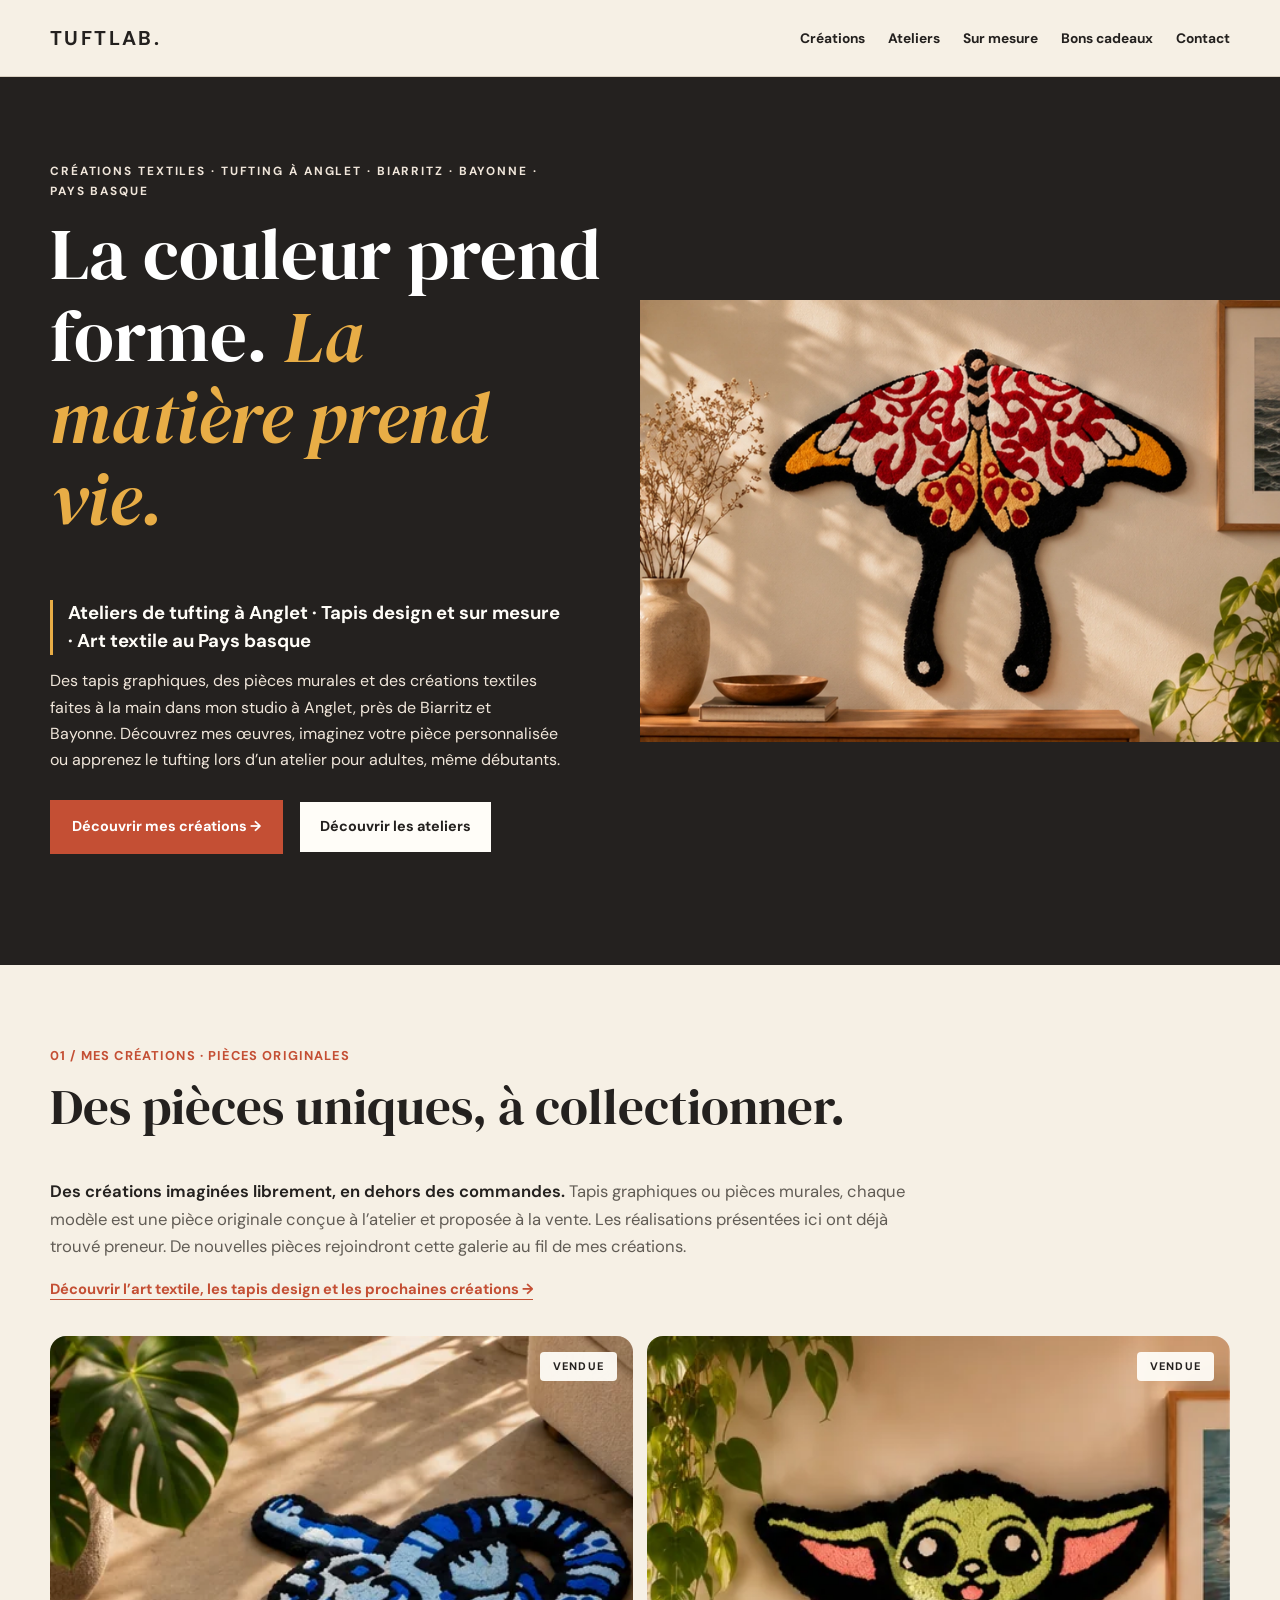
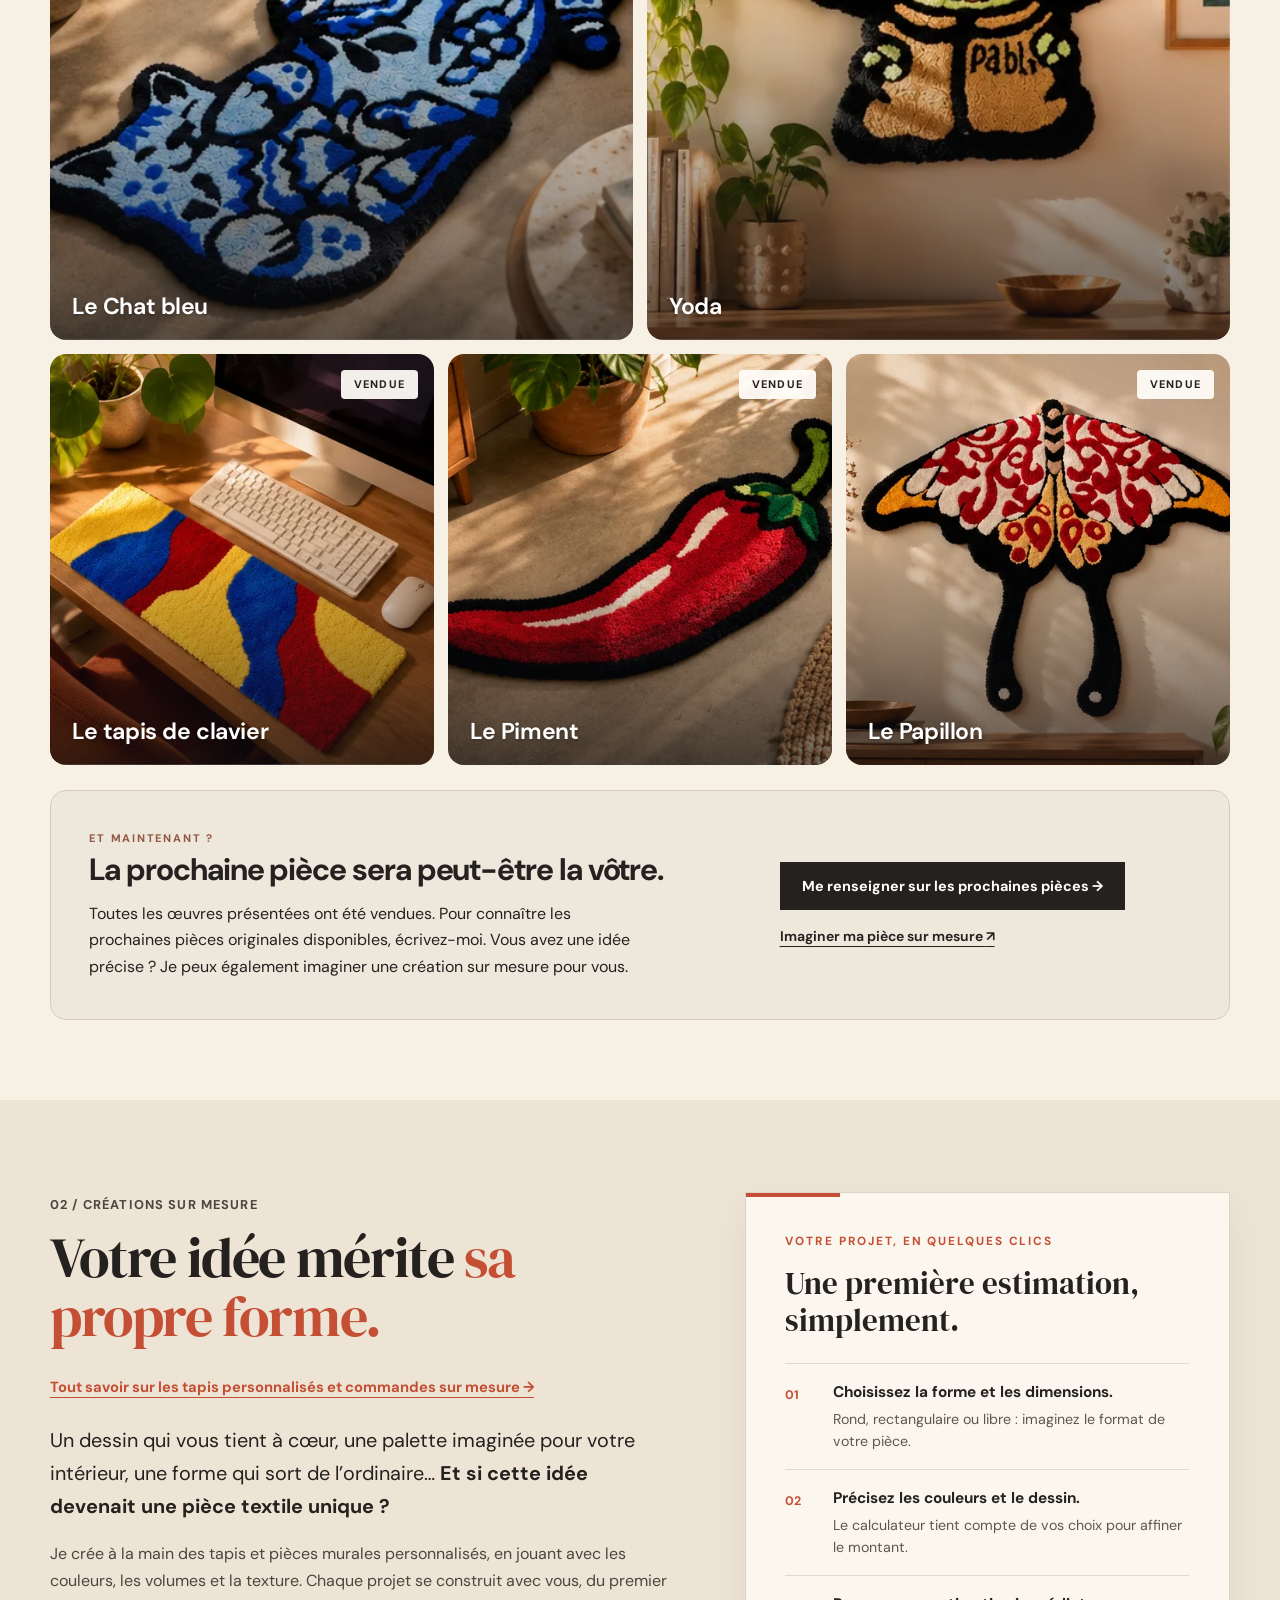
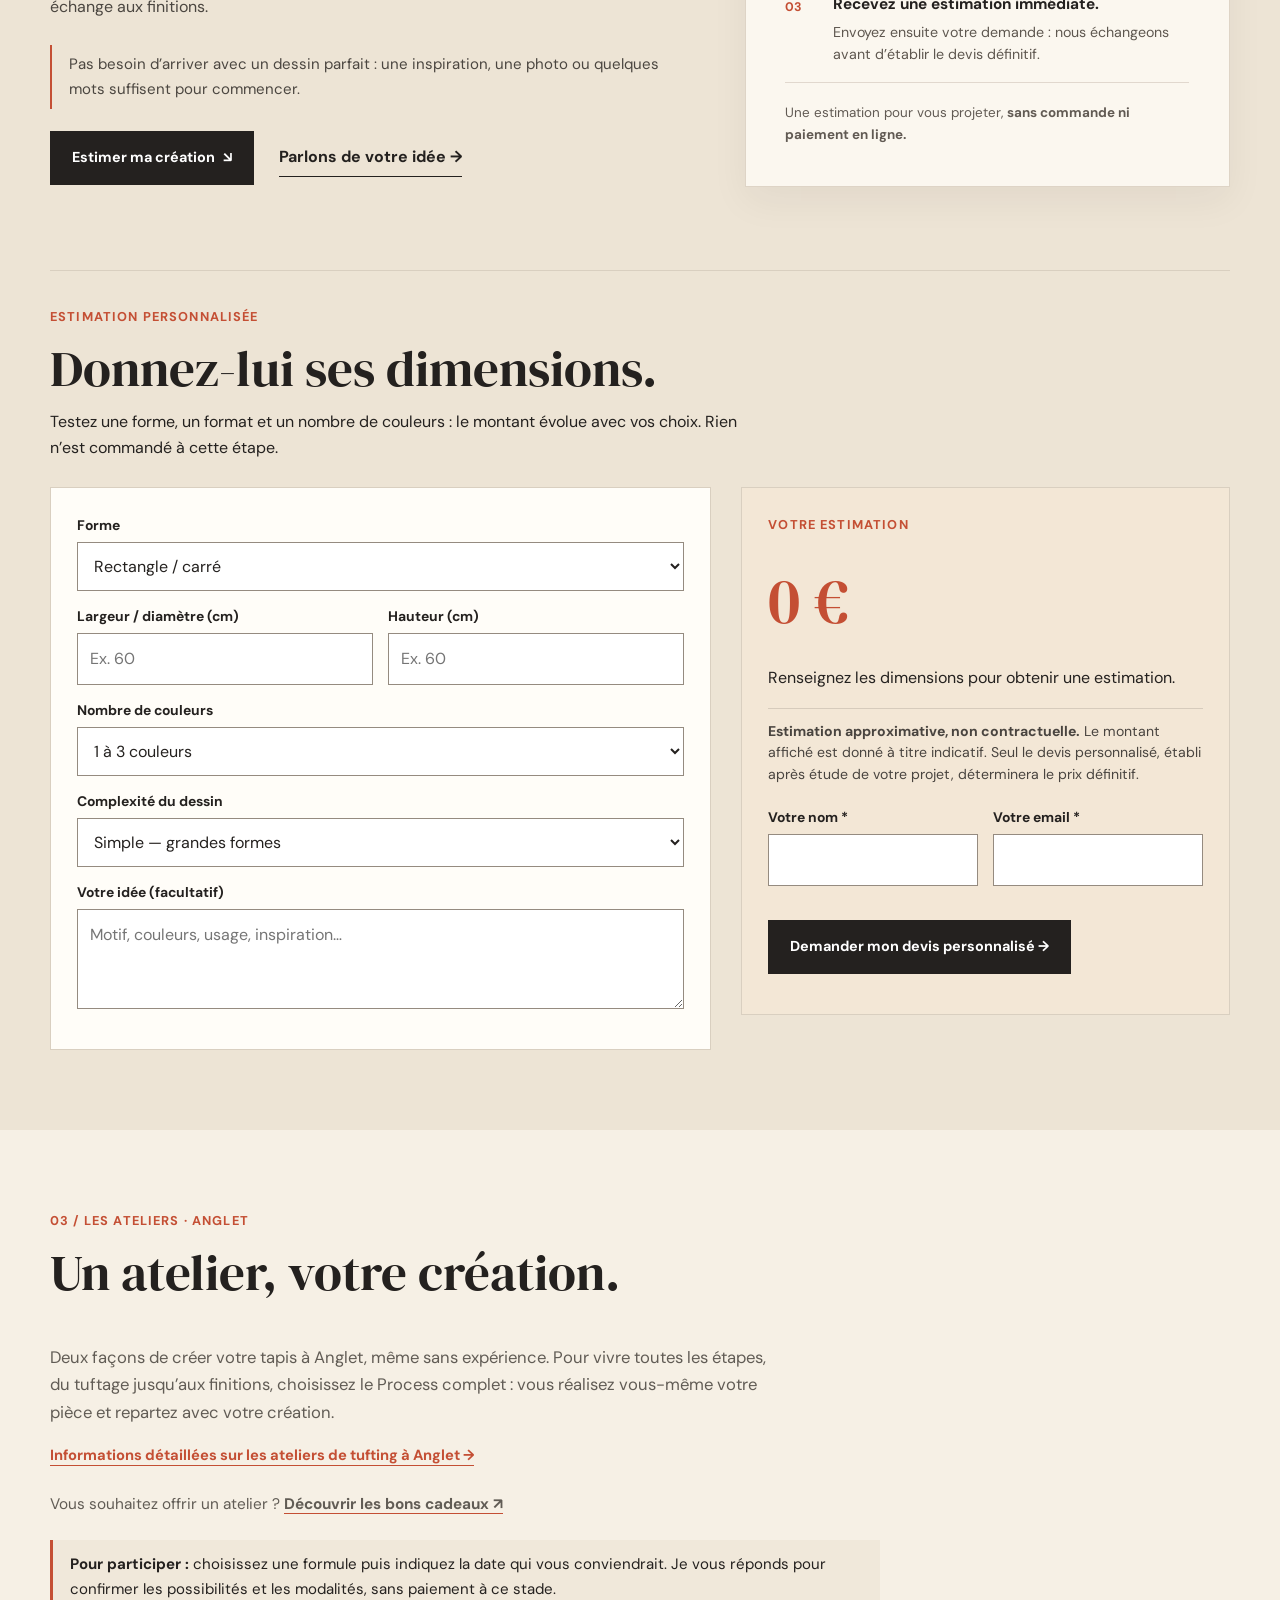
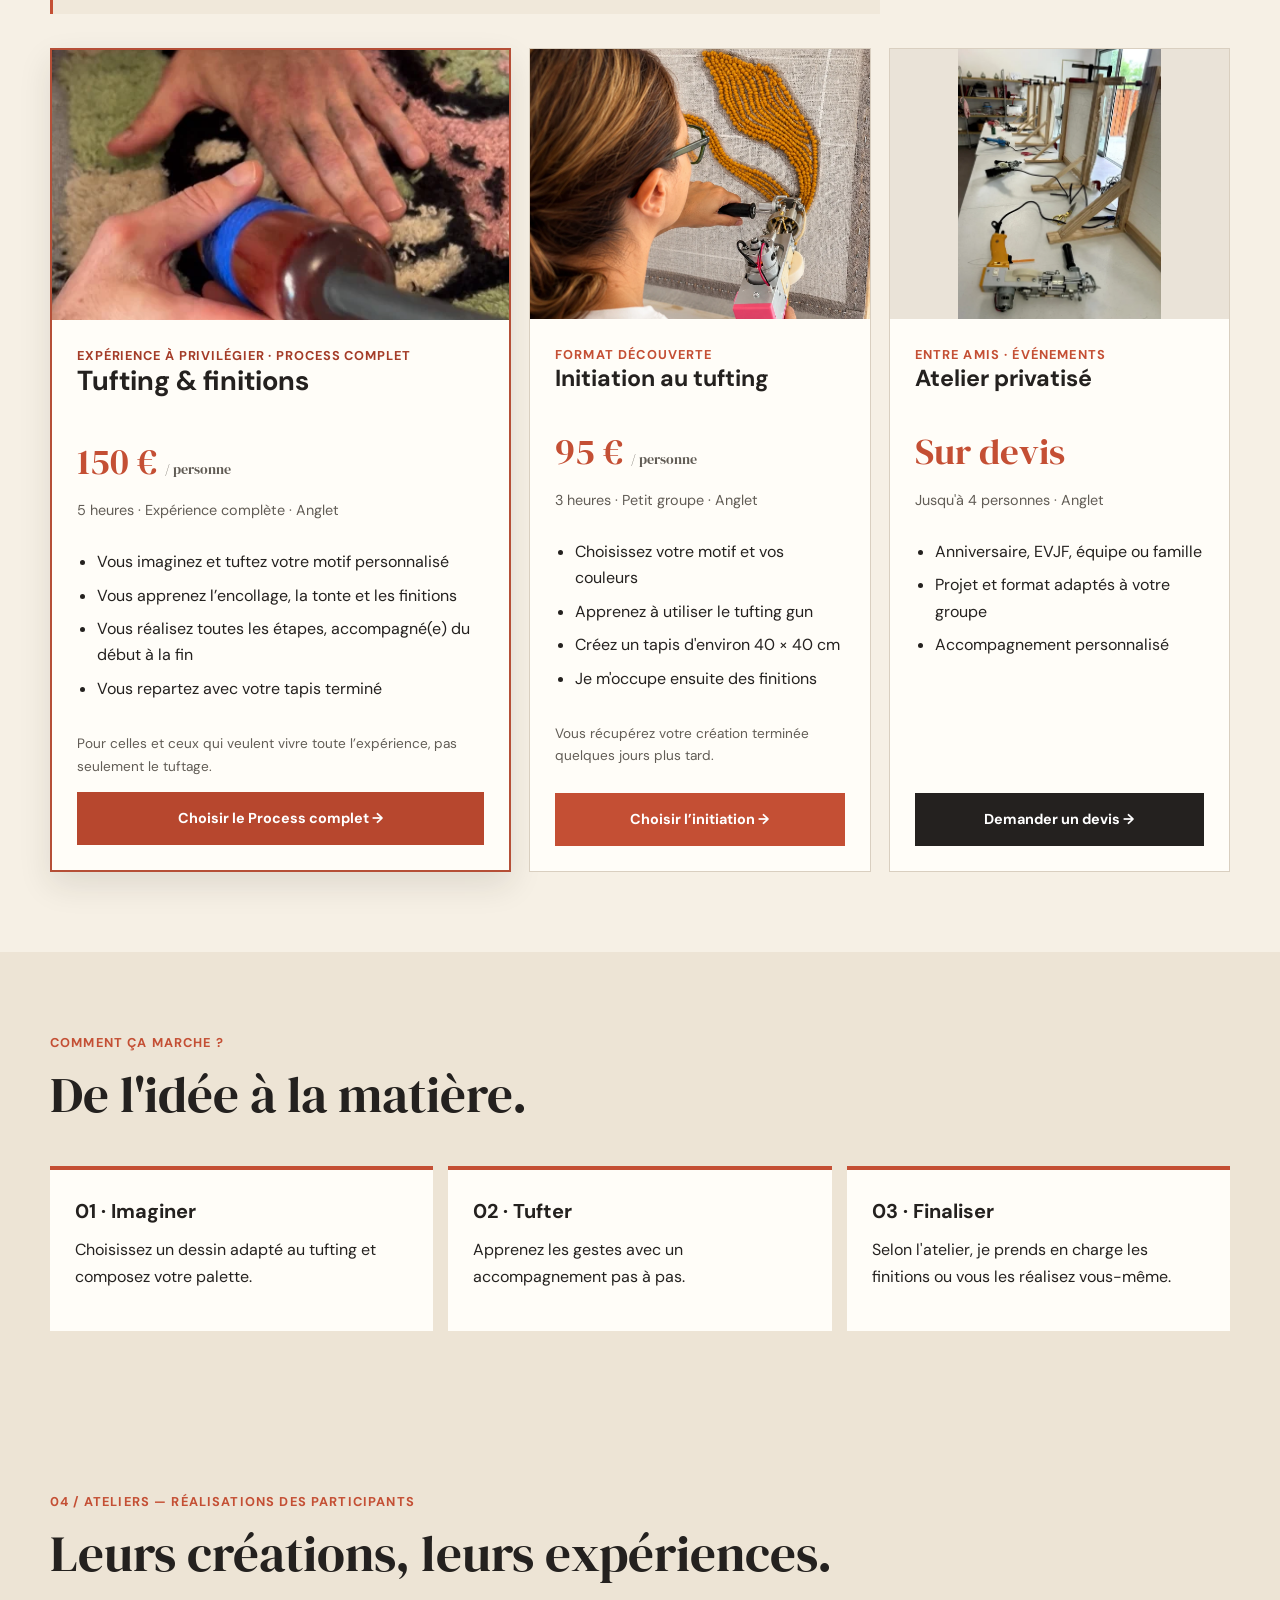
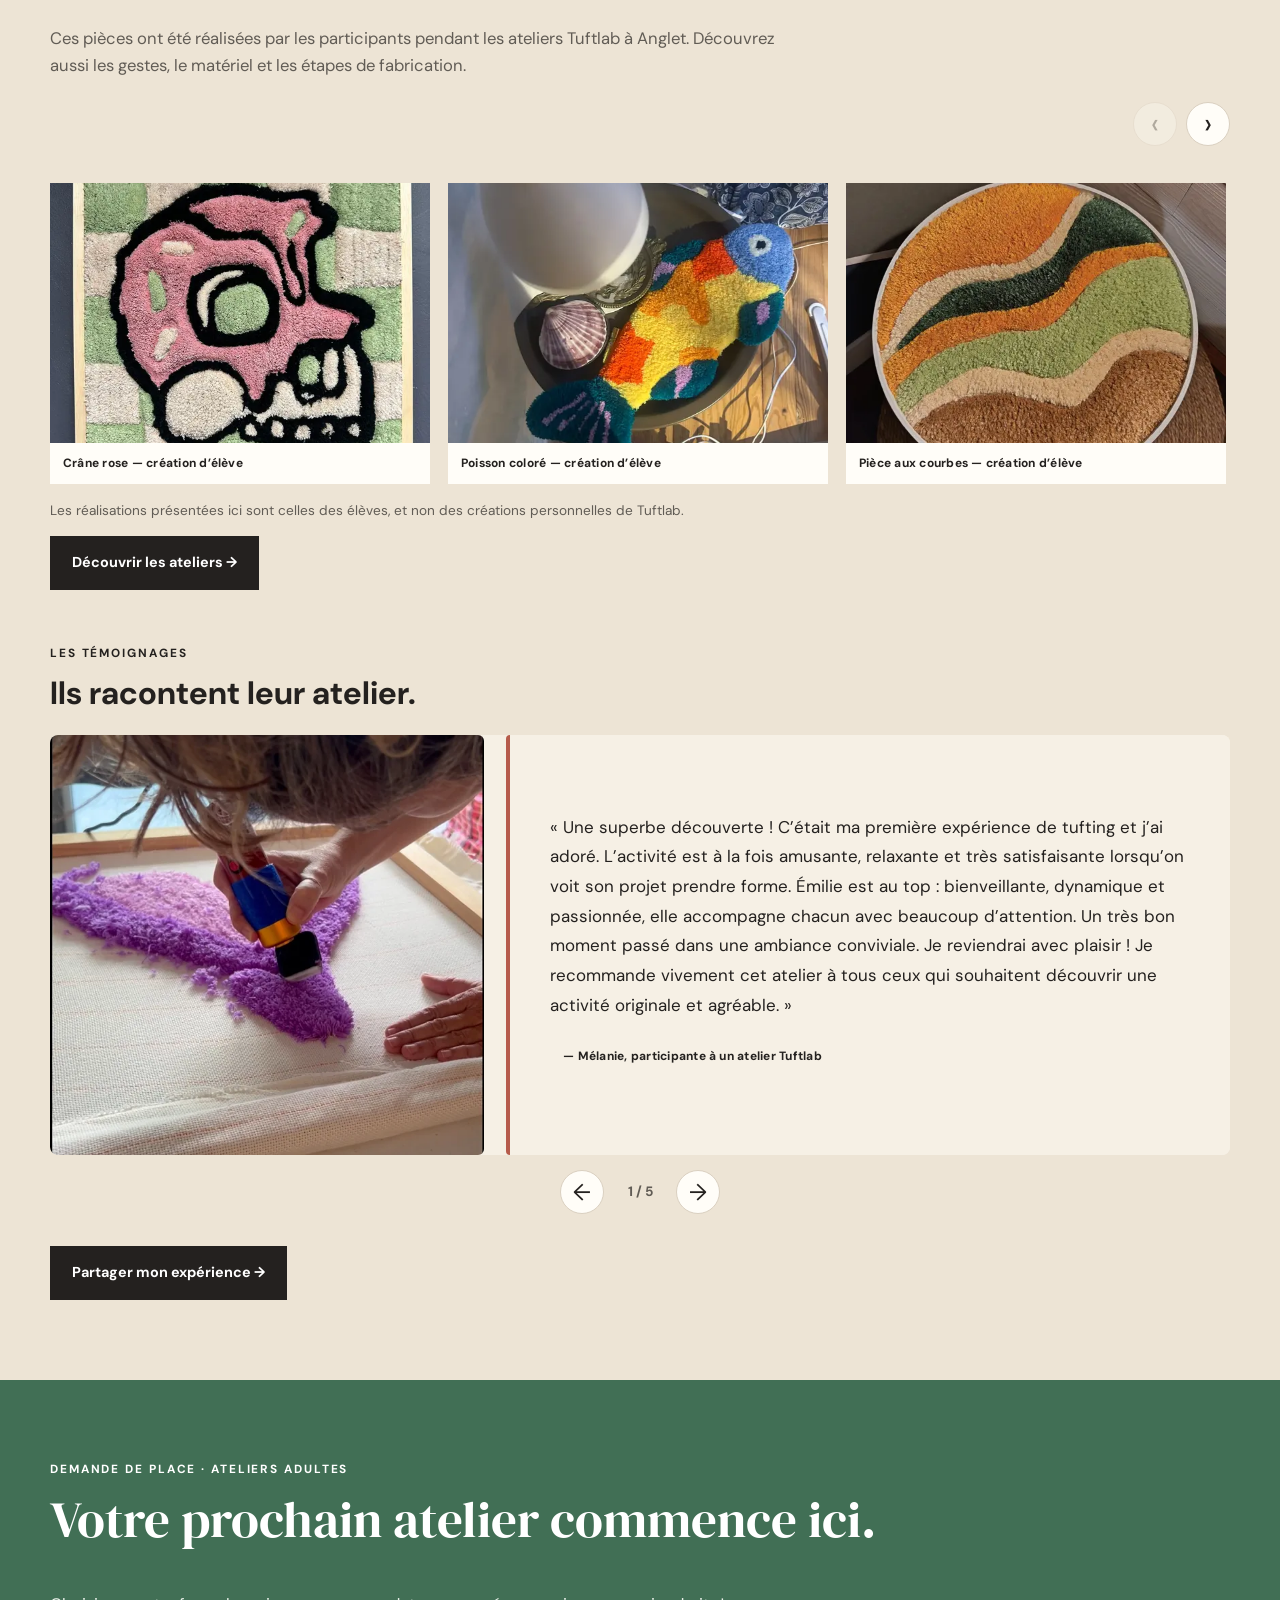
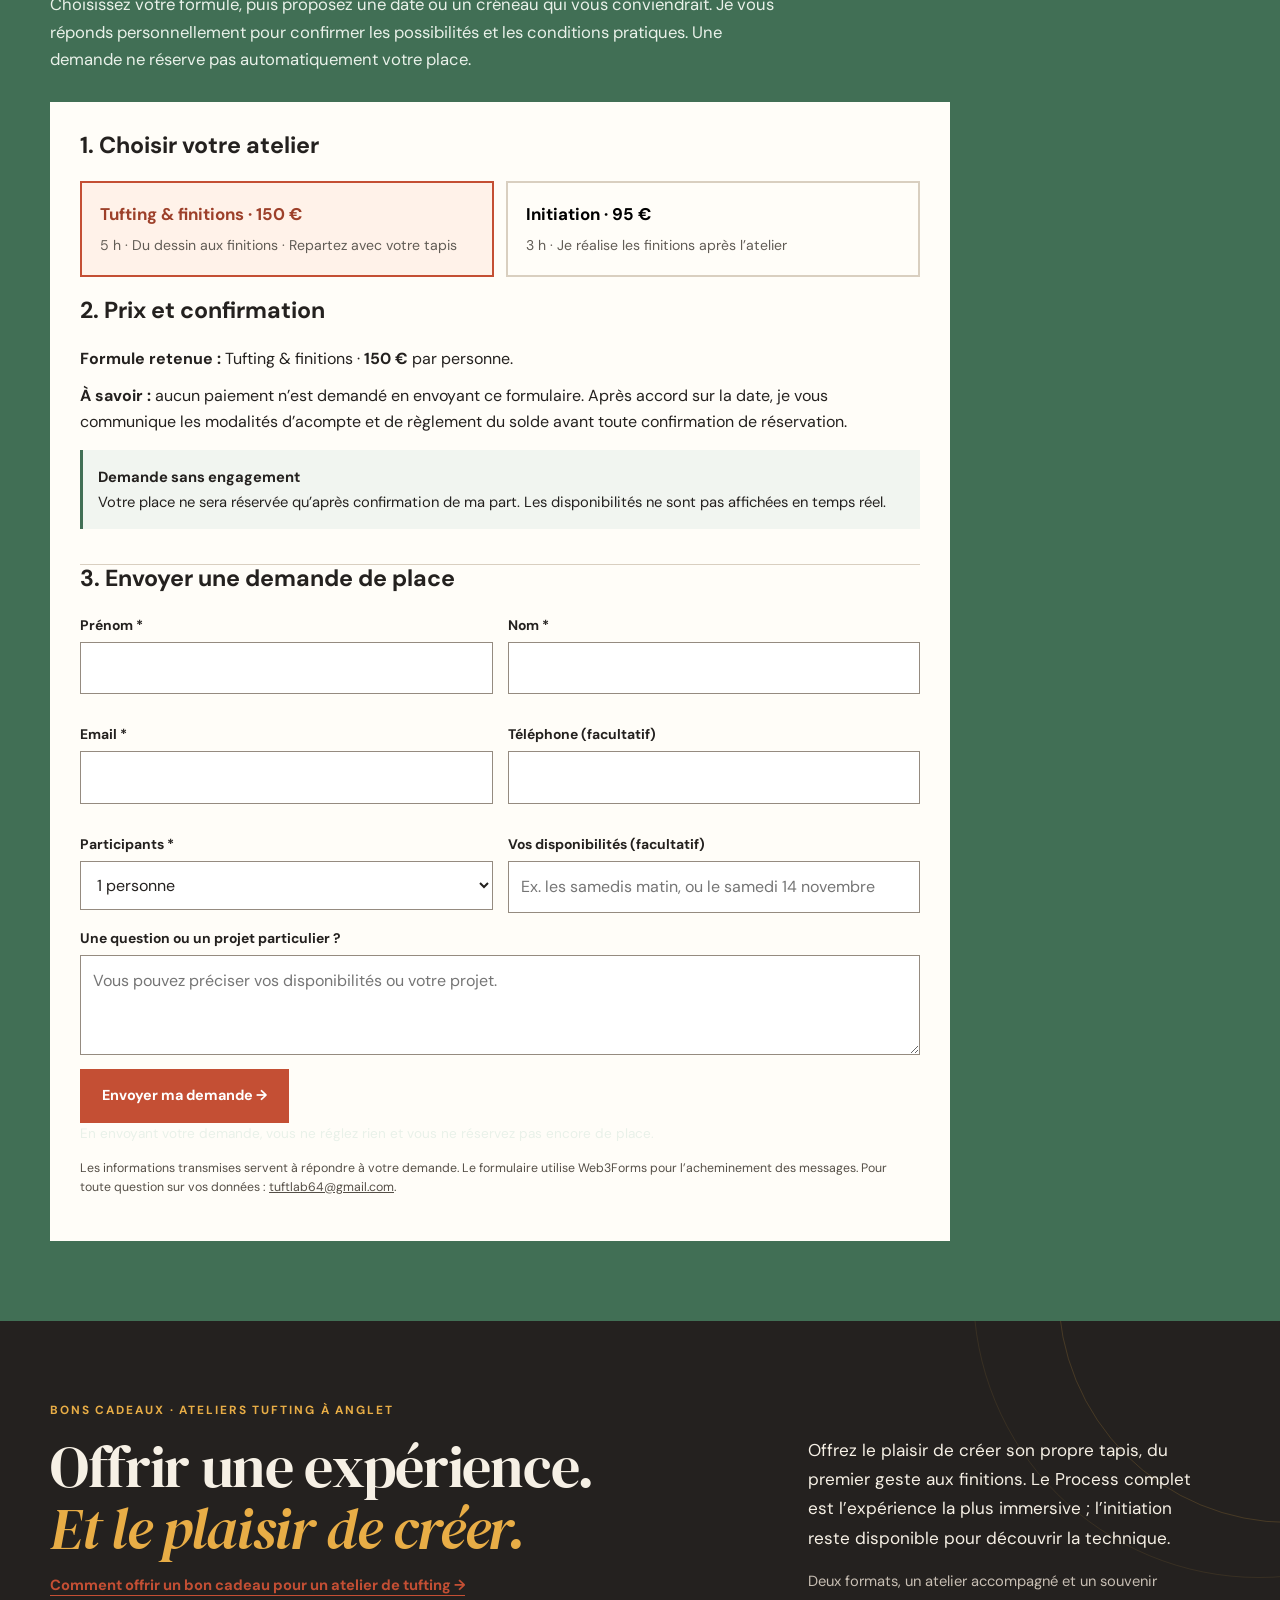
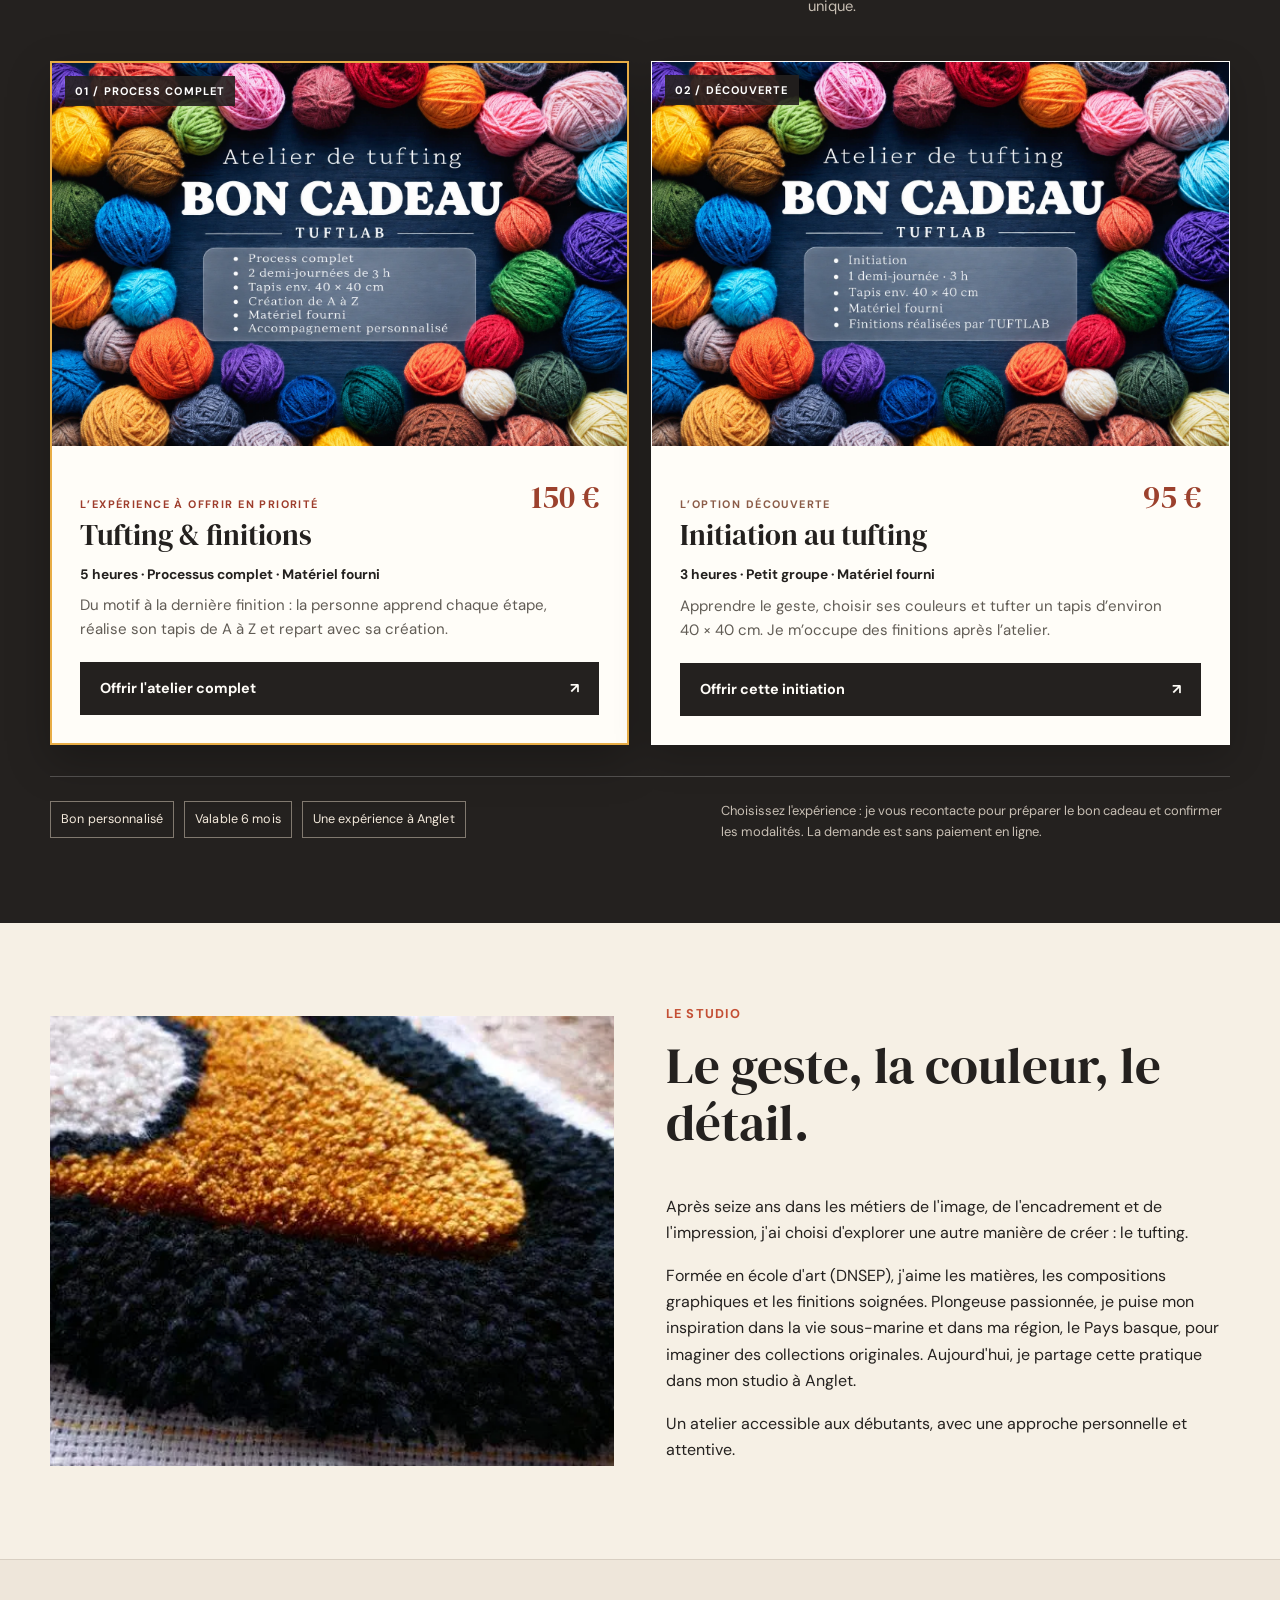
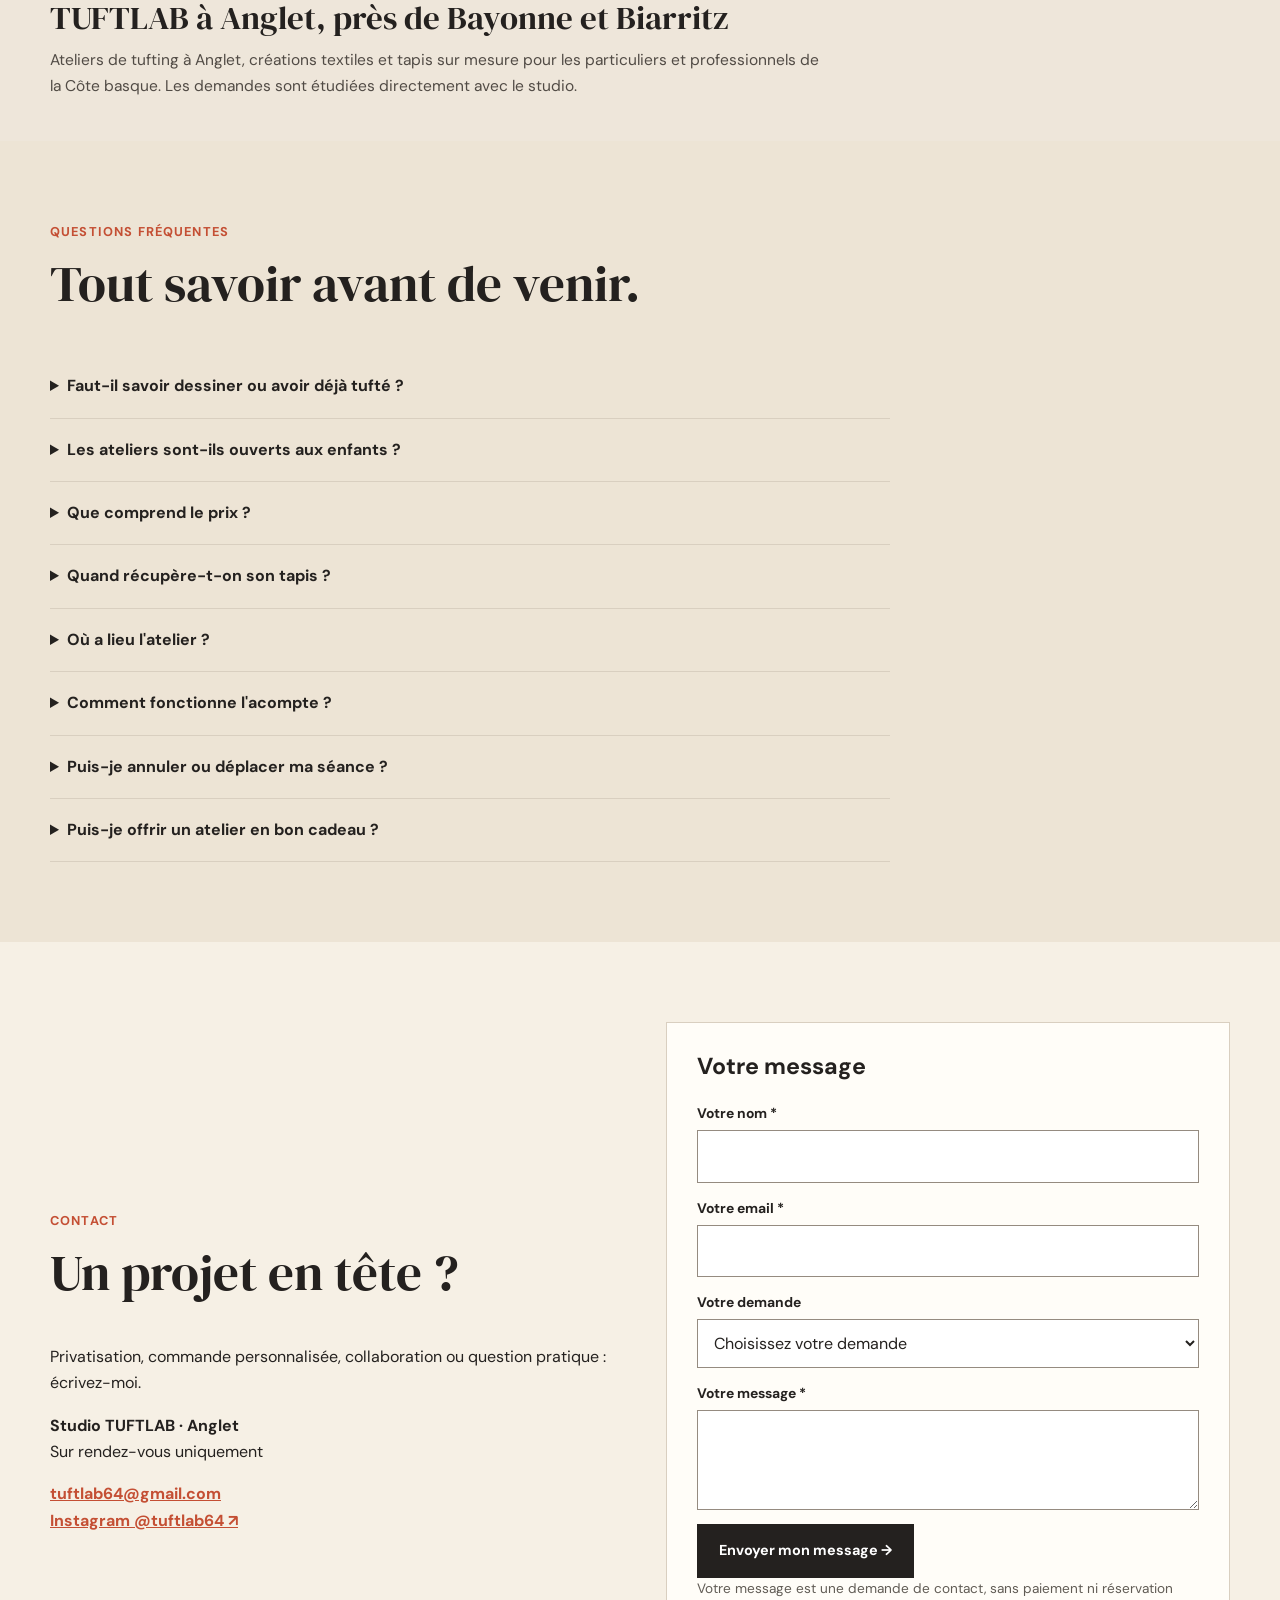
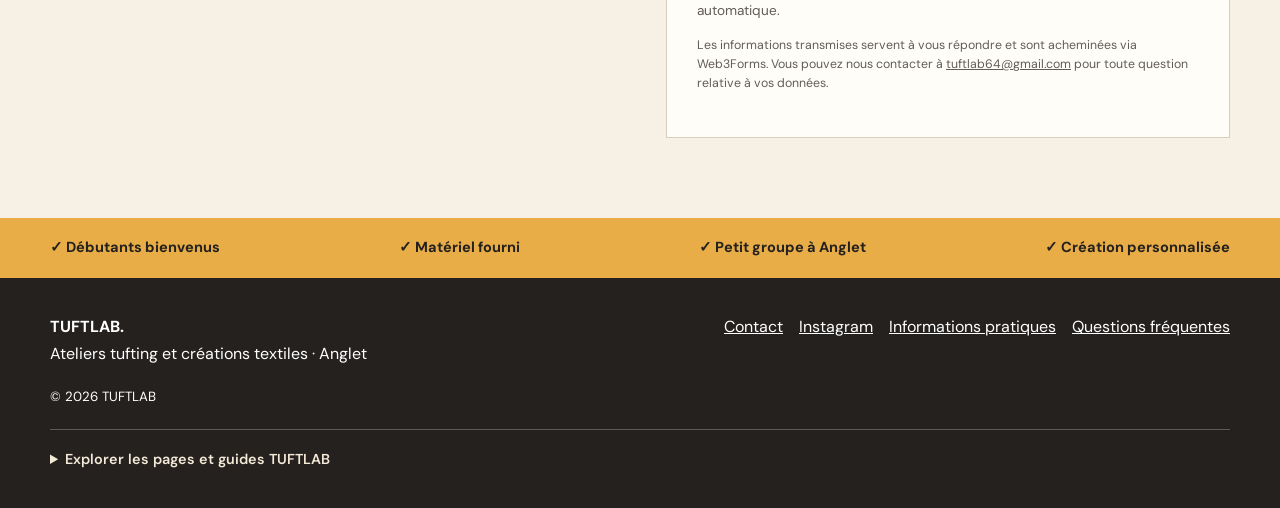
<file: index.html>
<!DOCTYPE html>

<html lang="fr"><head><meta charset="utf-8"/><meta content="width=device-width,initial-scale=1" name="viewport"/>
<title>TUFTLAB | Ateliers tufting, tapis sur mesure – Anglet, Biarritz, Bayonne</title>
<meta content="TUFTLAB à Anglet, près de Biarritz et Bayonne : ateliers de tufting pour adultes, tapis design et personnalisés, créations textiles originales et bons cadeaux." name="description"/>
<meta content="#24211f" name="theme-color"/><meta content="TUFTLAB — Ateliers tufting et tapis design au Pays basque" property="og:title"/><meta content="Ateliers tufting à Anglet, près de Biarritz et Bayonne, tapis sur mesure, pièces originales et bons cadeaux." property="og:description"/><meta content="website" property="og:type"/><meta content="fr_FR" property="og:locale"/>
<link href="https://fonts.googleapis.com" rel="preconnect"/><link crossorigin="" href="https://fonts.gstatic.com" rel="preconnect"/><link href="https://fonts.googleapis.com/css2?family=DM+Sans:wght@400;500;600;700&amp;family=DM+Serif+Display:ital@0;1&amp;display=swap" rel="stylesheet"/>
<style>
:root{--ink:#24211f;--cream:#f6f0e5;--paper:#fffdf8;--terra:#c44f34;--sage:#416f55;--gold:#e8ad46;--muted:#615c55;--line:#d9cfc0}*{box-sizing:border-box}html{scroll-behavior:smooth;scroll-padding-top:85px}body{margin:0;background:var(--cream);color:var(--ink);font:16px/1.65 'DM Sans',Arial,sans-serif}h1,h2,h3,p{margin-top:0}h1,h2,h3{line-height:1.12}h1,h2{font-family:'DM Serif Display',Georgia,serif;font-weight:400}h1{font-size:clamp(2.8rem,5.7vw,5.9rem)}h2{font-size:clamp(2.15rem,4vw,3.7rem)}h3{font-size:1.45rem}a{color:inherit}img{max-width:100%;display:block}button,input,select,textarea{font:inherit}button,a{touch-action:manipulation}a:focus-visible,button:focus-visible,input:focus-visible,select:focus-visible,textarea:focus-visible,summary:focus-visible{outline:3px solid var(--gold);outline-offset:3px}.wrap{width:min(1180px,calc(100% - 42px));margin:auto}.top{position:sticky;top:0;z-index:20;background:rgba(246,240,229,.97);border-bottom:1px solid var(--line)}.top .wrap{display:flex;align-items:center;justify-content:space-between;min-height:76px;gap:20px}.logo{font-weight:700;letter-spacing:.12em;font-size:1.25rem;text-decoration:none}.nav{display:flex;align-items:center;gap:23px}.nav a{font-size:.86rem;text-decoration:none;font-weight:700}.btn{display:inline-flex;align-items:center;justify-content:center;text-align:center;gap:8px;border:2px solid transparent;background:var(--terra);color:white;text-decoration:none;font-size:.9rem;font-weight:700;padding:13px 20px;min-height:48px;cursor:pointer}.btn:hover{filter:brightness(.92)}.btn.dark{background:var(--ink)}.btn.light{background:var(--paper);color:var(--ink);border-color:var(--ink)}.btn.disabled{background:#dad2c8;color:#5b554f;cursor:not-allowed}.menu-toggle{display:none;background:none;border:1px solid var(--ink);padding:7px 12px}.eyebrow{font-size:.74rem;font-weight:700;letter-spacing:.16em;text-transform:uppercase}.hero{background:var(--ink);color:white}.hero-grid{display:grid;grid-template-columns:1fr 1fr;min-height:610px}.hero-copy{padding:75px 6% 65px max(24px,calc((100vw - 1180px)/2));align-self:center}.hero-copy h1 em{color:var(--gold);font-weight:400}.hero-copy p{max-width:510px;color:#f0e6da}.hero-photo{width:100%;height:100%;max-height:700px;object-fit:cover}.hero-actions{display:flex;align-items:center;flex-wrap:wrap;gap:15px;margin:26px 0}.hero-price{font-weight:700}.facts{background:var(--gold);padding:18px 0}.facts .wrap{display:flex;justify-content:space-between;flex-wrap:wrap;gap:12px;font-weight:700;font-size:.91rem}.section{padding:80px 0}.section.alt{background:#ede4d5}.lead{max-width:730px;color:var(--muted);font-size:1.04rem}.cards{display:grid;grid-template-columns:repeat(3,minmax(0,1fr));gap:18px;margin-top:34px}.card{background:var(--paper);border:1px solid var(--line);display:flex;flex-direction:column}.card img{height:225px;width:100%;object-fit:cover}.card-content{padding:25px;display:flex;flex-direction:column;flex:1}.card .btn{margin-top:auto}.price{font-family:'DM Serif Display',Georgia,serif;font-size:2.3rem;color:var(--terra);margin:7px 0}.detail{color:var(--muted);font-size:.9rem}.check{padding-left:20px;margin:12px 0 24px}.check li{margin-bottom:7px}.note{font-size:.85rem;color:var(--muted)}.split{display:grid;grid-template-columns:1fr 1fr;gap:52px;align-items:center}.split img{width:100%;height:450px;object-fit:cover}.steps{display:grid;grid-template-columns:repeat(3,1fr);gap:15px;margin-top:30px}.step{padding:25px;background:var(--paper);border-top:4px solid var(--terra)}.step strong{display:block;font-size:1.25rem;margin-bottom:9px}.booking{background:var(--sage);color:white}.booking .lead,.booking .note{color:#e9f1e9}.booking-box{background:var(--paper);color:var(--ink);padding:30px;max-width:900px;margin-top:28px}.booking-options{display:grid;grid-template-columns:1fr 1fr;gap:12px}.booking-choice{display:flex;flex-direction:column;gap:5px;border:2px solid var(--line);background:var(--paper);padding:18px;text-align:left;cursor:pointer}.booking-choice[aria-pressed=true]{border-color:var(--terra);background:#fff2e9}.booking-choice strong{font-size:1.06rem}.booking-choice span{font-size:.88rem;color:var(--muted)}.booking-details{padding:20px 0;border-bottom:1px solid var(--line)}.booking-details p{margin:0 0 10px}.form-grid{display:grid;grid-template-columns:1fr 1fr;gap:15px}.field{display:flex;flex-direction:column;gap:5px;margin-bottom:14px}.field label{font-weight:700;font-size:.87rem}.field input,.field textarea,.field select{width:100%;padding:12px;border:1px solid #958b80;background:#fff;color:var(--ink);border-radius:0}.field textarea{min-height:100px}.small{font-size:.84rem}.status{background:#fff2e9;padding:15px;border-left:4px solid var(--terra);margin:15px 0}.status strong{display:block}.inline-link{color:var(--terra);font-weight:700}.gallery{display:grid;grid-template-columns:repeat(5,1fr);gap:12px;margin-top:30px}.gallery figure{margin:0;background:var(--paper)}.gallery img{height:200px;width:100%;object-fit:cover}.gallery figcaption{font-size:.85rem;padding:10px 12px;font-weight:700}.faq{max-width:840px;margin-top:28px}.faq details{border-bottom:1px solid var(--line);padding:18px 0}.faq summary{cursor:pointer;font-weight:700}.faq p{margin:12px 0 0;color:var(--muted)}.callout{padding:26px;background:var(--gold);margin-top:28px}.footer{background:var(--ink);color:white;padding:36px 0}.footer .wrap{display:flex;flex-wrap:wrap;justify-content:space-between;gap:20px}.footer a{color:#fff}.subnav{display:flex;gap:16px;flex-wrap:wrap}.tag{color:var(--terra);font-weight:700;font-size:.8rem;text-transform:uppercase;letter-spacing:.09em}.contact-box{background:var(--paper);padding:30px;border:1px solid var(--line)}.devis-form{display:grid;grid-template-columns:1fr 1fr;gap:15px}.devis-form .full{grid-column:1/-1}.skip{position:absolute;left:-9999px;top:0;background:white;color:black;padding:10px}.skip:focus{left:10px;z-index:100}.mobile-sticky{display:none}#booking-feedback{display:none}#booking-feedback.visible{display:block}@media(max-width:980px){.nav{gap:12px}.nav a{font-size:.78rem}.cards{grid-template-columns:1fr 1fr}.cards .card:last-child{grid-column:1/-1}.gallery{grid-template-columns:repeat(3,1fr)}}@media(max-width:720px){.top .wrap{min-height:66px}.menu-toggle{display:block}.nav{display:none;position:absolute;top:65px;left:0;right:0;background:var(--cream);padding:20px;box-shadow:0 10px 25px #0002;flex-direction:column;align-items:stretch}.nav.open{display:flex}.hero-grid,.split{grid-template-columns:1fr}.hero-copy{padding:52px 22px}.hero-photo{height:300px;grid-row:1}.facts .wrap{justify-content:center}.section{padding:56px 0}.cards,.steps,.booking-options,.form-grid,.devis-form{grid-template-columns:1fr}.cards .card:last-child{grid-column:auto}.gallery{grid-template-columns:1fr 1fr}.gallery img{height:160px}.split img{height:300px}.booking-box,.contact-box{padding:20px}.mobile-sticky{display:block;position:fixed;bottom:0;left:0;right:0;z-index:19;background:var(--paper);padding:9px 14px;border-top:1px solid var(--line)}.mobile-sticky .btn{width:100%}body{padding-bottom:68px}}
@media(prefers-reduced-motion:reduce){html{scroll-behavior:auto}}



/* Précision sur la portée du prix calculé */
.calc-disclaimer{font-size:.88rem;line-height:1.55;color:var(--ink);opacity:.82;margin:14px 0 20px;padding:12px 0 0;border-top:1px solid rgba(36,33,31,.17)}
.calc-disclaimer strong{font-weight:700;opacity:1}
</style><style>#galerie-ateliers .gallery{margin-top:32px}#galerie-ateliers figure{position:relative;overflow:hidden}#galerie-ateliers figcaption{padding:11px 13px;font-size:12px;letter-spacing:.02em}#galerie-ateliers img{object-fit:cover;width:100%;aspect-ratio:1/1}#galerie .eyebrow,#galerie-ateliers .eyebrow{font-weight:700}</style><style>#galerie .gallery img[alt="Le Piment — création Tuftlab terminée, vue de face"]{object-fit:contain;background:#eee8df;padding:5px}</style><style>
/* Direction artistique : image d’accueil réelle, cadrage intentionnel */
.hero-grid{grid-template-columns:minmax(0,0.93fr) minmax(0,1.07fr);min-height:610px}
.hero-grid>div:last-child{position:relative;min-height:0;overflow:hidden;background:#e6dfd4}
.hero-photo{display:block;width:100%;height:100%;max-height:none;object-fit:cover;object-position:50% 48%;filter:saturate(.92) contrast(1.03)}
.hero-copy{padding-top:85px;padding-bottom:85px}
@media(max-width:760px){.hero-grid{display:flex;flex-direction:column}.hero-grid>div:last-child{min-height:0;height:390px;order:-1}.hero-photo{height:100%;object-position:center 40%}.hero-copy{padding:42px 24px 48px}}
</style><style>
/* TUFTLAB — restored motion and editorial imagery */
html{scroll-behavior:smooth;scroll-padding-top:86px}
#ateliers .card img{display:block;width:100%;height:245px;transition:transform .55s cubic-bezier(.2,.7,.2,1);}
#ateliers .card{overflow:hidden;transition:transform .3s ease,box-shadow .3s ease}
#ateliers .card:hover{transform:translateY(-5px);box-shadow:0 15px 36px rgba(20,20,20,.12)}
#ateliers .card:hover img{transform:scale(1.025)}
@keyframes tuftReveal{from{opacity:0;transform:translateY(24px)}to{opacity:1;transform:translateY(0)}}
.reveal-ready{opacity:0;transform:translateY(24px)}
.reveal-ready.is-visible{animation:tuftReveal .7s ease both}
a,button{transition:background-color .22s,color .22s,transform .22s}
a:focus-visible,button:focus-visible,input:focus-visible,textarea:focus-visible{outline:3px solid #c15c43;outline-offset:3px}
@media(prefers-reduced-motion:reduce){html{scroll-behavior:auto}.reveal-ready{opacity:1;transform:none}.reveal-ready.is-visible{animation:none}#ateliers .card:hover{transform:none}}
</style><style>/* Cartes expériences : orientation corrigée, photo entière visible */
#ateliers .card img{height:270px;width:100%;object-fit:contain;object-position:center;background:#eeeae3}
@media(max-width:650px){#ateliers .card img{height:235px}}
</style><style>
#calculateur-sur-mesure{margin-top:55px;padding-top:35px;border-top:1px solid var(--line)}
.calc-head{max-width:700px;margin-bottom:25px}.calc-grid{display:grid;grid-template-columns:1.15fr .85fr;gap:30px;align-items:start}
.calc-fields,.calc-result{padding:26px;background:var(--paper);border:1px solid var(--line)}
.calc-result{position:sticky;top:95px;background:#f3e7d6}
.calc-amount{font-family:'DM Serif Display',Georgia,serif;font-size:clamp(2.7rem,5vw,4.2rem);margin:12px 0;color:var(--terra)}
.calc-result .btn{margin-top:20px;max-width:100%;white-space:normal}
@media(max-width:720px){.calc-grid{grid-template-columns:1fr}.calc-result{position:static}.calc-fields,.calc-result{padding:20px}}
</style><style>
#sur-mesure .custom-lookbook{display:grid;grid-template-columns:repeat(6,minmax(0,1fr));gap:9px;align-self:start;min-width:0}
#sur-mesure .lookbook-tile{grid-column:span 2;aspect-ratio:1.08;border:0;padding:0;cursor:zoom-in;overflow:hidden;background:#e8dfd4;border-radius:3px}
#sur-mesure .lookbook-tile:nth-child(n+4){grid-column:span 3;aspect-ratio:1.5}
#sur-mesure .lookbook-tile img{width:100%;height:100%;object-fit:cover;display:block;transition:transform .4s ease}
#sur-mesure .lookbook-tile:hover img{transform:scale(1.045)}
.lookbook-modal[hidden]{display:none!important}.lookbook-modal{position:fixed;inset:0;z-index:99999;background:rgba(13,13,13,.94);display:flex;align-items:center;justify-content:center;padding:60px 65px}
.lookbook-modal img{max-width:100%;max-height:calc(100vh - 130px);object-fit:contain}
.lookbook-modal button{position:absolute;color:white;border:0;background:rgba(255,255,255,.12);cursor:pointer;font-size:38px;width:48px;height:48px;border-radius:50%}
.lookbook-close{top:16px;right:18px}.lookbook-prev{left:12px;top:50%}.lookbook-next{right:12px;top:50%}
.lookbook-counter{position:absolute;bottom:13px;color:white;font-size:13px;letter-spacing:.08em}
@media(max-width:680px){#sur-mesure .custom-lookbook{gap:6px}.lookbook-modal{padding:58px 35px}.lookbook-modal button{width:34px;height:34px;font-size:28px}}
</style><style>
/* Portfolio editorial: original creations in styled interiors */
#galerie .portfolio-lookbook{display:grid;grid-template-columns:repeat(6,minmax(0,1fr));gap:14px;margin-top:34px}
#galerie .portfolio-lookbook .lookbook-tile{grid-column:span 2;position:relative;min-width:0;min-height:270px;overflow:hidden;border-radius:16px;background:#eae4d9;cursor:zoom-in;padding:0;border:0}
#galerie .portfolio-lookbook .lookbook-tile:nth-child(1),#galerie .portfolio-lookbook .lookbook-tile:nth-child(2){grid-column:span 3;min-height:390px}
#galerie .portfolio-lookbook .lookbook-tile img{display:block;width:100%;height:100%;object-fit:cover;transition:transform .4s ease}
#galerie .portfolio-lookbook .lookbook-tile:hover img{transform:scale(1.035)}
#galerie .portfolio-lookbook .lookbook-tile:focus-visible{outline:3px solid #222;outline-offset:3px}
#galerie .portfolio-cta{margin-top:30px;display:flex;align-items:center;justify-content:space-between;gap:24px;flex-wrap:wrap}
#galerie .portfolio-cta p{margin:0;max-width:560px}
#sur-mesure .custom-intro{display:block}
#sur-mesure .custom-intro>div:first-child{max-width:780px}
@media(max-width:760px){#galerie .portfolio-lookbook{grid-template-columns:repeat(2,minmax(0,1fr));gap:10px}#galerie .portfolio-lookbook .lookbook-tile,#galerie .portfolio-lookbook .lookbook-tile:nth-child(1),#galerie .portfolio-lookbook .lookbook-tile:nth-child(2){grid-column:span 1;min-height:230px}#galerie .portfolio-lookbook .lookbook-tile:first-child{grid-column:span 2;min-height:310px}#galerie .portfolio-cta{align-items:flex-start;flex-direction:column}}
@media(max-width:420px){#galerie .portfolio-lookbook .lookbook-tile{min-height:170px!important}#galerie .portfolio-lookbook .lookbook-tile:first-child{min-height:245px!important}}
</style><style id="back-to-top-style">#back-to-top{position:fixed;right:22px;bottom:22px;z-index:9000;width:48px;height:48px;border:1px solid rgba(0,0,0,.12);border-radius:50%;background:#20251f;color:#fff;font-size:26px;line-height:1;display:flex;align-items:center;justify-content:center;cursor:pointer;box-shadow:0 5px 20px rgba(0,0,0,.18);opacity:0;visibility:hidden;transform:translateY(12px);transition:opacity .25s,transform .25s,visibility .25s}#back-to-top.is-visible{opacity:1;visibility:visible;transform:translateY(0)}#back-to-top:focus-visible{outline:3px solid #d5a86b;outline-offset:3px}@media(max-width:600px){#back-to-top{right:14px;bottom:16px;width:44px;height:44px;font-size:24px}}@media(prefers-reduced-motion:reduce){#back-to-top{transition:none}}</style><style>
/* Accueil : photo nette, cadrage adaptatif sans recadrage des créations */
#haut .hero-grid{display:grid;grid-template-columns:minmax(0,1fr) minmax(0,1fr);min-height:0;align-items:stretch}
#haut .hero-photo{display:block;width:100%;height:100%;max-height:none;min-height:0;object-fit:contain;object-position:center center;background:#e8d0b8;filter:none}
#haut .hero-copy{min-width:0;align-self:center}
@media(max-width:820px){
 #haut .hero-grid{display:flex;flex-direction:column}
 #haut .hero-photo{order:-1;width:100%;height:auto;min-height:0;max-height:none;object-fit:contain;background:#e8d0b8}
 #haut .hero-copy{padding:38px 24px 44px}
}
@media(min-width:821px) and (max-width:1100px){#haut .hero-photo{min-height:480px}}
</style><style>.atelier-gallery figure[role="button"]{cursor:zoom-in}.atelier-gallery figure[role="button"]:focus-visible{outline:3px solid #e88956;outline-offset:4px}#atelier-modal img{max-width:calc(100vw - 110px);max-height:calc(100vh - 110px);width:auto;height:auto;object-fit:contain}</style><style>
/* Diaporama discret de l'accueil : photos entières, fondu lent. */
#haut .tuftlab-hero-slideshow{position:relative;min-width:0;width:100%;align-self:center;isolation:isolate;background:#e8d0b8;overflow:hidden}
/* Correction : le beige venait aussi du fond de chaque image (.hero-photo).
   Les zones hors photo doivent laisser voir le fond animé du conteneur. */
#haut .tuftlab-hero-slideshow .hero-slide.hero-photo{background:transparent!important;background-color:transparent!important}
#haut .hero-grid>div.tuftlab-hero-slideshow:last-child{background-color:#e8d0b8;animation:tuftlabFondPhotos 16s ease-in-out infinite}
/* Le hors-format passe du beige au fond sombre de la section accueil (var(--ink)) lorsque le chat apparait. */
#haut .tuftlab-hero-slideshow{animation:tuftlabFondPhotos 16s ease-in-out infinite}
@keyframes tuftlabFondPhotos{0%,37.5%{background-color:#e8d0b8}50%,87.5%{background-color:var(--ink)}100%{background-color:#e8d0b8}}
@media(prefers-reduced-motion:reduce){#haut .tuftlab-hero-slideshow{animation:none!important;background-color:#e8d0b8}}
#haut .tuftlab-hero-slideshow .hero-slide{display:block;width:100%;height:auto!important;max-height:none!important;min-height:0!important;object-fit:contain!important;object-position:center!important;filter:none!important;}
#haut .tuftlab-hero-slideshow .hero-slide-cat{position:absolute;inset:0;width:100%;height:100%!important;object-fit:contain!important;opacity:0;animation:tuftlabCatFade 16s ease-in-out infinite;}
#haut .tuftlab-hero-slideshow .hero-slide-butterfly{animation:tuftlabButterflyFade 16s ease-in-out infinite;}
@keyframes tuftlabButterflyFade{0%,37.5%{opacity:1}50%,87.5%{opacity:0}100%{opacity:1}}
@keyframes tuftlabCatFade{0%,37.5%{opacity:0}50%,87.5%{opacity:1}100%{opacity:0}}
@media(prefers-reduced-motion:reduce){#haut .tuftlab-hero-slideshow .hero-slide{animation:none!important}#haut .tuftlab-hero-slideshow .hero-slide-cat{opacity:0}}
</style><style>
/* Carrousel manuel des créations des participants */
.atelier-carousel{position:relative;margin-top:22px}
.atelier-carousel .atelier-gallery{display:flex!important;flex-wrap:nowrap!important;gap:18px!important;overflow-x:auto;scroll-snap-type:x mandatory;scroll-behavior:smooth;scrollbar-width:none;overscroll-behavior-x:contain;padding:5px 2px 16px}
.atelier-carousel .atelier-gallery::-webkit-scrollbar{display:none}
.atelier-carousel .atelier-gallery figure{flex:0 0 calc((100% - 36px)/3);min-width:0;scroll-snap-align:start;overflow:hidden}
.atelier-carousel .atelier-gallery img{display:block;width:100%;height:260px;object-fit:cover}
.atelier-carousel .atelier-carousel-controls{display:flex;justify-content:flex-end;gap:9px;margin-bottom:12px}
.atelier-carousel .atelier-carousel-controls button{border:1px solid var(--line);background:var(--paper);color:var(--ink);border-radius:50%;width:44px;height:44px;font-size:30px;line-height:1;cursor:pointer}
.atelier-carousel .atelier-carousel-controls button:hover:not(:disabled){background:var(--ink);color:white}
.atelier-carousel .atelier-carousel-controls button:disabled{opacity:.3;cursor:default}
@media(max-width:850px){.atelier-carousel .atelier-gallery figure{flex-basis:calc((100% - 18px)/2)}}
@media(max-width:600px){.atelier-carousel .atelier-gallery figure{flex-basis:100%}.atelier-carousel .atelier-gallery img{height:310px}}
@media(prefers-reduced-motion:reduce){.atelier-carousel .atelier-gallery{scroll-behavior:auto}}
</style><style id="tuftlab-gift-design">
/* Bons cadeaux — présentation éditoriale, à la fois lisible et adaptée au mobile. */
.atelier-gift-pointer{font-size:.96rem;margin:8px 0 0;color:#615c55}
.atelier-gift-pointer a{font-weight:700;text-decoration:underline;text-decoration-color:#c44f34;text-underline-offset:4px}
.gift-section{background:#24211f;color:#f6f0e5;position:relative;overflow:hidden;scroll-margin-top:84px}
.gift-section::before{content:"";position:absolute;width:460px;height:460px;right:-240px;top:-260px;border:1px solid rgba(232,173,70,.18);border-radius:50%;pointer-events:none}
.gift-section::after{content:"";position:absolute;width:570px;height:570px;right:-265px;top:-315px;border:1px solid rgba(232,173,70,.1);border-radius:50%;pointer-events:none}
.gift-wrap{position:relative;z-index:1}
.gift-intro{display:grid;grid-template-columns:minmax(0,1.25fr) minmax(0,.75fr);gap:55px;align-items:end;margin-bottom:38px}
.gift-eyebrow{color:#e8ad46;margin-bottom:16px}
.gift-intro h2{font-size:clamp(2.55rem,4.5vw,4.6rem);letter-spacing:-.023em;line-height:1.07;margin:0}
.gift-intro h2 em{font-weight:400;color:#e8ad46}
.gift-intro-copy{max-width:390px;padding-bottom:4px}
.gift-intro-copy p{color:#f6f0e5;font-size:1.07rem;line-height:1.7;margin:0}
.gift-intro-copy .gift-intro-detail{color:#c8bfb4;font-size:.92rem;margin-top:16px}
.gift-offers{display:grid;grid-template-columns:repeat(2,minmax(0,1fr));gap:22px;align-items:stretch}
.gift-offer{background:#fffdf8;color:#24211f;display:flex;flex-direction:column;min-width:0;border:1px solid rgba(255,255,255,.22);box-shadow:0 12px 35px rgba(0,0,0,.19)}
.gift-offer-photo{position:relative;background:#111320;overflow:hidden;aspect-ratio:1.501/1}
.gift-offer-photo img{display:block;width:100%;height:100%;object-fit:contain;transition:transform .5s ease}
.gift-offer:hover .gift-offer-photo img{transform:scale(1.015)}
.gift-photo-corner{position:absolute;top:13px;left:13px;background:rgba(36,33,31,.9);color:white;padding:6px 10px;font-size:.69rem;letter-spacing:.1em;text-transform:uppercase;font-weight:700}
.gift-offer-content{padding:25px 28px 28px;display:flex;flex-direction:column;flex:1}
.gift-offer-heading{display:flex;justify-content:space-between;align-items:baseline;gap:14px}
.gift-overline{display:block;text-transform:uppercase;color:#8b5c48;font-size:.68rem;font-weight:700;letter-spacing:.13em;margin:0 0 5px}
.gift-offer h3{font-family:'DM Serif Display',Georgia,serif;font-weight:400;font-size:clamp(1.55rem,2.3vw,2rem);margin:0}
.gift-offer-price{font-family:'DM Serif Display',Georgia,serif;font-weight:400;font-size:2rem;white-space:nowrap;color:#9c412d}
.gift-duration{font-weight:700;font-size:.86rem;margin:11px 0 8px}
.gift-desc{color:#615c55;font-size:.94rem;line-height:1.6;margin:0 0 20px;max-width:490px;flex:1}
.gift-offer .gift-offer-button{background:#24211f;color:#fffdf8;width:100%;justify-content:space-between;padding:13px 18px;min-height:50px}
.gift-offer .gift-offer-button:hover{background:#8d412f;filter:none}
.gift-bottom{display:grid;grid-template-columns:minmax(0,1fr) minmax(0,.8fr);align-items:start;gap:35px;border-top:1px solid rgba(255,255,255,.22);margin-top:31px;padding-top:24px}
.gift-benefits{display:flex;flex-wrap:wrap;gap:10px;margin:0}
.gift-benefits span{border:1px solid #81796f;padding:7px 10px;color:#f4eadc;font-size:.79rem;letter-spacing:.01em}
.gift-conditions{font-size:.81rem;line-height:1.6;color:#c8bfb4;margin:0}
@media(max-width:1080px) and (min-width:721px){.top .nav{gap:8px}.top .nav a{font-size:.75rem}.top .wrap{gap:10px}}
@media(max-width:760px){.gift-intro{grid-template-columns:1fr;gap:18px;margin-bottom:26px}.gift-intro-copy{max-width:600px}.gift-offers{grid-template-columns:1fr;gap:18px}.gift-bottom{grid-template-columns:1fr;gap:14px}.gift-offer-content{padding:22px}.gift-offer h3{font-size:1.75rem}}
@media(max-width:420px){.gift-offer-price{font-size:1.75rem}.gift-offer-content{padding:19px}.gift-photo-corner{font-size:.62rem;top:9px;left:9px}.gift-offer h3{font-size:1.5rem}.gift-benefits span{font-size:.73rem}}
@media(prefers-reduced-motion:reduce){.gift-offer-photo img{transition:none}}
</style>
<style id="tuftlab-navigation-survol">
/* Navigation cohérente : aucun lien mis en avant au repos. */
.top .nav a{position:relative;color:var(--ink);background:transparent;border-radius:0;padding:6px 0;transition:color .22s ease;white-space:nowrap}
.top .nav a::after{content:"";position:absolute;left:0;right:100%;bottom:1px;height:2px;background:#c44f34;transition:right .25s ease;pointer-events:none}
.top .nav a:hover,.top .nav a:focus-visible{color:#b74727}
.top .nav a:hover::after,.top .nav a:focus-visible::after{right:0}
@media(max-width:720px){.top .nav a{width:fit-content;max-width:100%;padding:6px 0}}
@media(prefers-reduced-motion:reduce){.top .nav a,.top .nav a::after{transition:none}}
</style>
<style>
/* Direction artistique — intro créations sur mesure */
#sur-mesure .sur-mesure-editorial{display:grid;grid-template-columns:minmax(0,1.12fr) minmax(300px,.88fr);align-items:center;gap:clamp(34px,6vw,92px);padding-top:12px;padding-bottom:28px}
#sur-mesure .sur-mesure-editorial>.sur-mesure-story{max-width:700px;min-width:0}
#sur-mesure .sur-mesure-story h2{font-size:clamp(2.5rem,4.35vw,4.5rem);line-height:1.07;letter-spacing:-.025em;max-width:690px;margin:13px 0 28px}
#sur-mesure .sur-mesure-story h2 em{font-style:normal;color:var(--terra)}
#sur-mesure .sur-mesure-story p{max-width:630px;color:#4b4640}
#sur-mesure .sur-mesure-story .sur-mesure-lead{font-size:clamp(1.08rem,1.55vw,1.27rem);line-height:1.65;color:var(--ink);margin-bottom:19px}
#sur-mesure .sur-mesure-lead strong{font-weight:700}
#sur-mesure .sur-mesure-reassurance{font-size:.94rem;border-left:2px solid var(--terra);padding:7px 0 7px 17px;margin-top:25px}
#sur-mesure .sur-mesure-actions{display:flex;gap:19px 25px;align-items:center;flex-wrap:wrap;margin-top:22px}
#sur-mesure .sur-mesure-actions .btn{margin-top:0}
#sur-mesure .sur-mesure-link{color:var(--ink);text-decoration:none;font-weight:700;border-bottom:1px solid var(--ink);padding:5px 0;transition:color .2s,border-color .2s}
#sur-mesure .sur-mesure-link:hover,#sur-mesure .sur-mesure-link:focus-visible{color:var(--terra);border-color:var(--terra)}
#sur-mesure .sur-mesure-how{position:relative;background:#fbf7ef;border:1px solid #ded4c6;padding:clamp(24px,3.1vw,43px);box-shadow:0 14px 36px rgba(36,33,31,.055);min-width:0}
#sur-mesure .sur-mesure-how-topline{display:block;position:absolute;top:0;left:0;width:94px;height:4px;background:var(--terra)}
#sur-mesure .sur-mesure-how .eyebrow{color:var(--terra);margin:0 0 13px}
#sur-mesure .sur-mesure-how h3{font-family:'DM Serif Display',Georgia,serif;font-weight:400;font-size:clamp(1.7rem,2.4vw,2.25rem);line-height:1.2;margin:0 0 24px}
#sur-mesure .sur-mesure-how ol{list-style:none;padding:0;margin:0}
#sur-mesure .sur-mesure-how li{display:grid;grid-template-columns:32px 1fr;gap:16px;padding:17px 0;border-top:1px solid #e1d8ce}
#sur-mesure .sm-step-num{font-size:.78rem;font-weight:700;color:var(--terra);padding-top:4px;font-variant-numeric:tabular-nums}
#sur-mesure .sur-mesure-how li strong{display:block;font-size:.96rem;line-height:1.45;margin-bottom:5px}
#sur-mesure .sur-mesure-how li div span{display:block;color:#5e574f;font-size:.89rem;line-height:1.55}
#sur-mesure .sur-mesure-how-note{border-top:1px solid #e1d8ce;padding-top:19px;margin:0;font-size:.84rem;color:#615a53}
#sur-mesure .calc-head h2{margin-bottom:12px}
@media(max-width:900px){#sur-mesure .sur-mesure-editorial{grid-template-columns:1fr;gap:29px}#sur-mesure .sur-mesure-editorial>.sur-mesure-story{max-width:780px}#sur-mesure .sur-mesure-how{max-width:780px}}
@media(max-width:520px){#sur-mesure .sur-mesure-editorial{padding-bottom:4px}#sur-mesure .sur-mesure-story h2{font-size:clamp(2.25rem,10vw,3.2rem);margin-bottom:22px}#sur-mesure .sur-mesure-actions{align-items:stretch;flex-direction:column}#sur-mesure .sur-mesure-actions .btn{width:100%;text-align:center}#sur-mesure .sur-mesure-link{align-self:flex-start}#sur-mesure .sur-mesure-how{padding:25px 22px}#sur-mesure .sur-mesure-how li{grid-template-columns:27px 1fr;gap:12px}}

</style>
<style>
/* Collection TUFTLAB : pieces originales et statuts de disponibilite. */
#galerie .lead{max-width:860px;line-height:1.65}
#galerie .lead strong{font-weight:650;color:var(--ink)}
#galerie .portfolio-lookbook .lookbook-tile{isolation:isolate;text-align:left}
#galerie .portfolio-lookbook .lookbook-tile::after{content:"";position:absolute;inset:45% 0 0;background:linear-gradient(to bottom,transparent,rgba(11,13,17,.62));pointer-events:none;z-index:1}
#galerie .portfolio-lookbook .lookbook-tile .piece-status{position:absolute;top:16px;right:16px;z-index:2;background:rgba(255,253,248,.94);color:#24211f;padding:9px 13px;border-radius:4px;font-family:inherit;font-size:11px;letter-spacing:.11em;text-transform:uppercase;font-weight:750;line-height:1;pointer-events:none}
#galerie .portfolio-lookbook .lookbook-tile[data-statut="disponible"] .piece-status{background:#416f55;color:white}
#galerie .portfolio-lookbook .lookbook-tile .piece-name{position:absolute;bottom:20px;left:22px;right:20px;z-index:2;color:#fff;font-size:clamp(16px,1.9vw,23px);line-height:1.17;font-weight:650;letter-spacing:-.018em;text-shadow:0 1px 3px rgba(0,0,0,.24);pointer-events:none}
#galerie .portfolio-vente-cta{background:#eee7dc;border:1px solid #d8cabc;border-radius:16px;padding:clamp(23px,3vw,42px);margin-top:25px;display:grid;grid-template-columns:minmax(0,1.45fr) minmax(240px,.9fr);align-items:center;gap:28px}
#galerie .portfolio-vente-copy h3{font-size:clamp(24px,2.4vw,36px);line-height:1.16;letter-spacing:-.035em;margin:6px 0 12px;font-family:inherit}
#galerie .portfolio-vente-copy p{max-width:560px;line-height:1.65}
#galerie .portfolio-vente-copy .portfolio-vente-eyebrow{font-size:11px;letter-spacing:.16em;text-transform:uppercase;font-weight:750;color:#925844}
#galerie .portfolio-vente-actions{display:flex;flex-direction:column;align-items:flex-start;gap:15px}
#galerie .portfolio-vente-actions .btn{line-height:1.25;text-align:center;max-width:100%;white-space:normal}
#galerie .portfolio-vente-link{font-size:14px;font-weight:650;color:var(--ink);text-underline-offset:5px;text-decoration-thickness:1px}
#galerie .portfolio-vente-link:hover,#galerie .portfolio-vente-link:focus-visible{color:var(--terra)}
@media(max-width:760px){#galerie .portfolio-vente-cta{grid-template-columns:1fr;gap:20px}#galerie .portfolio-lookbook .lookbook-tile .piece-status{top:10px;right:10px;padding:7px 9px;font-size:10px}#galerie .portfolio-lookbook .lookbook-tile .piece-name{left:13px;bottom:13px;right:12px;font-size:15px}#galerie .portfolio-vente-actions .btn{width:100%}}
@media(max-width:420px){#galerie .portfolio-vente-cta{padding:20px}#galerie .portfolio-lookbook .lookbook-tile .piece-name{font-size:14px}}
</style>
<style id="tuftlab-conversion-2026">
/* Précision immédiate de l’offre, sans modifier la direction artistique de l’accueil. */
#haut .hero-offer{color:#fffdf8;font-weight:700;line-height:1.48;font-size:clamp(1.04rem,1.45vw,1.17rem);margin:20px 0 13px;padding-left:15px;border-left:3px solid var(--gold)}
#haut .hero-offer span{color:var(--gold);padding:0 .3em}
.ateliers-resa-note{max-width:830px;background:#f0e8da;border-left:3px solid var(--terra);font-size:.94rem;line-height:1.65;padding:12px 17px;margin:23px 0 0}
.booking-info{background:#f1f5f0;padding:15px;border-left:3px solid var(--sage);margin:15px 0;color:var(--ink);font-size:.92rem;line-height:1.65}
.booking-info strong{display:block}
.data-note{font-size:.77rem;line-height:1.55;color:var(--muted);margin:8px 0 0;max-width:850px}
.booking .data-note{color:#554f47}
@media(max-width:720px){#back-to-top{bottom:84px}#haut .hero-offer{font-size:1.02rem;margin-top:21px}#haut .hero-offer span{padding:0 .12em}}
/* Correction des débordements des images du studio sur mobile et tablette. */
@media(max-width:900px){#studio .split{grid-template-columns:minmax(0,1fr)}#studio .split > *{min-width:0;max-width:100%}#studio .split img{width:100%;height:auto;max-height:450px;object-fit:cover}}
</style>
<link href="https://tuftlab.fr/" rel="canonical"/>
<meta content="https://tuftlab.fr/" property="og:url"/>
<meta content="TUFTLAB" property="og:site_name"/>
<meta content="summary_large_image" name="twitter:card"/>
<meta content="TUFTLAB — Ateliers tufting, tapis design et sur mesure" name="twitter:title"/>
<meta content="Studio à Anglet, proche de Biarritz et Bayonne : ateliers tufting, art textile et créations personnalisées." name="twitter:description"/>
<meta content="https://tuftlab.fr/assets/partage-tuftlab.jpg" property="og:image"/><meta content="1200" property="og:image:width"/><meta content="630" property="og:image:height"/><meta content="https://tuftlab.fr/assets/partage-tuftlab.jpg" name="twitter:image"/><meta content="index,follow,max-image-preview:large" name="robots"/><script type="application/ld+json">{"@context":"https://schema.org","@graph":[{"@type":"Organization","@id":"https://tuftlab.fr/#organization","name":"TUFTLAB","url":"https://tuftlab.fr/","description":"Studio de tufting et de création textile situé à Anglet, Pays basque.","email":"tuftlab64@gmail.com","sameAs":["https://www.instagram.com/tuftlab64/"],"location":{"@type":"Place","address":{"@type":"PostalAddress","addressLocality":"Anglet","addressRegion":"Nouvelle-Aquitaine","postalCode":"64600","addressCountry":"FR"}}},{"@type":"WebSite","@id":"https://tuftlab.fr/#website","name":"TUFTLAB","url":"https://tuftlab.fr/","inLanguage":"fr-FR","publisher":{"@id":"https://tuftlab.fr/#organization"}},{"@type":"WebPage","@id":"https://tuftlab.fr/#webpage","url":"https://tuftlab.fr/","name":"TUFTLAB | Ateliers de tufting et tapis sur mesure au Pays basque","isPartOf":{"@id":"https://tuftlab.fr/#website"},"inLanguage":"fr-FR","about":{"@id":"https://tuftlab.fr/#organization"}},{"@type":"Service","@id":"https://tuftlab.fr/ateliers-tufting/#service","name":"Ateliers de tufting pour adultes","serviceType":"Atelier de tufting","provider":{"@id":"https://tuftlab.fr/#organization"},"areaServed":{"@type":"City","name":"Anglet"},"url":"https://tuftlab.fr/ateliers-tufting/"},{"@type":"Service","@id":"https://tuftlab.fr/tapis-sur-mesure/#service","name":"Création de tapis personnalisés et d'art textile","provider":{"@id":"https://tuftlab.fr/#organization"},"areaServed":[{"@type":"City","name":"Anglet"},{"@type":"City","name":"Biarritz"},{"@type":"City","name":"Bayonne"}],"url":"https://tuftlab.fr/tapis-sur-mesure/"}]}</script><style id="seo-local-styles">.seo-deep-link{margin:14px 0 25px;font-size:.92rem}.seo-deep-link a{font-weight:700;text-underline-offset:5px;color:var(--terra)}.seo-local{background:#f6f0e5}.seo-local .lead{max-width:900px}.seo-local-grid{display:grid;grid-template-columns:repeat(3,minmax(0,1fr));gap:15px;margin-top:28px}.seo-local-grid article{padding:25px;background:var(--paper);border:1px solid var(--line)}.seo-local-grid h3{font-family:'DM Serif Display',Georgia,serif;font-weight:400;font-size:1.6rem}.seo-local-grid p{color:var(--muted);font-size:.92rem}.seo-local-grid a{font-weight:700;color:var(--terra);text-underline-offset:4px;font-size:.89rem}.seo-local-divider{padding:0 6px}.seo-local-foot{font-size:.84rem;color:var(--muted);margin-top:19px}@media(max-width:800px){.seo-local-grid{grid-template-columns:1fr}} </style><style>.seo-footer-nav{display:grid;grid-template-columns:repeat(2,minmax(0,1fr));gap:8px 20px;min-width:min(380px,100%);max-width:100%}.seo-footer-nav a{font-size:.83rem;text-decoration:underline;text-underline-offset:4px}@media(max-width:600px){.seo-footer-nav{grid-template-columns:1fr}}</style><style>
/* Avis participants : carrousel discret, accessible et responsive */
#avis-ateliers .avis-carousel{max-width:100%;position:relative}
#avis-ateliers .avis-viewport{overflow:hidden;border-radius:8px}
#avis-ateliers .avis-track{display:flex;align-items:stretch;transition:transform .35s ease}
#avis-ateliers .avis-slide{flex:0 0 100%;min-width:0;display:grid;grid-template-columns:minmax(0,.75fr) minmax(0,1.25fr);gap:22px;align-items:stretch;background:#f6f0e5}
#avis-ateliers .avis-slide img{width:100%;height:100%;max-height:420px;min-height:300px;object-fit:cover;border-radius:6px}
#avis-ateliers .avis-slide figure{margin:0;padding:clamp(22px,3.6vw,40px);background:#f6f0e5;border-left:4px solid #b65b4b;border-radius:4px;display:flex;flex-direction:column;justify-content:center}
#avis-ateliers .avis-slide blockquote{margin:0;font-size:clamp(.96rem,1.35vw,1.09rem);line-height:1.72;color:#24211f}
#avis-ateliers .avis-slide figcaption{margin-top:20px;font-weight:700;color:#24211f}
#avis-ateliers .avis-slide.avis-sans-photo{grid-template-columns:1fr;max-width:100%}
#avis-ateliers .avis-slide.avis-sans-photo figure{min-height:330px;max-width:850px;width:100%;margin:auto;padding:clamp(26px,5vw,65px)}
#avis-ateliers .avis-slide.avis-sans-photo::before{display:none}
#avis-ateliers .avis-controls{display:flex;align-items:center;justify-content:center;gap:15px;margin-top:15px}
#avis-ateliers .avis-controls button{background:#fffdf8;border:1px solid #d9cfc0;border-radius:50%;width:44px;height:44px;cursor:pointer;color:#24211f;font-size:23px;line-height:1}
#avis-ateliers .avis-controls button:hover,#avis-ateliers .avis-controls button:focus-visible{background:#24211f;color:white}
#avis-ateliers .avis-count{font-size:.85rem;color:#615c55;font-weight:700;font-variant-numeric:tabular-nums;min-width:42px;text-align:center}
@media(max-width:720px){#avis-ateliers .avis-slide{grid-template-columns:1fr;gap:0}#avis-ateliers .avis-slide img{max-height:210px;min-height:0;height:210px}#avis-ateliers .avis-slide figure{padding:25px 22px}#avis-ateliers .avis-slide.avis-sans-photo figure{min-height:0;padding:26px 22px}#avis-ateliers .avis-slide blockquote{font-size:.96rem}}
@media(prefers-reduced-motion:reduce){#avis-ateliers .avis-track{transition:none}}
</style><style>
/* Vitrine simplifiée : navigation courte, sections sans doublons */
.local-presence{background:#eee6da;padding:38px 0 42px;border-top:1px solid #d8cfc2}
.local-presence h2{font:400 clamp(1.45rem,2.6vw,2.1rem)/1.2 "DM Serif Display", Georgia,serif;margin:0 0 10px}
.local-presence p{max-width:780px;margin:0;color:#514b45;font-size:.97rem;line-height:1.65}
.footer-explore{width:100%;border-top:1px solid rgba(255,255,255,.25);padding-top:18px}
.footer-explore summary{cursor:pointer;color:#f5e9d8;font-weight:600;font-size:.9rem}
.footer-explore .seo-footer-nav{display:flex;flex-wrap:wrap;gap:12px 22px;margin-top:16px}
.footer-explore .seo-footer-nav a{font-size:.85rem;opacity:.87}
@media(max-width:720px){.local-presence{padding:30px 0}.footer-explore .seo-footer-nav{display:flex;flex-direction:column;align-items:flex-start}}
</style><style id="tuftlab-avis-sylvain-style">#avis-ateliers .avis-slide.avis-sylvain img{object-fit:contain;object-position:center;background:#e8e1d6}#avis-ateliers .avis-slide.avis-sylvain figure{padding:clamp(19px,2.6vw,32px)}#avis-ateliers .avis-slide.avis-sylvain blockquote{font-size:clamp(.89rem,1.12vw,1.03rem);line-height:1.55}@media(max-width:720px){#avis-ateliers .avis-slide.avis-sylvain img{height:230px;max-height:230px;object-fit:contain}#avis-ateliers .avis-slide.avis-sylvain figure{padding:20px}}</style><style>/* TUFTLAB — priorité commerciale Process complet, sans changer la direction artistique */
#ateliers .cards{grid-template-columns:1.35fr 1fr 1fr;align-items:stretch}
#ateliers .process-featured{border:2px solid #b54f37;box-shadow:0 13px 31px rgba(36,33,31,.11);background:#fffdf8}
#ateliers .process-featured .tag{color:#a43c28;letter-spacing:.07em}
#ateliers .process-featured h3{font-size:1.72rem}
#ateliers .process-featured .btn{background:#b7472e}
#bons-cadeaux .gift-featured{border:2px solid #e8ad46;box-shadow:0 16px 40px rgba(0,0,0,.25)}
#bons-cadeaux .gift-featured .gift-overline{color:#9e3d2c}
#reserver .booking-choice[data-choice="complet"]{position:relative}
#reserver .booking-choice[data-choice="complet"] strong{color:#9d402a}
@media(max-width:980px){#ateliers .cards{grid-template-columns:repeat(2,minmax(0,1fr))}#ateliers .cards .card:last-child{grid-column:1/-1}}
@media(max-width:720px){#ateliers .cards{grid-template-columns:1fr}#ateliers .cards .card:last-child{grid-column:auto}}
</style><style id="tuftlab-avis-lucie">#avis-ateliers .avis-slide.avis-lucie img{object-fit:cover;object-position:center 60%;background:#eee7dc}#avis-ateliers .avis-slide.avis-lucie figure{padding:clamp(18px,2.3vw,30px)}#avis-ateliers .avis-slide.avis-lucie blockquote{font-size:clamp(.88rem,1.1vw,1.02rem);line-height:1.52}#avis-ateliers .avis-slide.avis-lucie figcaption{margin-top:14px}@media(max-width:720px){#avis-ateliers .avis-slide.avis-lucie img{height:240px;max-height:240px;object-position:center 64%}#avis-ateliers .avis-slide.avis-lucie figure{padding:20px 22px}#avis-ateliers .avis-slide.avis-lucie blockquote{font-size:.93rem;line-height:1.57}}</style>
<style id="avis-manou-style">#avis-ateliers .avis-slide.avis-manou img{object-fit:contain;object-position:center center;background:#eae1d4}#avis-ateliers .avis-slide.avis-manou figure{padding:clamp(20px,3vw,34px)}#avis-ateliers .avis-slide.avis-manou blockquote{font-size:clamp(.96rem,1.3vw,1.08rem);line-height:1.7}@media(max-width:720px){#avis-ateliers .avis-slide.avis-manou img{height:255px;max-height:255px;object-fit:contain}#avis-ateliers .avis-slide.avis-manou figure{padding:22px}}</style>
<style>
#avis-ateliers .avis-slide.avis-gwen img{object-fit:contain;object-position:center;background:#e9e1d6}
#avis-ateliers .avis-slide.avis-gwen figure{padding:clamp(20px,3vw,34px)}
@media(max-width:720px){#avis-ateliers .avis-slide.avis-gwen img{height:255px;max-height:255px;object-fit:contain}#avis-ateliers .avis-slide.avis-gwen figure{padding:22px}}
#avis-ateliers .avis-slide.avis-lucie img{object-fit:contain;object-position:center;background:#eee7dc}
@media(max-width:720px){#avis-ateliers .avis-slide.avis-lucie img{object-fit:contain;object-position:center}}
</style>
</head><body>
<a class="skip" href="#main">Aller au contenu</a><header class="top"><div class="wrap"><a aria-label="TUFTLAB, accueil" class="logo" href="#haut">TUFTLAB.</a><button aria-controls="nav" aria-expanded="false" class="menu-toggle" id="menu-toggle">Menu ☰</button><nav aria-label="Navigation principale" class="nav" id="nav"><a href="#galerie">Créations</a><a href="#ateliers">Ateliers</a><a href="#sur-mesure">Sur mesure</a><a href="#bons-cadeaux">Bons cadeaux</a><a href="#contact">Contact</a></nav></div></header>
<main id="main"><section class="hero" id="haut"><div class="hero-grid"><div class="hero-copy"><p class="eyebrow">Créations textiles · Tufting à Anglet · Biarritz · Bayonne · Pays basque</p><h1>La couleur prend forme. <em>La matière prend vie.</em></h1><p class="hero-offer">Ateliers de tufting à Anglet · Tapis design et sur mesure · Art textile au Pays basque</p><p>Des tapis graphiques, des pièces murales et des créations textiles faites à la main dans mon studio à Anglet, près de Biarritz et Bayonne. Découvrez mes œuvres, imaginez votre pièce personnalisée ou apprenez le tufting lors d’un atelier pour adultes, même débutants.</p><div class="hero-actions"><a class="btn" href="#galerie">Découvrir mes créations →</a><a class="btn light" href="#ateliers">Découvrir les ateliers</a></div></div><div aria-label="Photos des créations Tuftlab : papillon et chat bleu" class="tuftlab-hero-slideshow"><img alt="Papillon tufté Tuftlab mis en scène dans un intérieur contemporain" class="hero-photo hero-slide hero-slide-butterfly" decoding="async" fetchpriority="high" height="2048" src="assets/accueil-papillon.webp" width="1534"/><img alt="Chat bleu tufté Tuftlab mis en scène" class="hero-photo hero-slide hero-slide-cat" decoding="async" height="505" loading="eager" src="assets/accueil-chat-bleu.webp" width="557"/></div></div></section>
<section class="section" id="galerie"><div class="wrap"><p class="eyebrow tag">01 / Mes créations · Pièces originales</p><h2>Des pièces uniques, à collectionner.</h2><p class="lead"><strong>Des créations imaginées librement, en dehors des commandes.</strong> Tapis graphiques ou pièces murales, chaque modèle est une pièce originale conçue à l’atelier et proposée à la vente. Les réalisations présentées ici ont déjà trouvé preneur. De nouvelles pièces rejoindront cette galerie au fil de mes créations.</p><p class="seo-deep-link"><a href="/creations-textiles/">Découvrir l’art textile, les tapis design et les prochaines créations →</a></p><div aria-label="Galerie des créations en situation" class="custom-lookbook portfolio-lookbook"><button aria-label="Agrandir : Chat bleu" class="lookbook-tile" data-lookbook="0" data-statut="vendue" type="button"><img alt="Chat bleu — création TUFTLAB mise en situation" decoding="async" height="505" loading="lazy" src="assets/accueil-chat-bleu.webp" width="557"/><span aria-hidden="true" class="piece-status">Vendue</span><span aria-hidden="true" class="piece-name">Le Chat bleu</span></button><button aria-label="Agrandir : Yoda mural" class="lookbook-tile" data-lookbook="1" data-statut="vendue" type="button"><img alt="Yoda mural — création TUFTLAB mise en situation" decoding="async" height="505" loading="lazy" src="assets/galerie-yoda.webp" width="487"/><span aria-hidden="true" class="piece-status">Vendue</span><span aria-hidden="true" class="piece-name">Yoda</span></button><button aria-label="Agrandir : Tapis de clavier" class="lookbook-tile" data-lookbook="2" data-statut="vendue" type="button"><img alt="Tapis de clavier — création TUFTLAB mise en situation" decoding="async" height="505" loading="lazy" src="assets/galerie-clavier.webp" width="472"/><span aria-hidden="true" class="piece-status">Vendue</span><span aria-hidden="true" class="piece-name">Le tapis de clavier</span></button><button aria-label="Agrandir : Piment rouge" class="lookbook-tile" data-lookbook="3" data-statut="vendue" type="button"><img alt="Piment rouge — création TUFTLAB mise en situation" decoding="async" height="509" loading="lazy" src="assets/galerie-piment.webp" width="746"/><span aria-hidden="true" class="piece-status">Vendue</span><span aria-hidden="true" class="piece-name">Le Piment</span></button><button aria-label="Agrandir : Papillon mural" class="lookbook-tile" data-lookbook="4" data-statut="vendue" type="button"><img alt="Papillon mural — création TUFTLAB mise en situation" decoding="async" height="527" loading="lazy" src="assets/galerie-papillon.webp" width="758"/><span aria-hidden="true" class="piece-status">Vendue</span><span aria-hidden="true" class="piece-name">Le Papillon</span></button></div><div class="portfolio-cta portfolio-vente-cta"><div class="portfolio-vente-copy"><p class="portfolio-vente-eyebrow">Et maintenant ?</p><h3>La prochaine pièce sera peut-être la vôtre.</h3><p>Toutes les œuvres présentées ont été vendues. Pour connaître les prochaines pièces originales disponibles, écrivez-moi. Vous avez une idée précise ? Je peux également imaginer une création sur mesure pour vous.</p></div><div class="portfolio-vente-actions"><a aria-label="Me renseigner sur les prochaines créations originales disponibles" class="btn dark" data-contact-original="true" href="#contact">Me renseigner sur les prochaines pièces →</a><a class="portfolio-vente-link" href="#sur-mesure">Imaginer ma pièce sur mesure <span aria-hidden="true">↗</span></a></div></div></div></section>
<section class="section alt" id="sur-mesure"><div class="wrap custom-intro sur-mesure-editorial">
<div class="sur-mesure-story">
<p class="eyebrow tag">02 / Créations sur mesure</p>
<h2>Votre idée mérite <em>sa propre forme.</em></h2><p class="seo-deep-link"><a href="/tapis-sur-mesure/">Tout savoir sur les tapis personnalisés et commandes sur mesure →</a></p>
<p class="sur-mesure-lead">Un dessin qui vous tient à cœur, une palette imaginée pour votre intérieur, une forme qui sort de l’ordinaire… <strong>Et si cette idée devenait une pièce textile unique ?</strong></p>
<p>Je crée à la main des tapis et pièces murales personnalisés, en jouant avec les couleurs, les volumes et la texture. Chaque projet se construit avec vous, du premier échange aux finitions.</p>
<p class="sur-mesure-reassurance">Pas besoin d’arriver avec un dessin parfait : une inspiration, une photo ou quelques mots suffisent pour commencer.</p>
<div class="sur-mesure-actions"><a class="btn dark" href="#calculateur-sur-mesure">Estimer ma création <span aria-hidden="true">↘</span></a><a class="sur-mesure-link" data-contact-commande="true" href="#contact">Parlons de votre idée <span aria-hidden="true">→</span></a></div>
</div>
<aside aria-label="Comment utiliser le calculateur de devis" class="sur-mesure-how">
<span aria-hidden="true" class="sur-mesure-how-topline"></span>
<p class="eyebrow">Votre projet, en quelques clics</p>
<h3>Une première estimation, simplement.</h3>
<ol>
<li><span class="sm-step-num">01</span><div><strong>Choisissez la forme et les dimensions.</strong><span>Rond, rectangulaire ou libre : imaginez le format de votre pièce.</span></div></li>
<li><span class="sm-step-num">02</span><div><strong>Précisez les couleurs et le dessin.</strong><span>Le calculateur tient compte de vos choix pour affiner le montant.</span></div></li>
<li><span class="sm-step-num">03</span><div><strong>Recevez une estimation immédiate.</strong><span>Envoyez ensuite votre demande : nous échangeons avant d’établir le devis définitif.</span></div></li>
</ol>
<p class="sur-mesure-how-note">Une estimation pour vous projeter, <strong>sans commande ni paiement en ligne.</strong></p>
</aside>
</div>
<div class="wrap" id="calculateur-sur-mesure">
<div class="calc-head"><p class="eyebrow tag">Estimation personnalisée</p><h2>Donnez-lui ses dimensions.</h2>
<p>Testez une forme, un format et un nombre de couleurs : le montant évolue avec vos choix. Rien n’est commandé à cette étape.</p></div>
<div class="calc-grid">
<form class="calc-fields" id="custom-calc">
<div class="field"><label for="calc-shape">Forme</label><select id="calc-shape"><option value="rect">Rectangle / carré</option><option value="round">Ronde</option><option value="free">Forme libre</option></select></div>
<div class="form-grid">
<div class="field"><label for="calc-width">Largeur / diamètre (cm)</label><input id="calc-width" max="300" min="20" placeholder="Ex. 60" required="" type="number"/></div>
<div class="field" id="calc-height-field"><label for="calc-height">Hauteur (cm)</label><input id="calc-height" max="300" min="20" placeholder="Ex. 60" required="" type="number"/></div>
</div>
<div class="field"><label for="calc-colors">Nombre de couleurs</label><select id="calc-colors"><option selected="" value="1-3">1 à 3 couleurs</option><option value="4-5">4 à 5 couleurs</option><option value="6+">6 couleurs ou plus</option></select></div>
<div class="field"><label for="calc-detail">Complexité du dessin</label><select id="calc-detail"><option selected="" value="simple">Simple — grandes formes</option><option value="medium">Intermédiaire — plusieurs détails</option><option value="complex">Détaillé — motifs complexes</option></select></div>
<div class="field"><label for="calc-description">Votre idée (facultatif)</label><textarea id="calc-description" placeholder="Motif, couleurs, usage, inspiration…"></textarea></div>
</form>
<div aria-live="polite" class="calc-result">
<p class="eyebrow tag">Votre estimation</p><p class="calc-amount" id="calc-amount">0 €</p>
<p id="calc-summary">Renseignez les dimensions pour obtenir une estimation.</p>
<p class="calc-disclaimer"><strong>Estimation approximative, non contractuelle.</strong> Le montant affiché est donné à titre indicatif. Seul le devis personnalisé, établi après étude de votre projet, déterminera le prix définitif.</p>
<div class="form-grid" style="margin-top:18px"><div class="field"><label for="calc-client-name">Votre nom *</label><input autocomplete="name" id="calc-client-name" required="" type="text"/></div><div class="field"><label for="calc-client-email">Votre email *</label><input autocomplete="email" id="calc-client-email" required="" type="email"/></div></div><button class="btn dark" id="calc-request" type="button">Demander mon devis personnalisé →</button><p aria-live="polite" class="note" id="calc-request-status" role="status" style="margin-top:10px"></p>
</div>
</div>
</div>
</section>
<section class="section" id="ateliers"><div class="wrap"><p class="eyebrow tag">03 / Les ateliers · Anglet</p><h2>Un atelier, votre création.</h2><p class="lead">Deux façons de créer votre tapis à Anglet, même sans expérience. Pour vivre toutes les étapes, du tuftage jusqu’aux finitions, choisissez le Process complet : vous réalisez vous-même votre pièce et repartez avec votre création.</p><p class="seo-deep-link"><a href="/ateliers-tufting/">Informations détaillées sur les ateliers de tufting à Anglet →</a></p><p class="atelier-gift-pointer">Vous souhaitez offrir un atelier ? <a href="#bons-cadeaux">Découvrir les bons cadeaux <span aria-hidden="true">↗</span></a></p><p class="ateliers-resa-note"><strong>Pour participer :</strong> choisissez une formule puis indiquez la date qui vous conviendrait. Je vous réponds pour confirmer les possibilités et les modalités, sans paiement à ce stade.</p><div class="cards">



<article class="card process-featured"><img alt="Tufting et finitions : travail manuel sur un tapis rose, vert et noir" decoding="async" height="706" loading="lazy" src="assets/atelier-tufting-finitions.webp" style="object-fit:cover;object-position:center;" width="515"/><div class="card-content"><span class="tag">EXPÉRIENCE À PRIVILÉGIER · PROCESS COMPLET</span><h3>Tufting &amp; finitions</h3><p class="price">150 € <span class="detail">/ personne</span></p><p class="detail">5 heures · Expérience complète · Anglet</p><ul class="check"><li>Vous imaginez et tuftez votre motif personnalisé</li><li>Vous apprenez l’encollage, la tonte et les finitions</li><li>Vous réalisez toutes les étapes, accompagné(e) du début à la fin</li><li>Vous repartez avec votre tapis terminé</li></ul><p class="note">Pour celles et ceux qui veulent vivre toute l’expérience, pas seulement le tuftage.</p><button class="btn choose" data-choice="complet">Choisir le Process complet →</button></div></article><article class="card"><img alt="Atelier initiation : utilisation du pistolet à tufter sur des motifs dorés" decoding="async" height="1209" loading="lazy" src="assets/atelier-initiation.webp" style="object-fit:cover;object-position:center;" width="1284"/><div class="card-content"><span class="tag">FORMAT DÉCOUVERTE</span><h3>Initiation au tufting</h3><p class="price">95 € <span class="detail">/ personne</span></p><p class="detail">3 heures · Petit groupe · Anglet</p><ul class="check"><li>Choisissez votre motif et vos couleurs</li><li>Apprenez à utiliser le tufting gun</li><li>Créez un tapis d'environ 40 × 40 cm</li><li>Je m'occupe ensuite des finitions</li></ul><p class="note">Vous récupérez votre création terminée quelques jours plus tard.</p><button class="btn choose" data-choice="initiation">Choisir l’initiation →</button></div></article><article class="card"><img alt="Atelier de création textile" decoding="async" height="1100" loading="lazy" src="assets/atelier-privatise.webp" style="object-fit:contain;object-position:center;background:#eae3d8;" width="825"/><div class="card-content"><span class="tag">Entre amis · Événements</span><h3>Atelier privatisé</h3><p class="price">Sur devis</p><p class="detail">Jusqu'à 4 personnes · Anglet</p><ul class="check"><li>Anniversaire, EVJF, équipe ou famille</li><li>Projet et format adaptés à votre groupe</li><li>Accompagnement personnalisé</li></ul><a class="btn dark" data-contact-prive="true" href="#contact">Demander un devis →</a></div></article></div></div></section>
<section class="section alt" id="deroulement"><div class="wrap"><p class="eyebrow tag">Comment ça marche ?</p><h2>De l'idée à la matière.</h2><div class="steps"><div class="step"><strong>01 · Imaginer</strong><p>Choisissez un dessin adapté au tufting et composez votre palette.</p></div><div class="step"><strong>02 · Tufter</strong><p>Apprenez les gestes avec un accompagnement pas à pas.</p></div><div class="step"><strong>03 · Finaliser</strong><p>Selon l'atelier, je prends en charge les finitions ou vous les réalisez vous-même.</p></div></div></div></section>
<section class="section alt" id="galerie-ateliers"><div class="wrap"><p class="eyebrow tag">04 / Ateliers — réalisations des participants</p><h2>Leurs créations, leurs expériences.</h2><p class="lead">Ces pièces ont été réalisées par les participants pendant les ateliers Tuftlab à Anglet. Découvrez aussi les gestes, le matériel et les étapes de fabrication.</p><div aria-label="Galerie des créations des participants" class="atelier-carousel"><div class="atelier-carousel-controls"><button aria-label="Voir les créations précédentes" class="atelier-carousel-prev" type="button">‹</button><button aria-label="Voir les créations suivantes" class="atelier-carousel-next" type="button">›</button></div><div class="gallery atelier-gallery"><figure aria-label="Agrandir : Crâne rose — création d’élève" role="button" tabindex="0"><img alt="Crâne rose — création d’élève" decoding="async" height="760" loading="lazy" src="assets/eleve-crane-rose.webp" width="570"/><figcaption>Crâne rose — création d’élève</figcaption></figure><figure aria-label="Agrandir : Poisson coloré — création d’élève" role="button" tabindex="0"><img alt="Poisson coloré — création d’élève" decoding="async" height="760" loading="lazy" src="assets/eleve-poisson-colore.webp" width="570"/><figcaption>Poisson coloré — création d’élève</figcaption></figure><figure aria-label="Agrandir : Pièce aux courbes — création d’élève" role="button" tabindex="0"><img alt="Pièce aux courbes — création d’élève" decoding="async" height="760" loading="lazy" src="assets/eleve-piece-courbes.webp" width="570"/><figcaption>Pièce aux courbes — création d’élève</figcaption></figure><figure aria-label="Agrandir : Table basse avec plateau tufté — création d’élève" role="button" tabindex="0"><img alt="Table basse ronde avec plateau tufté aux courbes ocre, vertes et crème — création d’élève" decoding="async" height="2000" loading="lazy" src="assets/eleve-table-tuftee.webp" width="1500"/><figcaption>Table basse tuftée — création d’élève</figcaption></figure><figure aria-label="Agrandir : Participants pendant les finitions" role="button" tabindex="0"><img alt="Participants pendant les finitions" decoding="async" height="570" loading="lazy" src="assets/atelier-participants-finitions.webp" width="760"/><figcaption>Participants pendant les finitions</figcaption></figure><figure aria-label="Agrandir : Finitions des réalisations en atelier" role="button" tabindex="0"><img alt="Finitions des réalisations en atelier" decoding="async" height="760" loading="lazy" src="assets/atelier-realisations-finitions.webp" width="570"/><figcaption>Finitions des réalisations en atelier</figcaption></figure><figure aria-label="Agrandir : Cadres et matériel de tufting" role="button" tabindex="0"><img alt="Cadres et matériel de tufting" decoding="async" height="760" loading="lazy" src="assets/atelier-cadres-materiel.webp" width="570"/><figcaption>Cadres et matériel de tufting</figcaption></figure><figure aria-label="Agrandir : Atelier en cours" role="button" tabindex="0"><img alt="Atelier en cours" decoding="async" height="760" loading="lazy" src="assets/atelier-en-cours.webp" width="570"/><figcaption>Atelier en cours</figcaption></figure><figure aria-label="Agrandir : Tufting au pistolet — participante en action" role="button" tabindex="0"><img alt="Tufting au pistolet — participante en action" decoding="async" height="980" loading="lazy" src="assets/atelier-participante-pistolet.webp" width="784"/><figcaption>Tufting au pistolet — participante en action</figcaption></figure><figure aria-label="Agrandir : Encollage — les étapes de fabrication" role="button" tabindex="0"><img alt="Encollage — les étapes de fabrication" decoding="async" height="980" loading="lazy" src="assets/atelier-encollage.webp" width="784"/><figcaption>Encollage — les étapes de fabrication</figcaption></figure><figure aria-label="Agrandir : Motif léopard — participante en atelier" role="button" tabindex="0"><img alt="Motif léopard — participante en atelier" decoding="async" height="1100" loading="lazy" src="assets/atelier-leopard-participante.webp" width="880"/><figcaption>Motif léopard — participante en atelier</figcaption></figure><figure aria-label="Agrandir : Création abstraite — participant et son tapis" role="button" tabindex="0"><img alt="Création abstraite — participant et son tapis" decoding="async" height="1100" loading="lazy" src="assets/atelier-participant-tapis.webp" width="880"/><figcaption>Création abstraite — participant et son tapis</figcaption></figure><figure aria-label="Agrandir : Chat noir aux yeux bleus — tufting en cours" role="button" tabindex="0"><img alt="Chat noir aux yeux bleus — tufting en cours" decoding="async" height="1100" loading="lazy" src="assets/atelier-chat-noir.webp" width="880"/><figcaption>Chat noir aux yeux bleus — tufting en cours</figcaption></figure><figure aria-label="Agrandir : Finitions à la main — création violette" role="button" tabindex="0"><img alt="Finitions à la main — création violette" decoding="async" height="885" loading="lazy" src="assets/atelier-finitions-violettes.webp" width="708"/><figcaption>Finitions à la main — création violette</figcaption></figure><figure aria-label="Agrandir : Champignon rouge — tufting en cours" role="button" tabindex="0"><img alt="Champignon rouge — tufting en cours" decoding="async" height="976" loading="lazy" src="assets/atelier-champignon.webp" width="781"/><figcaption>Champignon rouge — tufting en cours</figcaption></figure><figure aria-label="Agrandir : Motif léopard — en cours de finition" role="button" tabindex="0"><img alt="Motif léopard — en cours de finition" decoding="async" height="991" loading="lazy" src="assets/atelier-leopard-finition.webp" width="793"/><figcaption>Motif léopard — en cours de finition</figcaption></figure></div></div><p class="note">Les réalisations présentées ici sont celles des élèves, et non des créations personnelles de Tuftlab.</p><a class="btn dark" href="#reserver">Découvrir les ateliers →</a><div class="temoignages-ateliers" id="avis-ateliers" style="margin-top:54px">
<p class="eyebrow">Les témoignages</p>
<h3 style="font-size:clamp(1.5rem,3vw,2rem);margin:10px 0 24px">Ils racontent leur atelier.</h3>
<div aria-label="Témoignages des participants" class="avis-carousel"><div class="avis-viewport"><div class="avis-track"><div class="avis-slide"><img alt="Mélanie réalise les finitions de son tapis violet pendant l’atelier Tuftlab" decoding="async" height="800" loading="lazy" src="assets/atelier-temoignage-melanie.webp" width="640"/><figure class="temoignage-melanie"><blockquote style="margin:0;font-size:1.06rem;line-height:1.75;color:#24211f">« Une superbe découverte ! C’était ma première expérience de tufting et j’ai adoré. L’activité est à la fois amusante, relaxante et très satisfaisante lorsqu’on voit son projet prendre forme. Émilie est au top : bienveillante, dynamique et passionnée, elle accompagne chacun avec beaucoup d’attention. Un très bon moment passé dans une ambiance conviviale. Je reviendrai avec plaisir ! Je recommande vivement cet atelier à tous ceux qui souhaitent découvrir une activité originale et agréable. »</blockquote><figcaption style="margin-top:16px;font-weight:700;color:#24211f">— Mélanie, participante à un atelier Tuftlab</figcaption></figure></div><div class="avis-slide avis-gwen"><img src="assets/atelier-temoignage-gwen.webp" width="627" height="985" loading="lazy" decoding="async" alt="Création en tufting de Gwen, portrait orange et beige encore sur son cadre d’atelier"><figure class="temoignage-gwen"><blockquote>« Je ne suis pas spécialement habile de mes mains mais j'ai réellement pu m'éclater et me créer quelque chose dont je suis très satisfaite. C'est vraiment plaisant 😊<span style="display:block;height:.75em"></span>Sans compter sur l'accueil d'Émilie très chaleureux, un très agréable moment de convivialité !!<span style="display:block;height:.75em"></span>Très contente qu'elle nous propose de choisir nous mêmes nos idées de création, on sent la passionnée qui a envie de nous partager son univers »</blockquote><figcaption>— Gwen, participante à un atelier Tuftlab</figcaption></figure></div><div class="avis-slide avis-sylvain"><img alt="Sylvain utilise un pistolet de tufting sur son motif en cours de réalisation pendant l’atelier TUFTLAB" decoding="async" height="1536" loading="lazy" src="assets/atelier-temoignage-sylvain.webp" width="1152"/><figure class="temoignage-sylvain"><blockquote>« Alors, ce fut une grande première pour moi et une révélation sans précédent !<span style="display:block;height:.65em"></span>J’ai adoré cet atelier !!! Émilie a su nous accompagner avec professionnalisme, bienveillance et passion !<span style="display:block;height:.65em"></span>C’est un moment de détente magique où l’on ne voit pas le temps passer, tandis que notre projet se dévoile au fur et à mesure !<span style="display:block;height:.65em"></span>J’ai pu partager ce moment avec mon fils, qui a adoré également.<span style="display:block;height:.65em"></span>Je vous recommande cet atelier les yeux fermés !<span style="display:block;height:.65em"></span>Merci à toi, Émilie, pour cette découverte. Il me tarde déjà le prochain atelier ! »</blockquote><figcaption>— Sylvain, participant à un atelier TUFTLAB</figcaption></figure></div><div class="avis-slide avis-lucie"><img src="assets/atelier-temoignage-lucie.webp" width="900" height="1125" loading="lazy" decoding="async" alt="Mains d’une participante pendant les finitions de son tapis tufté à motif champignon lors d’un atelier TUFTLAB"><figure class="temoignage-lucie"><blockquote>« Un atelier coup de cœur !<span style="display:block;height:.62em"></span>J'ai participé à l'atelier tufting d'Émilie et je ne peux que le recommander !<span style="display:block;height:.62em"></span>Émilie est d'une bienveillance et d'une gentillesse incroyables, avec un dynamisme ultra communicatif. On sent tout de suite sa passion et elle la transmet avec tellement de générosité qu'on a envie de tout tufter en rentrant !<span style="display:block;height:.62em"></span>L'ambiance était top : conviviale, chaleureuse, on aurait dit un atelier entre copines plutôt qu'un cours. On papote, on rit beaucoup, on apprend vraiment, et on repart fière avec sa création.<span style="display:block;height:.62em"></span>Merci encore Émilie pour ce super moment, je reviendrai sans hésiter ! »</blockquote><figcaption>— Lucie, participante à un atelier TUFTLAB</figcaption></figure></div><div class="avis-slide avis-manou"><img alt="Création tuftée abstraite de Manou sur son cadre pendant l’atelier TUFTLAB, avec des formes colorées" decoding="async" height="1509" loading="lazy" src="assets/atelier-temoignage-manou.webp" width="853"/><figure class="temoignage-manou"><blockquote>« Super découverte ! Si j’avais 20 ans de moins, je pourrais dire que c’était très « satisfaisant ».<span style="display:block;height:.7em"></span>Un très bon moment passé entre copines.<span style="display:block;height:.7em"></span>Émilie a su me proposer un motif dans la thématique qui me plaisait. Je recommande vraiment cet atelier, qui est adapté à tous les profils (même ceux qui ont deux mains gauches).<span style="display:block;height:.7em"></span>Merci encore, Émilie 😊 »</blockquote><figcaption>— Manou, participante à un atelier TUFTLAB</figcaption></figure></div></div></div><div class="avis-controls"><button aria-label="Avis précédent" class="avis-prev" type="button">←</button><span aria-live="polite" class="avis-count">1 / 5</span><button aria-label="Avis suivant" class="avis-next" type="button">→</button></div></div>
<details id="partager-avis" style="margin-top:32px"><summary class="btn dark" style="display:inline-flex;cursor:pointer;list-style:none">Partager mon expérience →</summary>
<div style="margin-top:24px;max-width:680px"><p>Vous avez participé à un atelier ? Partagez votre expérience avec Tuftlab.</p><form data-web3forms="true" id="avis-form" style="display:grid;gap:16px;max-width:680px;margin-top:28px">
<label for="avis-prenom">Votre prénom <span aria-hidden="true">*</span></label>
<input autocomplete="given-name" id="avis-prenom" maxlength="70" name="prenom" placeholder="Votre prénom" required="" style="width:100%;padding:13px;border:1px solid #bcb6af;border-radius:8px;background:#fff;color:#222" type="text"/>
<label for="avis-texte">Votre avis sur l’atelier <span aria-hidden="true">*</span></label>
<textarea id="avis-texte" maxlength="1500" name="avis" placeholder="Racontez votre expérience…" required="" rows="5" style="width:100%;padding:13px;border:1px solid #bcb6af;border-radius:8px;background:#fff;color:#222;font:inherit"></textarea>
<label style="display:flex;align-items:flex-start;gap:10px;line-height:1.5"><input id="avis-accord" required="" style="margin-top:5px" type="checkbox"/><span>J’accepte que mon prénom et mon témoignage puissent être publiés sur le site Tuftlab après validation.</span></label>
<button class="btn dark" style="justify-self:start;cursor:pointer" type="submit">Envoyer mon avis →</button>
<p class="note" style="margin:0">Votre avis sera envoyé à Tuftlab et ne sera publié qu’après validation.</p>
<p aria-live="polite" class="note" id="avis-form-status" role="status" style="margin-top:10px"></p></form></div>
</details></div></div></section>
<section class="section booking" id="reserver"><div class="wrap"><p class="eyebrow">Demande de place · Ateliers adultes</p><h2>Votre prochain atelier commence ici.</h2><p class="lead">Choisissez votre formule, puis proposez une date ou un créneau qui vous conviendrait. Je vous réponds personnellement pour confirmer les possibilités et les conditions pratiques. Une demande ne réserve pas automatiquement votre place.</p><div class="booking-box"><h3>1. Choisir votre atelier</h3><div class="booking-options"><button aria-pressed="true" class="booking-choice" data-choice="complet" type="button"><strong>Tufting &amp; finitions · 150 €</strong><span>5 h · Du dessin aux finitions · Repartez avec votre tapis</span></button><button aria-pressed="false" class="booking-choice" data-choice="initiation" type="button"><strong>Initiation · 95 €</strong><span>3 h · Je réalise les finitions après l’atelier</span></button></div><div class="booking-details"><h3>2. Prix et confirmation</h3><p><strong>Formule retenue :</strong> <span id="selected-label">Tufting &amp; finitions</span> · <strong><span id="selected-price">150</span> €</strong> par personne.</p><p><strong>À savoir :</strong> aucun paiement n’est demandé en envoyant ce formulaire. Après accord sur la date, je vous communique les modalités d’acompte et de règlement du solde avant toute confirmation de réservation.</p><div class="booking-info"><strong>Demande sans engagement</strong> Votre place ne sera réservée qu’après confirmation de ma part. Les disponibilités ne sont pas affichées en temps réel.</div></div><h3>3. Envoyer une demande de place</h3><form data-web3forms="true" id="booking-form"><div class="form-grid"><div class="field"><label for="first">Prénom *</label><input autocomplete="given-name" id="first" name="prenom" required=""/></div><div class="field"><label for="last">Nom *</label><input autocomplete="family-name" id="last" name="nom" required=""/></div><div class="field"><label for="email">Email *</label><input autocomplete="email" id="email" name="email" required="" type="email"/></div><div class="field"><label for="phone">Téléphone (facultatif)</label><input autocomplete="tel" id="phone" name="telephone" type="tel"/></div><div class="field"><label for="participants">Participants *</label><select id="participants" name="participants" required=""><option value="1">1 personne</option><option value="2">2 personnes</option><option value="3">3 personnes</option><option value="4">4 personnes</option></select></div><div class="field"><label for="preference">Vos disponibilités (facultatif)</label><input id="preference" name="date" placeholder="Ex. les samedis matin, ou le samedi 14 novembre" type="text"/></div></div><div class="field"><label for="message">Une question ou un projet particulier ?</label><textarea id="message" name="message" placeholder="Vous pouvez préciser vos disponibilités ou votre projet."></textarea></div><button class="btn" type="submit">Envoyer ma demande →</button><p class="note">En envoyant votre demande, vous ne réglez rien et vous ne réservez pas encore de place.</p><p class="data-note">Les informations transmises servent à répondre à votre demande. Le formulaire utilise Web3Forms pour l’acheminement des messages. Pour toute question sur vos données : <a href="mailto:tuftlab64@gmail.com">tuftlab64@gmail.com</a>.</p><p aria-live="polite" class="note" id="booking-form-status" role="status" style="margin-top:10px"></p></form></div></div></section>
<section aria-labelledby="bons-cadeaux-titre" class="section gift-section" id="bons-cadeaux">
<div class="wrap gift-wrap">
<div class="gift-intro">
<div>
<p class="eyebrow gift-eyebrow">Bons cadeaux · Ateliers tufting à Anglet</p>
<h2 id="bons-cadeaux-titre">Offrir une expérience.<br/><em>Et le plaisir de créer.</em></h2><p class="seo-deep-link"><a href="/bons-cadeaux-tufting/">Comment offrir un bon cadeau pour un atelier de tufting →</a></p>
</div>
<div class="gift-intro-copy">
<p>Offrez le plaisir de créer son propre tapis, du premier geste aux finitions. Le Process complet est l’expérience la plus immersive ; l’initiation reste disponible pour découvrir la technique.</p>
<p class="gift-intro-detail">Deux formats, un atelier accompagné et un souvenir unique.</p>
</div>
</div>
<div class="gift-offers">


<article aria-labelledby="gift-complet-heading" class="gift-offer gift-featured">
<div class="gift-offer-photo"><img alt="Recto du bon cadeau TUFTLAB : atelier de tufting complet de 5 heures, sur fond de pelotes de laine colorées" decoding="async" height="999" loading="eager" src="assets/bon-cadeau-complet.webp" width="1500"/><span class="gift-photo-corner">01 / Process complet</span></div>
<div class="gift-offer-content">
<div class="gift-offer-heading"><div><span class="gift-overline">L’expérience à offrir en priorité</span><h3 id="gift-complet-heading">Tufting &amp; finitions</h3></div><strong class="gift-offer-price">150 €</strong></div>
<p class="gift-duration">5 heures · Processus complet · Matériel fourni</p>
<p class="gift-desc">Du motif à la dernière finition : la personne apprend chaque étape, réalise son tapis de A à Z et repart avec sa création.</p>
<a class="btn gift-offer-button gift-action" data-gift-formule="complet" href="#contact-form">Offrir l'atelier complet <span aria-hidden="true">↗</span></a>
</div>
</article><article aria-labelledby="gift-initiation-heading" class="gift-offer">
<div class="gift-offer-photo"><img alt="Recto du bon cadeau TUFTLAB : initiation au tufting de 3 heures, sur fond de pelotes de laine colorées" decoding="async" height="999" loading="eager" src="assets/bon-cadeau-initiation.webp" width="1500"/><span class="gift-photo-corner">02 / Découverte</span></div>
<div class="gift-offer-content">
<div class="gift-offer-heading"><div><span class="gift-overline">L’option découverte</span><h3 id="gift-initiation-heading">Initiation au tufting</h3></div><strong class="gift-offer-price">95 €</strong></div>
<p class="gift-duration">3 heures · Petit groupe · Matériel fourni</p>
<p class="gift-desc">Apprendre le geste, choisir ses couleurs et tufter un tapis d’environ 40 × 40 cm. Je m’occupe des finitions après l’atelier.</p>
<a class="btn gift-offer-button gift-action" data-gift-formule="initiation" href="#contact-form">Offrir cette initiation <span aria-hidden="true">↗</span></a>
</div>
</article></div>
<div class="gift-bottom">
<p class="gift-benefits"><span>Bon personnalisé</span><span>Valable 6 mois</span><span>Une expérience à Anglet</span></p>
<p class="gift-conditions">Choisissez l'expérience : je vous recontacte pour préparer le bon cadeau et confirmer les modalités. La demande est sans paiement en ligne.</p>
</div>
</div>
</section>
<section class="section" id="studio"><div class="wrap split"><img alt="Vue du studio TUFTLAB à Anglet" decoding="async" height="413" loading="lazy" src="assets/studio-tuftlab.webp" width="620"/><div><p class="eyebrow tag">Le studio</p><h2>Le geste, la couleur, le détail.</h2><p>Après seize ans dans les métiers de l'image, de l'encadrement et de l'impression, j'ai choisi d'explorer une autre manière de créer : le tufting.</p><p>Formée en école d'art (DNSEP), j'aime les matières, les compositions graphiques et les finitions soignées. Plongeuse passionnée, je puise mon inspiration dans la vie sous-marine et dans ma région, le Pays basque, pour imaginer des collections originales. Aujourd'hui, je partage cette pratique dans mon studio à Anglet.</p><p>Un atelier accessible aux débutants, avec une approche personnelle et attentive.</p></div></div></section>
<section class="local-presence" id="tufting-pays-basque"><div class="wrap"><h2>TUFTLAB à Anglet, près de Bayonne et Biarritz</h2><p>Ateliers de tufting à Anglet, créations textiles et tapis sur mesure pour les particuliers et professionnels de la Côte basque. Les demandes sont étudiées directement avec le studio.</p></div></section><section class="section alt" id="faq"><div class="wrap"><p class="eyebrow tag">Questions fréquentes</p><h2>Tout savoir avant de venir.</h2><div class="faq"><details><summary>Faut-il savoir dessiner ou avoir déjà tufté ?</summary><p>Non. Les ateliers sont accessibles aux débutants et je vous accompagne dans le choix d'un motif adapté.</p></details><details><summary>Les ateliers sont-ils ouverts aux enfants ?</summary><p>Non, les ateliers TUFTLAB sont réservés aux adultes. Aucune expérience préalable n’est nécessaire.</p></details><details><summary>Que comprend le prix ?</summary><p>Le matériel de tufting et l'accompagnement sont inclus dans les formules présentées. Pour l'initiation, je réalise les finitions après la séance.</p></details><details><summary>Quand récupère-t-on son tapis ?</summary><p>En initiation, vous récupérez la pièce après les finitions, quelques jours plus tard. Pour l'atelier complet, vous repartez avec votre création.</p></details><details><summary>Où a lieu l'atelier ?</summary><p>À Anglet, au Pays basque. L'adresse exacte et les informations d'accès vous sont communiquées lors de la confirmation.</p></details><details><summary>Comment fonctionne l'acompte ?</summary><p>Envoyer une demande de place ne déclenche aucun paiement. Après accord sur la date, je vous communique le montant et les modalités d’un éventuel acompte, ainsi que le règlement du solde, avant la confirmation.</p></details><details><summary>Puis-je annuler ou déplacer ma séance ?</summary><p>Si vous devez reporter ou annuler, prévenez-moi dès que possible. Les conditions précises de report et d’annulation vous seront communiquées avant toute réservation confirmée.</p></details><details><summary>Puis-je offrir un atelier en bon cadeau ?</summary><p>Oui, deux formules sont proposées. <a class="inline-link" href="#bons-cadeaux">Voir les bons cadeaux</a> et choisir celle qui vous convient. Les bons sont personnalisables et valables 6 mois.</p></details></div></div></section>
<section class="section" id="contact"><div class="wrap split"><div><p class="eyebrow tag">Contact</p><h2>Un projet en tête ?</h2><p>Privatisation, commande personnalisée, collaboration ou question pratique : écrivez-moi.</p><p><strong>Studio TUFTLAB · Anglet</strong><br/>Sur rendez-vous uniquement</p><p><a class="inline-link" href="mailto:tuftlab64@gmail.com">tuftlab64@gmail.com</a><br/><a class="inline-link" href="https://www.instagram.com/tuftlab64/" rel="noopener noreferrer" target="_blank">Instagram @tuftlab64 ↗</a></p></div><div class="contact-box"><h3>Votre message</h3><form data-web3forms="true" id="contact-form"><div class="field"><label for="contact-name">Votre nom *</label><input autocomplete="name" id="contact-name" required=""/></div><div class="field"><label for="contact-email">Votre email *</label><input autocomplete="email" id="contact-email" required="" type="email"/></div><div class="field"><label for="contact-type">Votre demande</label><select id="contact-type" required=""><option disabled="" selected="" value="">Choisissez votre demande</option><option value="Atelier privatisé">Atelier privatisé</option><option value="Commande de création sur mesure">Commande de création sur mesure</option><option value="Achat d’une création originale">Achat d’une création originale</option><option value="Bon cadeau">Bon cadeau</option><option value="Collaboration">Collaboration</option><option value="Autre question">Autre question</option></select></div><div class="field"><label for="contact-message">Votre message *</label><textarea id="contact-message" required=""></textarea></div><button class="btn dark" type="submit">Envoyer mon message →</button><p class="note">Votre message est une demande de contact, sans paiement ni réservation automatique.</p><p class="data-note">Les informations transmises servent à vous répondre et sont acheminées via Web3Forms. Vous pouvez nous contacter à <a href="mailto:tuftlab64@gmail.com">tuftlab64@gmail.com</a> pour toute question relative à vos données.</p><p aria-live="polite" class="note" id="contact-form-status" role="status" style="margin-top:10px"></p></form></div></div></section>
<div class="facts"><div class="wrap"><span>✓ Débutants bienvenus</span><span>✓ Matériel fourni</span><span>✓ Petit groupe à Anglet</span><span>✓ Création personnalisée</span></div></div>
</main>
<footer class="footer"><div class="wrap"><div><strong>TUFTLAB.</strong><p>Ateliers tufting et créations textiles · Anglet</p><small>© <span id="year"></span> TUFTLAB</small></div><div class="subnav"><a href="mailto:tuftlab64@gmail.com">Contact</a><a href="https://www.instagram.com/tuftlab64/" rel="noopener noreferrer" target="_blank">Instagram</a><a href="#faq">Informations pratiques</a><a href="#faq">Questions fréquentes</a></div><details class="footer-explore"><summary>Explorer les pages et guides TUFTLAB</summary><nav aria-label="Explorer nos activités" class="seo-footer-nav"><a href="/ateliers-tufting/">Ateliers de tufting Anglet</a><a href="/tapis-sur-mesure/">Tapis sur mesure Pays basque</a><a href="/creations-textiles/">Tapis design et art textile</a><a href="/bons-cadeaux-tufting/">Bons cadeaux tufting</a><a href="/guide-tufting/">Guide débutant tufting</a></nav></details></div></footer><div class="mobile-sticky"><a class="btn" href="#reserver">Demander une place →</a></div>
<script>
'use strict';
const offers={initiation:{name:'Initiation au tufting',price:95},complet:{name:'Tufting & finitions',price:150}};
let selected='complet';
function choose(v){if(!offers[v])return;selected=v;document.querySelectorAll('.booking-choice').forEach(b=>b.setAttribute('aria-pressed',String(b.dataset.choice===v)));document.getElementById('selected-label').textContent=offers[v].name;document.getElementById('selected-price').textContent=offers[v].price;}
document.querySelectorAll('.choose,.booking-choice').forEach(b=>b.addEventListener('click',()=>{choose(b.dataset.choice);if(b.classList.contains('choose'))document.getElementById('reserver').scrollIntoView({behavior:'smooth'});}));
const toggle=document.getElementById('menu-toggle'),nav=document.getElementById('nav');toggle.addEventListener('click',()=>{const open=nav.classList.toggle('open');toggle.setAttribute('aria-expanded',String(open));});nav.querySelectorAll('a').forEach(a=>a.addEventListener('click',()=>{nav.classList.remove('open');toggle.setAttribute('aria-expanded','false');}));
function mail(subject,body){window.location.href='mailto:tuftlab64@gmail.com?subject='+encodeURIComponent(subject)+'&body='+encodeURIComponent(body);}
document.getElementById('year').textContent=new Date().getFullYear();

// Subtle reveal without hiding content when JavaScript is disabled.
if ('IntersectionObserver' in window && !matchMedia('(prefers-reduced-motion: reduce)').matches) {
 const sections=document.querySelectorAll('main section .wrap');
 const observer=new IntersectionObserver(entries=>{entries.forEach(entry=>{if(entry.isIntersecting){entry.target.classList.add('is-visible');observer.unobserve(entry.target);}})},{threshold:.08});
 sections.forEach(el=>{el.classList.add('reveal-ready');observer.observe(el);});
}

(function(){
 const el=id=>document.getElementById(id);
 const shape=el('calc-shape'),width=el('calc-width'),height=el('calc-height'),detail=el('calc-detail'),colors=el('calc-colors');
 const euros=n=>new Intl.NumberFormat('fr-FR',{style:'currency',currency:'EUR',maximumFractionDigits:0}).format(n);
 function calculate(){
  const w=Number(width.value),h=shape.value==='round'?w:Number(height.value);
  el('calc-height-field').style.display=shape.value==='round'?'none':'';
  if(width.value.trim()===''||(shape.value!=='round'&&height.value.trim()==='')){
   el('calc-amount').textContent='0 €';
   el('calc-summary').textContent='Renseignez les dimensions pour obtenir une estimation.';
   return null;
  }
  if(!Number.isFinite(w)||!Number.isFinite(h)||w<20||h<20||w>300||h>300){el('calc-amount').textContent='Dimensions à vérifier';el('calc-summary').textContent='Dimensions autorisées : 20 à 300 cm';return null;}
  const area=shape.value==='round'?Math.PI*(w/200)**2:w*h/10000;
  const rate={simple:450,medium:600,complex:800}[detail.value];
  const colorMultiplier={'1-3':1,'4-5':1.2,'6+':1.44}[colors.value];
  const estimate=Math.round(area*rate*colorMultiplier);
  el('calc-amount').textContent=euros(estimate);
  el('calc-summary').textContent=(shape.value==='round'?'Ø '+w:w+' × '+h)+' cm · '+area.toLocaleString('fr-FR',{maximumFractionDigits:2})+' m²';
  return {w,h,area,rate,estimate};
 }
 [shape,width,height,detail,colors].forEach(input=>input.addEventListener('input',calculate));
 el('calc-request').addEventListener('click',async()=>{
  const result=calculate();if(!result){
   el('calc-request-status').textContent='Veuillez renseigner des dimensions valides (20 à 300 cm) avant de demander un devis.';
   return;
  }
  el('calc-request-status').textContent='';
  const name=el('calc-client-name'),email=el('calc-client-email');
  if(!name.reportValidity()||!email.reportValidity())return;
  await sendTuftlab({
   subject:'TUFTLAB — Demande de devis sur mesure',
   type_demande:'Création sur mesure',
   nom:name.value.trim(),email:email.value.trim(),
   forme:shape.options[shape.selectedIndex].text,
   dimensions:shape.value==='round'?'Diamètre '+result.w+' cm':result.w+' × '+result.h+' cm',
   couleurs:colors.options[colors.selectedIndex].text,
   complexite:detail.options[detail.selectedIndex].text,
   surface_m2:result.area.toFixed(2),
   estimation_euros:Math.round(result.estimate),
   description:el('calc-description').value.trim()||'Non précisée'
  },el('calc-request'),el('calc-request-status'));
 });
 calculate();
})();


const TUFTLAB_FORM_KEY='b6f25936-4c29-44f3-b743-de4c2a1c68d1';
async function sendTuftlab(data,button,status){
 const old=button.textContent;
 button.disabled=true;button.textContent='Envoi en cours…';status.textContent='';
 try{
  const response=await fetch('https://api.web3forms.com/submit',{
   method:'POST',headers:{'Content-Type':'application/json','Accept':'application/json'},
   body:JSON.stringify({...data,access_key:TUFTLAB_FORM_KEY,botcheck:''})
  });
  const json=await response.json();
  if(!response.ok||!json.success)throw new Error(json.message||'Échec de l’envoi');
  status.textContent='Votre demande a bien été envoyée. Merci !';
  return true;
 }catch(e){status.textContent='L’envoi a échoué. Veuillez réessayer ou écrire à tuftlab64@gmail.com.';return false;}
 finally{button.disabled=false;button.textContent=old;}
}
document.getElementById('booking-form').addEventListener('submit',async e=>{
 e.preventDefault();const f=e.currentTarget;if(!f.reportValidity())return;
 const val=id=>document.getElementById(id).value.trim();
 const people=Number(val('participants'));
 const sent=await sendTuftlab({subject:'TUFTLAB — Demande atelier — '+offers[selected].name,
  type_demande:'Atelier',formule:offers[selected].name,participants:people,
  prix_indicatif_euros:offers[selected].price*people,prenom:val('first'),nom:val('last'),
  email:val('email'),telephone:val('phone'),date_souhaitee:val('preference'),message:val('message')},
  f.querySelector('button[type=submit]'),document.getElementById('booking-form-status'));
 if(sent)f.reset();
});
document.getElementById('contact-form').addEventListener('submit',async e=>{
 e.preventDefault();const f=e.currentTarget;if(!f.reportValidity())return;
 const val=id=>document.getElementById(id).value.trim();
 const sent=await sendTuftlab({subject:'TUFTLAB — Contact — '+val('contact-type'),
  type_demande:val('contact-type'),nom:val('contact-name'),email:val('contact-email'),message:val('contact-message')},
  f.querySelector('button[type=submit]'),document.getElementById('contact-form-status'));
 if(sent)f.reset();
});
</script><div aria-label="Photo agrandie" aria-modal="true" class="lookbook-modal" hidden="" id="lookbook-modal" role="dialog"><button aria-label="Fermer" class="lookbook-close" type="button">×</button><button aria-label="Photo précédente" class="lookbook-prev" type="button">‹</button><img alt="Création TUFTLAB agrandie"/><button aria-label="Photo suivante" class="lookbook-next" type="button">›</button><p class="lookbook-counter"></p></div><script>(function(){const tiles=[...document.querySelectorAll('#galerie .lookbook-tile')],modal=document.getElementById('lookbook-modal'),view=modal.querySelector('img'),counter=modal.querySelector('.lookbook-counter');let index=0,previous=null;function show(n){index=(n+tiles.length)%tiles.length;const im=tiles[index].querySelector('img');view.src=im.src;view.alt=im.alt;counter.textContent=(index+1)+' / '+tiles.length;}function open(n){previous=document.activeElement;show(n);modal.hidden=false;document.body.style.overflow='hidden';modal.querySelector('.lookbook-close').focus()}function close(){modal.hidden=true;document.body.style.overflow='';view.removeAttribute('src');if(previous)previous.focus()}tiles.forEach((t,i)=>t.addEventListener('click',()=>open(i)));modal.querySelector('.lookbook-close').addEventListener('click',close);modal.querySelector('.lookbook-prev').addEventListener('click',()=>show(index-1));modal.querySelector('.lookbook-next').addEventListener('click',()=>show(index+1));modal.addEventListener('click',e=>{if(e.target===modal)close()});document.addEventListener('keydown',e=>{if(modal.hidden)return;if(e.key==='Escape')close();if(e.key==='ArrowLeft')show(index-1);if(e.key==='ArrowRight')show(index+1)})})();</script><button aria-label="Revenir en haut de la page" id="back-to-top" title="Retour en haut" type="button">↑</button><script id="back-to-top-script">(function(){const b=document.getElementById('back-to-top');function update(){b.classList.toggle('is-visible',window.scrollY>350)}window.addEventListener('scroll',update,{passive:true});update();b.addEventListener('click',()=>window.scrollTo({top:0,behavior:window.matchMedia('(prefers-reduced-motion: reduce)').matches?'auto':'smooth'}))})();</script><script>document.getElementById('avis-form').addEventListener('submit',async e=>{
 e.preventDefault();const f=e.currentTarget;if(!f.reportValidity())return;
 const sent=await sendTuftlab({subject:'TUFTLAB — Avis atelier',type_demande:'Avis participant',
  prenom:document.getElementById('avis-prenom').value.trim(),
  avis:document.getElementById('avis-texte').value.trim(),
  autorisation_publication:document.getElementById('avis-accord').checked?'Oui':'Non'},
  f.querySelector('button[type=submit]'),document.getElementById('avis-form-status'));
 if(sent)f.reset();
});</script>
<div aria-label="Création des participants agrandie" aria-modal="true" class="lookbook-modal" hidden="" id="atelier-modal" role="dialog"><button aria-label="Fermer" class="lookbook-close" type="button">×</button><button aria-label="Photo précédente" class="lookbook-prev" type="button">‹</button><img alt="Création des participants agrandie"/><button aria-label="Photo suivante" class="lookbook-next" type="button">›</button><p class="lookbook-counter"></p></div><script>(function(){
const tiles=[...document.querySelectorAll('.atelier-gallery figure')];
const modal=document.getElementById('atelier-modal');
const view=modal.querySelector('img');const counter=modal.querySelector('.lookbook-counter');
let index=0,previous=null;
function show(n){index=(n+tiles.length)%tiles.length;const im=tiles[index].querySelector('img');view.src=im.currentSrc||im.src;view.alt=im.alt;counter.textContent=(index+1)+' / '+tiles.length;}
function open(n){previous=document.activeElement;show(n);modal.hidden=false;document.body.style.overflow='hidden';modal.querySelector('.lookbook-close').focus();}
function close(){modal.hidden=true;document.body.style.overflow='';view.removeAttribute('src');if(previous)previous.focus();}
tiles.forEach((t,i)=>{t.addEventListener('click',()=>open(i));t.addEventListener('keydown',e=>{if(e.key==='Enter'||e.key===' '){e.preventDefault();open(i);}})});
modal.querySelector('.lookbook-close').addEventListener('click',close);
modal.querySelector('.lookbook-prev').addEventListener('click',()=>show(index-1));
modal.querySelector('.lookbook-next').addEventListener('click',()=>show(index+1));
modal.addEventListener('click',e=>{if(e.target===modal)close();});
document.addEventListener('keydown',e=>{if(modal.hidden)return;if(e.key==='Escape')close();if(e.key==='ArrowLeft')show(index-1);if(e.key==='ArrowRight')show(index+1);});
})();</script><script>
/* Navigation du carrousel : calcul par déplacement relatif, compatible Safari iOS. */
(function(){
  const root=document.querySelector('.atelier-carousel');
  if(!root)return;
  const track=root.querySelector('.atelier-gallery');
  const prev=root.querySelector('.atelier-carousel-prev');
  const next=root.querySelector('.atelier-carousel-next');
  if(!track||!prev||!next)return;
  function step(){
    const first=track.querySelector('figure');
    if(!first)return track.clientWidth;
    const style=getComputedStyle(track);
    return first.getBoundingClientRect().width + (parseFloat(style.columnGap)||parseFloat(style.gap)||0);
  }
  function move(direction){
    const target=Math.max(0,Math.min(track.scrollWidth-track.clientWidth,track.scrollLeft+direction*step()));
    if(typeof track.scrollTo==='function')track.scrollTo({left:target,behavior:'smooth'});
    else track.scrollLeft=target;
  }
  prev.addEventListener('click',function(e){e.preventDefault();e.stopPropagation();move(-1);});
  next.addEventListener('click',function(e){e.preventDefault();e.stopPropagation();move(1);});
  function update(){
    const max=Math.max(0,track.scrollWidth-track.clientWidth);
    prev.disabled=track.scrollLeft<=2;
    next.disabled=max<=2||track.scrollLeft>=max-2;
  }
  track.addEventListener('scroll',update,{passive:true});
  window.addEventListener('resize',update);
  window.addEventListener('load',update);
  requestAnimationFrame(update);
})();
</script><script>
// Bons cadeaux : chaque formule prépare une demande via le formulaire Web3Forms existant.
(function(){
  var type = document.getElementById('contact-type');
  var message = document.getElementById('contact-message');
  var name = document.getElementById('contact-name');
  var proposals = {
    initiation: 'Bonjour, je souhaite offrir un bon cadeau pour l’initiation au tufting (3 h, 95 €). Pourriez-vous me préciser comment procéder ?',
    complet: 'Bonjour, je souhaite offrir un bon cadeau pour l’atelier Tufting & finitions (5 h, 150 €). Pourriez-vous me préciser comment procéder ?'
  };
  document.querySelectorAll('.gift-action[data-gift-formule]').forEach(function(link){
    link.addEventListener('click',function(){
      var proposal = proposals[link.getAttribute('data-gift-formule')];
      if (!proposal) return;
      type.value = 'Bon cadeau';
      if (!message.value.trim() || message.dataset.giftDraft === 'true') {
        message.value = proposal;
        message.dataset.giftDraft = 'true';
      }
      window.setTimeout(function(){if (name) name.focus({preventScroll:true});},350);
    });
  });
  message.addEventListener('input',function(){message.dataset.giftDraft='false';});
})();
</script><style>
/* Cibles tactiles fiables sur iPhone et Android */
#galerie .lookbook-tile,.atelier-gallery figure[role="button"]{touch-action:pan-y;cursor:pointer;-webkit-tap-highlight-color:rgba(0,0,0,.12)}
.atelier-carousel .atelier-gallery figure[role="button"]{touch-action:pan-x pan-y}
.lookbook-modal button{touch-action:manipulation;z-index:2}
</style>
<script>
/* Safari iOS: déclencher l'ouverture au toucher sans gêner le défilement du carrousel. */
(function(){
  var selector='#galerie .lookbook-tile, .atelier-gallery figure[role="button"]';
  var start=null;
  document.addEventListener('touchstart',function(e){
    var target=e.target.closest&&e.target.closest(selector);
    if(!target||e.touches.length!==1){start=null;return;}
    start={target:target,x:e.touches[0].clientX,y:e.touches[0].clientY};
  },{passive:true});
  document.addEventListener('touchend',function(e){
    if(!start||!e.changedTouches.length)return;
    var t=start;start=null;
    var dx=Math.abs(e.changedTouches[0].clientX-t.x);
    var dy=Math.abs(e.changedTouches[0].clientY-t.y);
    if(dx>12||dy>12)return;
    // Le clic natif fonctionne sur la plupart des navigateurs ; ce clic explicite
    // évite les échecs de Safari sur les éléments non interactifs.
    e.preventDefault();
    t.target.click();
  },{passive:false});
  document.addEventListener('touchcancel',function(){start=null;},{passive:true});
})();
</script>
<script>
// Les liens depuis la section sur mesure ouvrent le bon sujet de contact.
(function(){
  const type = document.getElementById('contact-type');
  const name = document.getElementById('contact-name');
  if (!type) return;
  document.querySelectorAll('[data-contact-commande="true"]').forEach(function(link){
    link.addEventListener('click', function(){
      type.value = 'Commande de création sur mesure';
      if (name) window.setTimeout(function(){ name.focus({preventScroll:true}); }, 350);
    });
  });
})();
</script>
<script>
// Une demande d'achat d'une piece originale reste une simple prise de contact.
(function(){
  var type=document.getElementById('contact-type');
  var message=document.getElementById('contact-message');
  if(!type||!message)return;
  document.querySelectorAll('[data-contact-original="true"]').forEach(function(link){
    link.addEventListener('click',function(){
      type.value='Achat d’une création originale';
      var draft='Bonjour, je souhaite connaître les prochaines créations originales TUFTLAB disponibles à l’achat. Pourriez-vous me renseigner ?';
      if(!message.value.trim() || message.dataset.originalDraft==='true') {
        message.value=draft;
        message.dataset.originalDraft='true';
      }
    });
  });
  message.addEventListener('input',function(){message.dataset.originalDraft='false';});
})();
</script>
<script>
// Le devis pour un atelier privatisé ne doit jamais sélectionner « création sur mesure ».
(function(){
  const type=document.getElementById('contact-type');
  const name=document.getElementById('contact-name');
  document.querySelectorAll('[data-contact-prive="true"]').forEach(link=>link.addEventListener('click',()=>{
    type.value='Atelier privatisé';
    if(name)window.setTimeout(()=>name.focus({preventScroll:true}),350);
  }));
})();
</script><script>(function(){
 const container=document.querySelector('#avis-ateliers .avis-carousel');if(!container)return;
 const track=container.querySelector('.avis-track'),slides=[...container.querySelectorAll('.avis-slide')],count=container.querySelector('.avis-count');
 let current=0;function show(n){current=(n+slides.length)%slides.length;track.style.transform='translateX(-'+(current*100)+'%)';count.textContent=(current+1)+' / '+slides.length;slides.forEach((slide,i)=>{slide.setAttribute('aria-hidden',i===current?'false':'true');slide.querySelectorAll('a,button,input').forEach(el=>el.tabIndex=i===current?0:-1)})}
 container.querySelector('.avis-prev').addEventListener('click',()=>show(current-1));container.querySelector('.avis-next').addEventListener('click',()=>show(current+1));show(0);
})();</script></body></html>
<style>/* Papillon entier : aucun rognage, quel que soit le format de fenêtre */
#haut .hero-photo{width:100%;height:auto!important;min-height:0!important;max-height:none!important;object-fit:contain!important;object-position:center!important;display:block}
#haut .hero-grid>div:last-child{min-height:0!important;display:flex;align-items:center;justify-content:center}
</style>
</file>
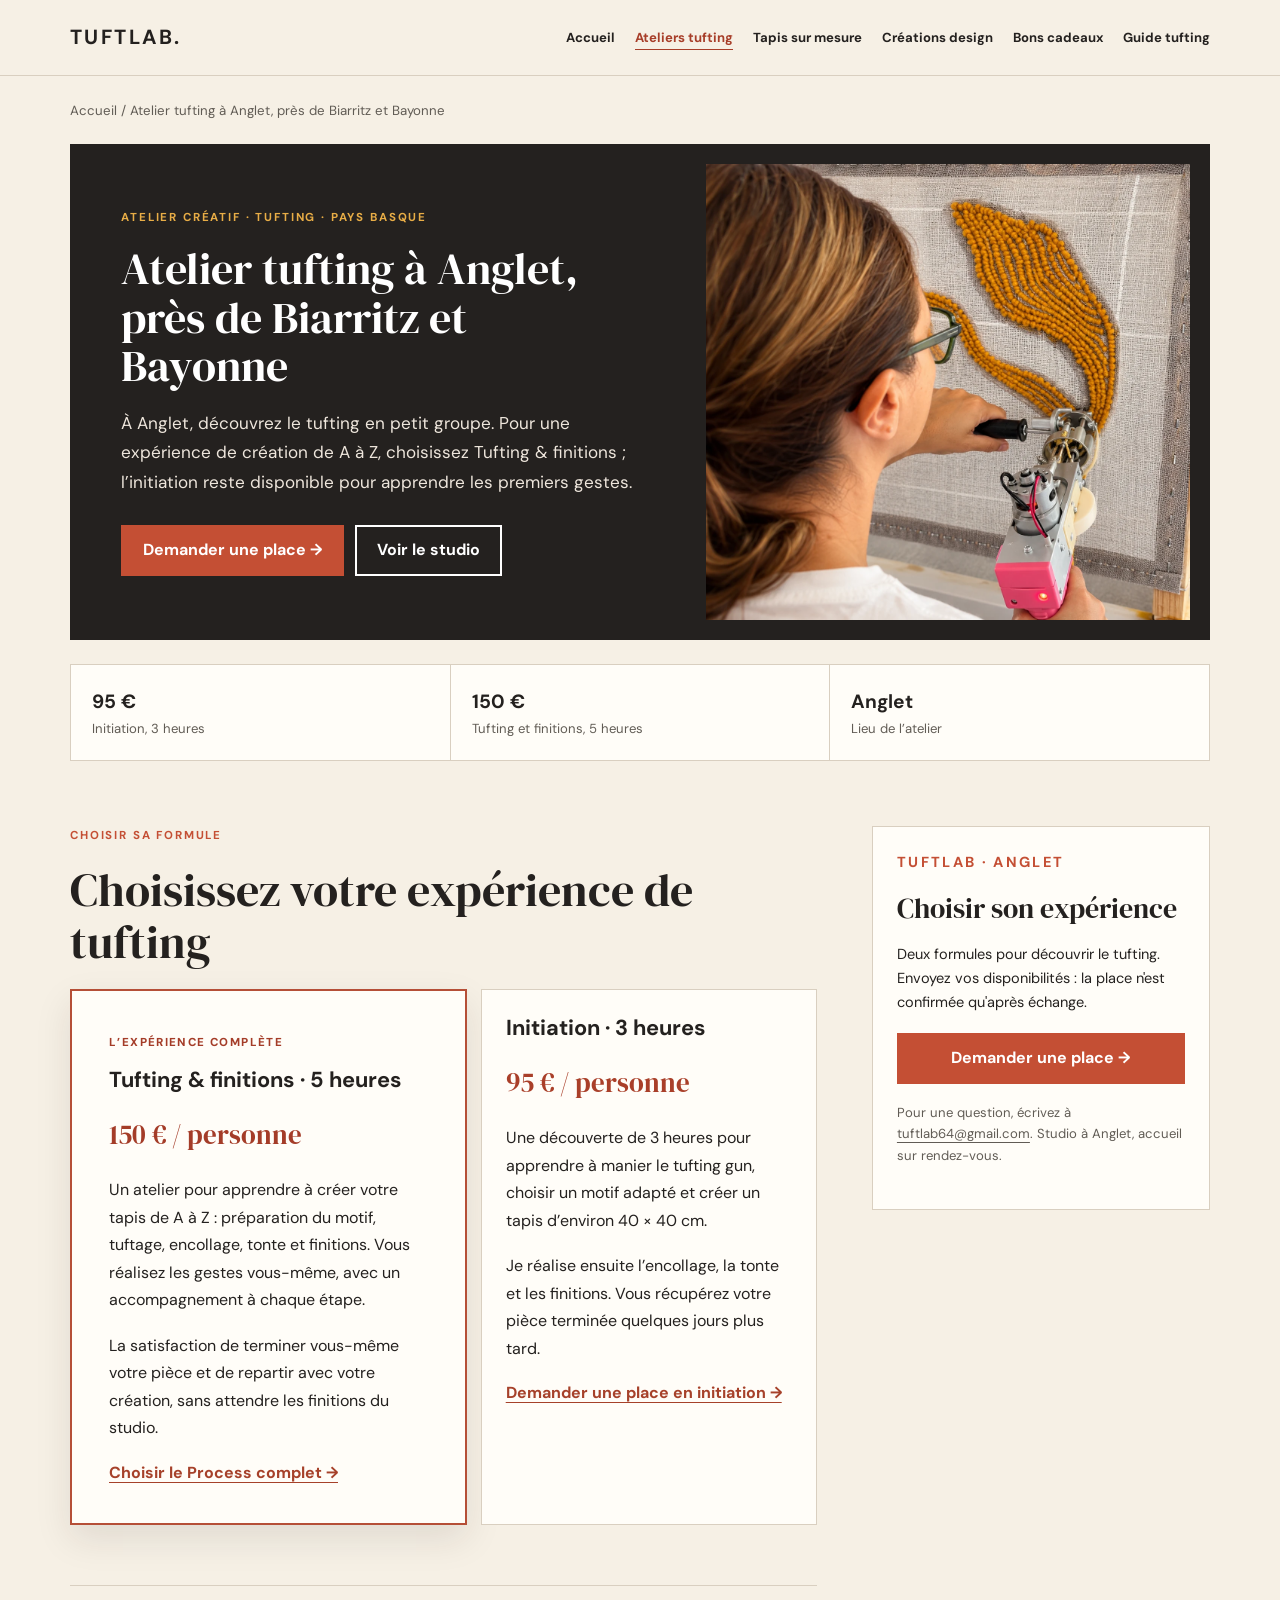
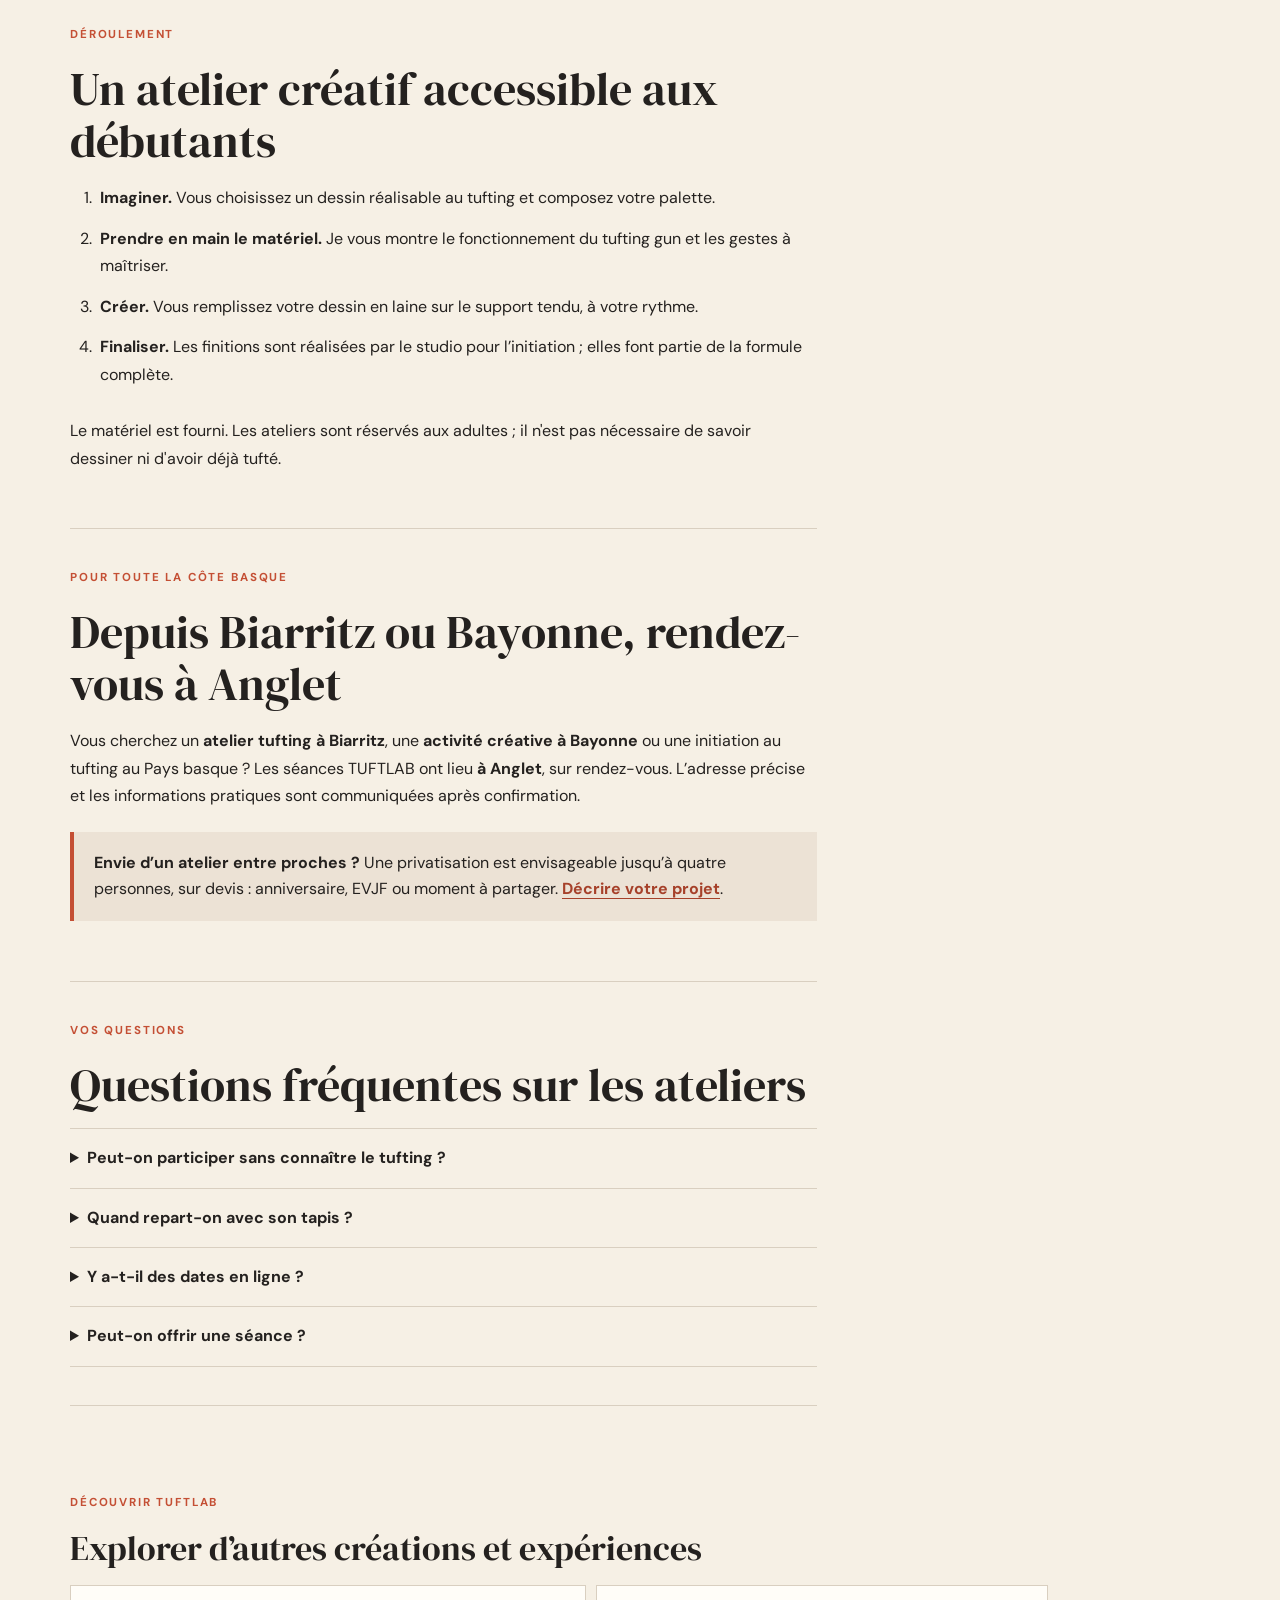
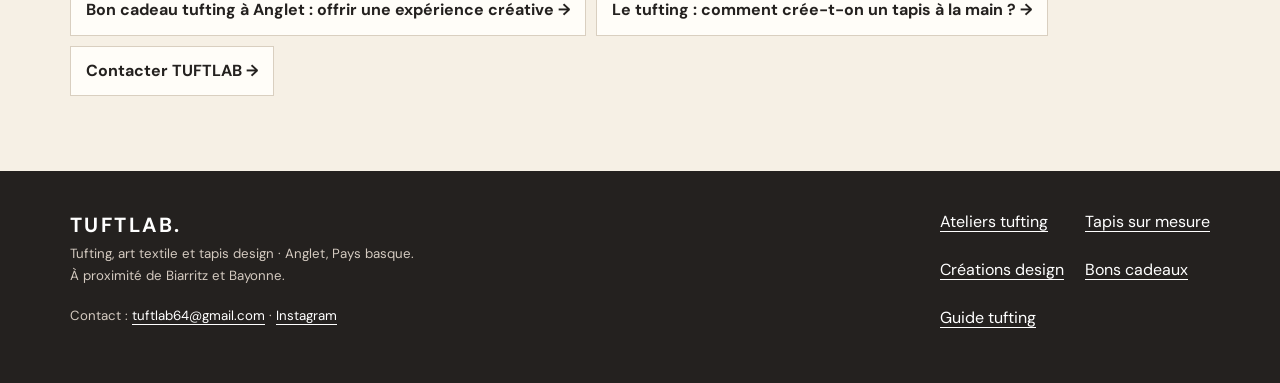
<file: ateliers-tufting/index.html>
<!DOCTYPE html>
<html lang="fr"><head><meta charset="utf-8"/><meta content="width=device-width,initial-scale=1" name="viewport"/><title>Atelier tufting à Anglet, près de Biarritz et Bayonne | TUFTLAB</title><meta content="Ateliers de tufting pour adultes à Anglet, près de Biarritz et Bayonne : initiation 3 h à 95 €, tufting et finitions 5 h à 150 €. Matériel fourni." name="description"/><link href="https://tuftlab.fr/ateliers-tufting/" rel="canonical"/><meta content="index,follow,max-image-preview:large" name="robots"/><meta content="#24211f" name="theme-color"/><meta content="website" property="og:type"/><meta content="fr_FR" property="og:locale"/><meta content="TUFTLAB" property="og:site_name"/><meta content="Atelier tufting à Anglet, près de Biarritz et Bayonne | TUFTLAB" property="og:title"/><meta content="Ateliers de tufting pour adultes à Anglet, près de Biarritz et Bayonne : initiation 3 h à 95 €, tufting et finitions 5 h à 150 €. Matériel fourni." property="og:description"/><meta content="https://tuftlab.fr/ateliers-tufting/" property="og:url"/><meta content="https://tuftlab.fr/assets/partage-tuftlab.jpg" property="og:image"/><meta content="summary_large_image" name="twitter:card"/><link href="https://fonts.googleapis.com" rel="preconnect"/><link crossorigin="" href="https://fonts.gstatic.com" rel="preconnect"/><link href="https://fonts.googleapis.com/css2?family=DM+Sans:wght@400;500;600;700&amp;family=DM+Serif+Display:ital@0;1&amp;display=swap" rel="stylesheet"/><link href="/assets/seo-pages.css" rel="stylesheet"/><script type="application/ld+json">{"@context":"https://schema.org","@graph":[{"@type":"WebPage","@id":"https://tuftlab.fr/ateliers-tufting/#webpage","url":"https://tuftlab.fr/ateliers-tufting/","name":"Atelier tufting à Anglet, près de Biarritz et Bayonne | TUFTLAB","description":"Ateliers de tufting pour adultes à Anglet, près de Biarritz et Bayonne : initiation 3 h à 95 €, tufting et finitions 5 h à 150 €. Matériel fourni.","inLanguage":"fr-FR","isPartOf":{"@id":"https://tuftlab.fr/#website"},"about":{"@id":"https://tuftlab.fr/#organization"},"breadcrumb":{"@id":"https://tuftlab.fr/ateliers-tufting/#breadcrumb"}},{"@type":"BreadcrumbList","@id":"https://tuftlab.fr/ateliers-tufting/#breadcrumb","itemListElement":[{"@type":"ListItem","position":1,"name":"Accueil","item":"https://tuftlab.fr/"},{"@type":"ListItem","position":2,"name":"Atelier tufting à Anglet, près de Biarritz et Bayonne","item":"https://tuftlab.fr/ateliers-tufting/"}]},{"@type":"Service","@id":"https://tuftlab.fr/ateliers-tufting/#service","name":"Atelier de tufting pour adultes","provider":{"@id":"https://tuftlab.fr/#organization"},"url":"https://tuftlab.fr/ateliers-tufting/","areaServed":[{"@type":"City","name":"Anglet"}]}]}</script></head><body><a class="skip" href="#contenu">Aller au contenu</a><header class="header"><div class="wrap header-row"><a aria-label="TUFTLAB — Accueil" class="logo" href="/">TUFTLAB.</a><button aria-controls="navigation" aria-expanded="false" class="menu" id="menu" type="button">Menu ☰</button><nav aria-label="Navigation principale" class="nav" id="navigation"><a href="/">Accueil</a><a aria-current="page" href="/ateliers-tufting/">Ateliers tufting</a><a href="/tapis-sur-mesure/">Tapis sur mesure</a><a href="/creations-textiles/">Créations design</a><a href="/bons-cadeaux-tufting/">Bons cadeaux</a><a href="/guide-tufting/">Guide tufting</a></nav></div></header><main class="wrap" id="contenu"><nav aria-label="Fil d’Ariane" class="bread"><a href="/">Accueil</a> / Atelier tufting à Anglet, près de Biarritz et Bayonne</nav><div class="hero"><div class="hero-text"><p class="eyebrow">Atelier créatif · Tufting · Pays basque</p><h1>Atelier tufting à Anglet, près de Biarritz et Bayonne</h1><p class="lead">À Anglet, découvrez le tufting en petit groupe. Pour une expérience de création de A à Z, choisissez Tufting &amp; finitions ; l’initiation reste disponible pour apprendre les premiers gestes.</p><div class="hero-actions"><a class="btn" href="/#reserver">Demander une place →</a><a class="btn btn-light" href="/">Voir le studio</a></div></div><div class="hero-media"><img alt="Atelier de tufting TUFTLAB à Anglet : création textile au pistolet à tufter" decoding="async" fetchpriority="high" height="630" src="/assets/atelier-initiation.webp" width="750"/></div></div><div class="facts"><div class="fact"><strong>95 €</strong><span>Initiation, 3 heures</span></div><div class="fact"><strong>150 €</strong><span>Tufting et finitions, 5 heures</span></div><div class="fact"><strong>Anglet</strong><span>Lieu de l’atelier</span></div></div><div class="main-grid"><div class="content"><section class="content-block"><p class="eyebrow">Choisir sa formule</p><h2>Choisissez votre expérience de tufting</h2><div class="offer-grid"><article class="offer priority-offer"><span class="priority-tag">L’EXPÉRIENCE COMPLÈTE</span><h3>Tufting &amp; finitions · 5 heures</h3><p class="offer-price">150 € / personne</p><p>Un atelier pour apprendre à créer votre tapis de A à Z : préparation du motif, tuftage, encollage, tonte et finitions. Vous réalisez les gestes vous-même, avec un accompagnement à chaque étape.</p><p>La satisfaction de terminer vous-même votre pièce et de repartir avec votre création, sans attendre les finitions du studio.</p><a class="textlink" href="/#reserver">Choisir le Process complet →</a></article><article class="offer"><h3>Initiation · 3 heures</h3><p class="offer-price">95 € / personne</p><p>Une découverte de 3 heures pour apprendre à manier le tufting gun, choisir un motif adapté et créer un tapis d’environ 40 × 40 cm.</p><p>Je réalise ensuite l’encollage, la tonte et les finitions. Vous récupérez votre pièce terminée quelques jours plus tard.</p><a class="textlink" href="/#reserver">Demander une place en initiation →</a></article></div></section>
<section class="content-block"><p class="eyebrow">Déroulement</p><h2>Un atelier créatif accessible aux débutants</h2><ol class="steps"><li><strong>Imaginer.</strong> Vous choisissez un dessin réalisable au tufting et composez votre palette.</li><li><strong>Prendre en main le matériel.</strong> Je vous montre le fonctionnement du tufting gun et les gestes à maîtriser.</li><li><strong>Créer.</strong> Vous remplissez votre dessin en laine sur le support tendu, à votre rythme.</li><li><strong>Finaliser.</strong> Les finitions sont réalisées par le studio pour l’initiation ; elles font partie de la formule complète.</li></ol><p>Le matériel est fourni. Les ateliers sont réservés aux adultes ; il n'est pas nécessaire de savoir dessiner ni d'avoir déjà tufté.</p></section>
<section class="content-block"><p class="eyebrow">Pour toute la côte basque</p><h2>Depuis Biarritz ou Bayonne, rendez-vous à Anglet</h2><p>Vous cherchez un <strong>atelier tufting à Biarritz</strong>, une <strong>activité créative à Bayonne</strong> ou une initiation au tufting au Pays basque ? Les séances TUFTLAB ont lieu <strong>à Anglet</strong>, sur rendez-vous. L’adresse précise et les informations pratiques sont communiquées après confirmation.</p><div class="inline-note"><strong>Envie d’un atelier entre proches ?</strong> Une privatisation est envisageable jusqu’à quatre personnes, sur devis : anniversaire, EVJF ou moment à partager. <a href="/#contact">Décrire votre projet</a>.</div></section>
<section class="content-block"><p class="eyebrow">Vos questions</p><h2>Questions fréquentes sur les ateliers</h2><details><summary>Peut-on participer sans connaître le tufting ?</summary><p>Oui. L’initiation est conçue pour découvrir les gestes de base et apprendre à utiliser le matériel accompagné.</p></details><details><summary>Quand repart-on avec son tapis ?</summary><p>Pour l’initiation de 3 heures, les finitions sont faites par le studio après la séance et le tapis est récupéré quelques jours plus tard. La formule de 5 heures permet de repartir avec sa création.</p></details><details><summary>Y a-t-il des dates en ligne ?</summary><p>Les disponibilités ne sont pas affichées en temps réel. Proposez une date ou un créneau via le formulaire ; TUFTLAB vous recontacte pour confirmer les possibilités et les modalités.</p></details><details><summary>Peut-on offrir une séance ?</summary><p>Oui, il existe des <a href="/bons-cadeaux-tufting/">bons cadeaux tufting</a> pour les deux formules.</p></details></section></div><aside class="aside"><p class="eyebrow">TUFTLAB · Anglet</p><h2>Choisir son expérience</h2><p>Deux formules pour découvrir le tufting. Envoyez vos disponibilités : la place n'est confirmée qu'après échange.</p><a class="btn" href="/#reserver">Demander une place →</a><p class="aside-sub">Pour une question, écrivez à <a href="mailto:tuftlab64@gmail.com">tuftlab64@gmail.com</a>. Studio à Anglet, accueil sur rendez-vous.</p></aside></div><section aria-label="Pour aller plus loin" class="more"><p class="eyebrow">Découvrir TUFTLAB</p><h2>Explorer d’autres créations et expériences</h2><div class="more-links"><a href="/bons-cadeaux-tufting/">Bon cadeau tufting à Anglet : offrir une expérience créative →</a><a href="/guide-tufting/">Le tufting : comment crée-t-on un tapis à la main ? →</a><a href="/#contact">Contacter TUFTLAB →</a></div></section></main><footer class="footer"><div class="wrap foot-grid"><div><a class="logo" href="/">TUFTLAB.</a><p class="small">Tufting, art textile et tapis design · Anglet, Pays basque.<br/>À proximité de Biarritz et Bayonne.</p><p class="small">Contact : <a href="mailto:tuftlab64@gmail.com">tuftlab64@gmail.com</a> · <a href="https://www.instagram.com/tuftlab64/" rel="noopener noreferrer" target="_blank">Instagram</a></p></div><div class="footlinks"><a href="/ateliers-tufting/">Ateliers tufting</a><a href="/tapis-sur-mesure/">Tapis sur mesure</a><a href="/creations-textiles/">Créations design</a><a href="/bons-cadeaux-tufting/">Bons cadeaux</a><a href="/guide-tufting/">Guide tufting</a></div></div></footer><script>const b=document.getElementById('menu'),n=document.getElementById('navigation');b?.addEventListener('click',()=>{const open=n.classList.toggle('open');b.setAttribute('aria-expanded',String(open));});n?.querySelectorAll('a').forEach(a=>a.addEventListener('click',()=>{n.classList.remove('open');b.setAttribute('aria-expanded','false')}));</script></body></html>
</file>
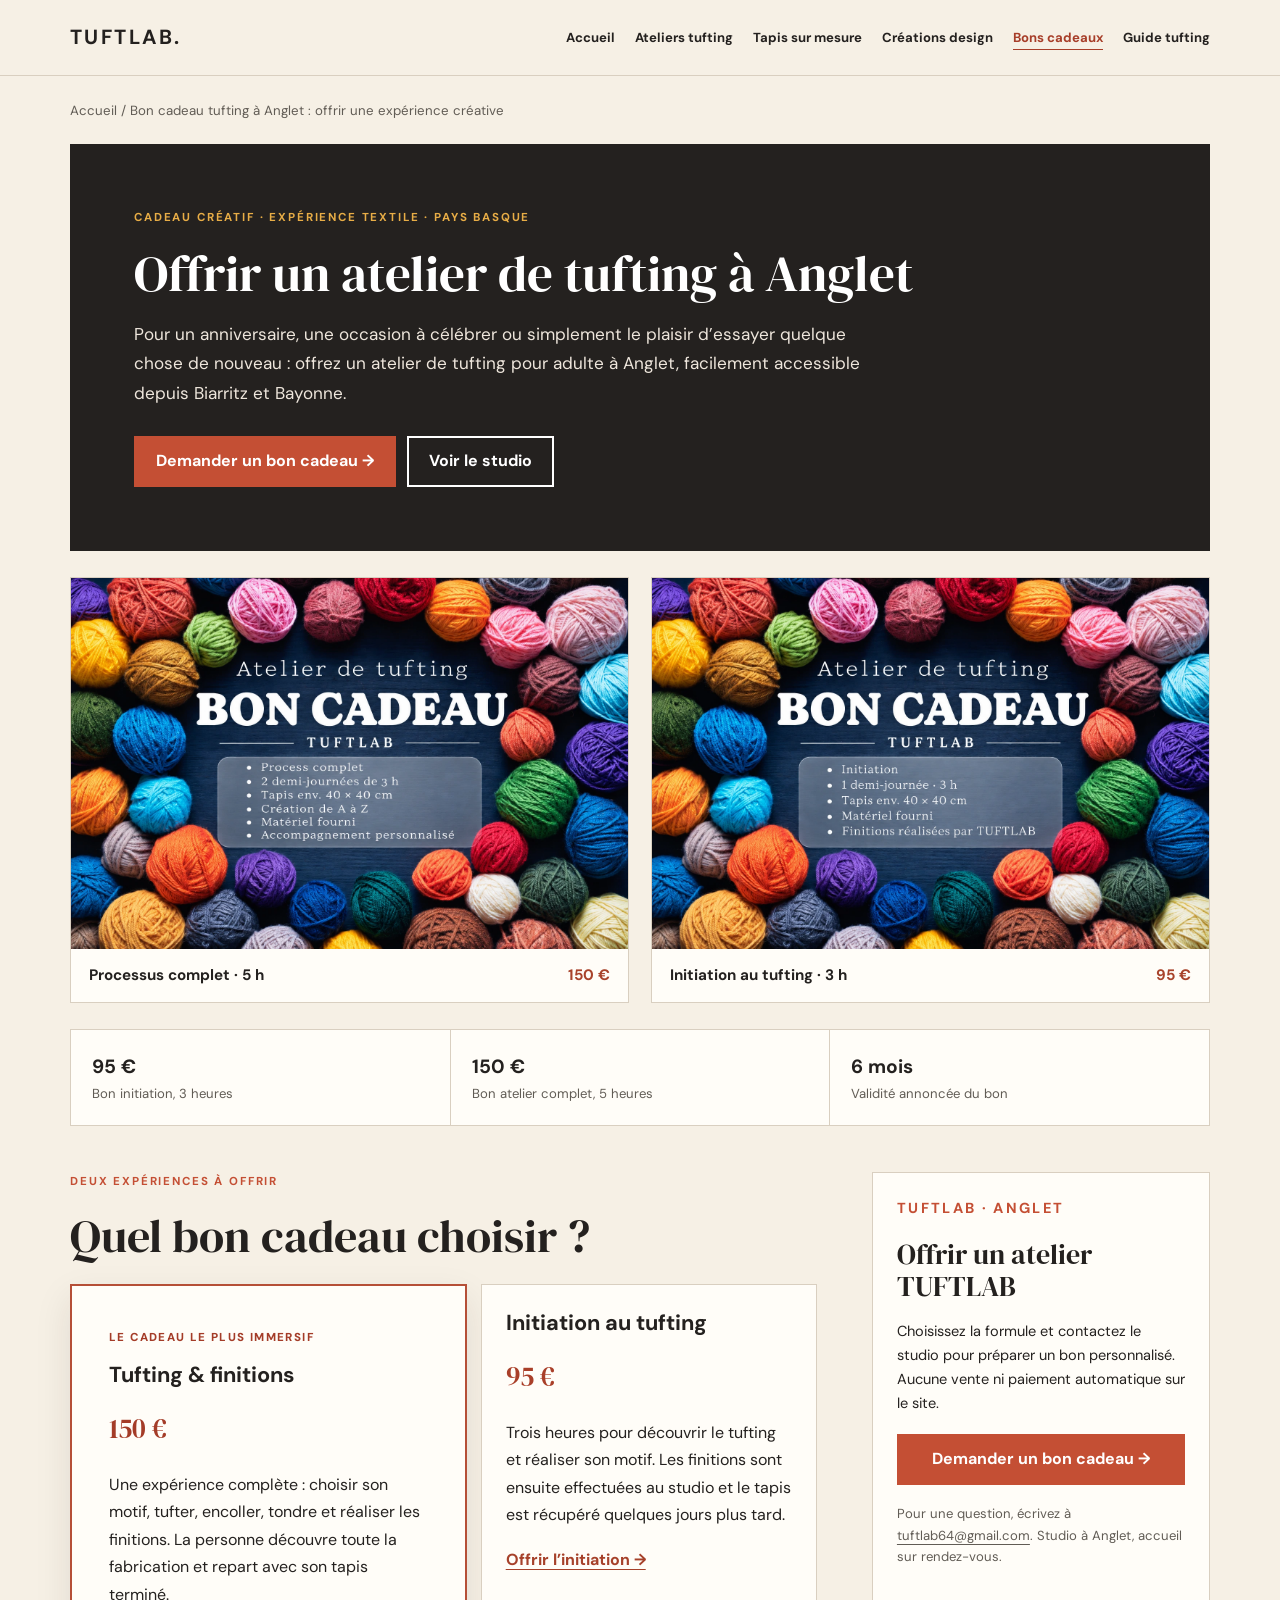
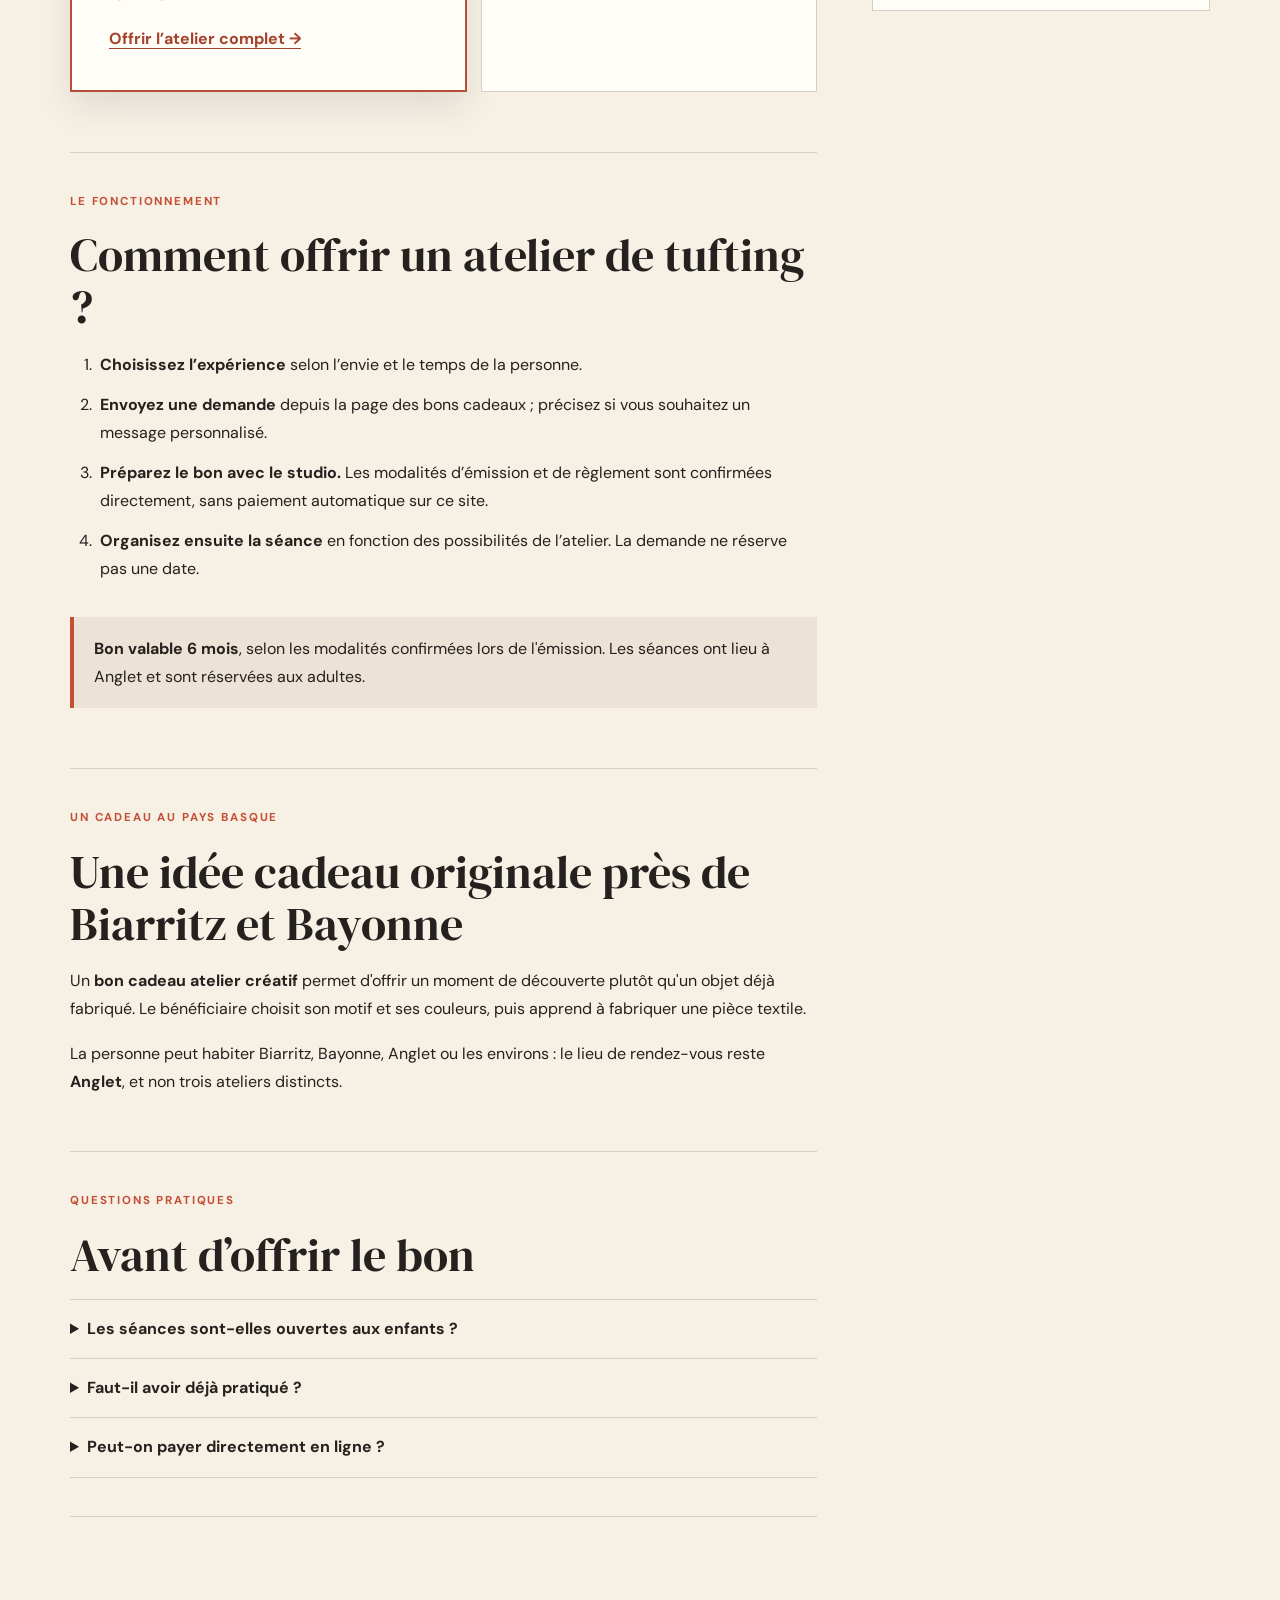
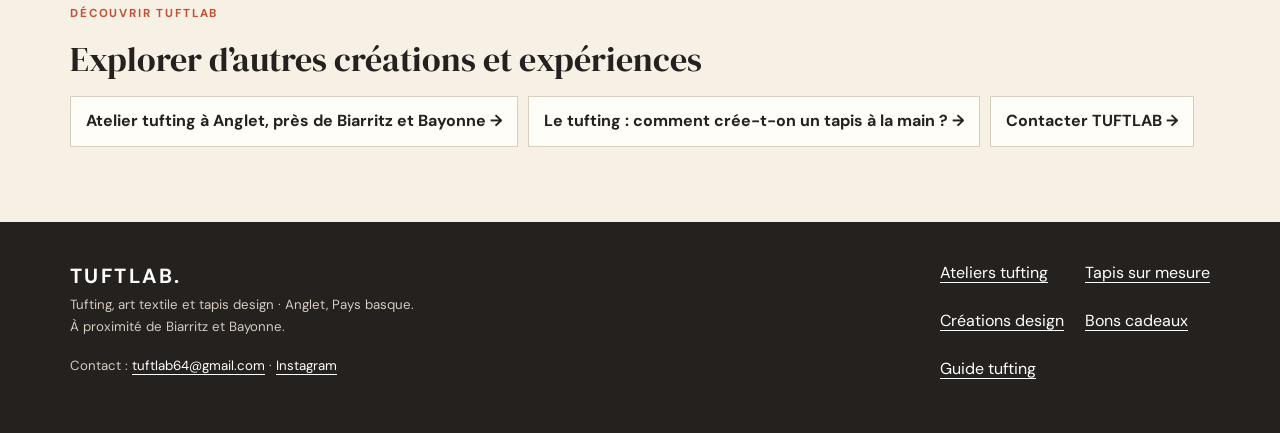
<file: bons-cadeaux-tufting/index.html>
<!DOCTYPE html>

<html lang="fr"><head><meta charset="utf-8"/><meta content="width=device-width,initial-scale=1" name="viewport"/><title>Bon cadeau atelier tufting à Anglet | Biarritz, Bayonne – TUFTLAB</title><meta content="Offrez un bon cadeau pour un atelier tufting à Anglet, près de Biarritz et Bayonne : initiation 3 h à 95 € ou atelier complet 5 h à 150 €. Demande personnalisée." name="description"/><link href="https://tuftlab.fr/bons-cadeaux-tufting/" rel="canonical"/><meta content="index,follow,max-image-preview:large" name="robots"/><meta content="#24211f" name="theme-color"/><meta content="website" property="og:type"/><meta content="fr_FR" property="og:locale"/><meta content="TUFTLAB" property="og:site_name"/><meta content="Bon cadeau atelier tufting à Anglet | Biarritz, Bayonne – TUFTLAB" property="og:title"/><meta content="Offrez un bon cadeau pour un atelier tufting à Anglet, près de Biarritz et Bayonne : initiation 3 h à 95 € ou atelier complet 5 h à 150 €. Demande personnalisée." property="og:description"/><meta content="https://tuftlab.fr/bons-cadeaux-tufting/" property="og:url"/><meta content="https://tuftlab.fr/assets/partage-tuftlab.jpg" property="og:image"/><meta content="summary_large_image" name="twitter:card"/><link href="https://fonts.googleapis.com" rel="preconnect"/><link crossorigin="" href="https://fonts.gstatic.com" rel="preconnect"/><link href="https://fonts.googleapis.com/css2?family=DM+Sans:wght@400;500;600;700&amp;family=DM+Serif+Display:ital@0;1&amp;display=swap" rel="stylesheet"/><link href="/assets/seo-pages.css" rel="stylesheet"/><script type="application/ld+json">{"@context":"https://schema.org","@graph":[{"@type":"WebPage","@id":"https://tuftlab.fr/bons-cadeaux-tufting/#webpage","url":"https://tuftlab.fr/bons-cadeaux-tufting/","name":"Bon cadeau atelier tufting à Anglet | Biarritz, Bayonne – TUFTLAB","description":"Offrez un bon cadeau pour un atelier tufting à Anglet, près de Biarritz et Bayonne : initiation 3 h à 95 € ou atelier complet 5 h à 150 €. Demande personnalisée.","inLanguage":"fr-FR","isPartOf":{"@id":"https://tuftlab.fr/#website"},"about":{"@id":"https://tuftlab.fr/#organization"},"breadcrumb":{"@id":"https://tuftlab.fr/bons-cadeaux-tufting/#breadcrumb"}},{"@type":"BreadcrumbList","@id":"https://tuftlab.fr/bons-cadeaux-tufting/#breadcrumb","itemListElement":[{"@type":"ListItem","position":1,"name":"Accueil","item":"https://tuftlab.fr/"},{"@type":"ListItem","position":2,"name":"Bon cadeau tufting à Anglet : offrir une expérience créative","item":"https://tuftlab.fr/bons-cadeaux-tufting/"}]},{"@type":"Service","@id":"https://tuftlab.fr/bons-cadeaux-tufting/#service","name":"Bon cadeau pour atelier tufting adulte à Anglet","provider":{"@id":"https://tuftlab.fr/#organization"},"url":"https://tuftlab.fr/bons-cadeaux-tufting/","areaServed":[{"@type":"City","name":"Anglet"}]}]}</script></head><body class="page-gift"><a class="skip" href="#contenu">Aller au contenu</a><header class="header"><div class="wrap header-row"><a aria-label="TUFTLAB — Accueil" class="logo" href="/">TUFTLAB.</a><button aria-controls="navigation" aria-expanded="false" class="menu" id="menu" type="button">Menu ☰</button><nav aria-label="Navigation principale" class="nav" id="navigation"><a href="/">Accueil</a><a href="/ateliers-tufting/">Ateliers tufting</a><a href="/tapis-sur-mesure/">Tapis sur mesure</a><a href="/creations-textiles/">Créations design</a><a aria-current="page" href="/bons-cadeaux-tufting/">Bons cadeaux</a><a href="/guide-tufting/">Guide tufting</a></nav></div></header><main class="wrap" id="contenu"><nav aria-label="Fil d’Ariane" class="bread"><a href="/">Accueil</a> / Bon cadeau tufting à Anglet : offrir une expérience créative</nav><div class="hero gift-hero"><div class="hero-text"><p class="eyebrow">Cadeau créatif · Expérience textile · Pays basque</p><h1>Offrir un atelier de tufting à Anglet</h1><p class="lead">Pour un anniversaire, une occasion à célébrer ou simplement le plaisir d’essayer quelque chose de nouveau : offrez un atelier de tufting pour adulte à Anglet, facilement accessible depuis Biarritz et Bayonne.</p><div class="hero-actions"><a class="btn" href="/#bons-cadeaux">Demander un bon cadeau →</a><a class="btn btn-light" href="/">Voir le studio</a></div></div></div><div aria-label="Les deux bons cadeaux TUFTLAB" class="gift-visuals"><figure><img alt="Bon cadeau TUFTLAB — Processus complet · 5 h, visuel intégral" decoding="async" height="999" loading="lazy" src="/assets/bon-cadeau-complet.webp" width="1500"/><figcaption>Processus complet · 5 h<span>150 €</span></figcaption></figure><figure><img alt="Bon cadeau TUFTLAB — Initiation au tufting · 3 h, visuel intégral" decoding="async" height="999" loading="lazy" src="/assets/bon-cadeau-initiation.webp" width="1500"/><figcaption>Initiation au tufting · 3 h<span>95 €</span></figcaption></figure></div><div class="facts"><div class="fact"><strong>95 €</strong><span>Bon initiation, 3 heures</span></div><div class="fact"><strong>150 €</strong><span>Bon atelier complet, 5 heures</span></div><div class="fact"><strong>6 mois</strong><span>Validité annoncée du bon</span></div></div><div class="main-grid"><div class="content"><section class="content-block"><p class="eyebrow">Deux expériences à offrir</p><h2>Quel bon cadeau choisir ?</h2><div class="offer-grid"><article class="offer priority-offer"><span class="priority-tag">LE CADEAU LE PLUS IMMERSIF</span><h3>Tufting &amp; finitions</h3><p class="offer-price">150 €</p><p>Une expérience complète : choisir son motif, tufter, encoller, tondre et réaliser les finitions. La personne découvre toute la fabrication et repart avec son tapis terminé.</p><a class="textlink" href="/#bons-cadeaux">Offrir l’atelier complet →</a></article><article class="offer"><h3>Initiation au tufting</h3><p class="offer-price">95 €</p><p>Trois heures pour découvrir le tufting et réaliser son motif. Les finitions sont ensuite effectuées au studio et le tapis est récupéré quelques jours plus tard.</p><a class="textlink" href="/#bons-cadeaux">Offrir l’initiation →</a></article></div></section>
<section class="content-block"><p class="eyebrow">Le fonctionnement</p><h2>Comment offrir un atelier de tufting ?</h2><ol class="steps"><li><strong>Choisissez l’expérience</strong> selon l’envie et le temps de la personne.</li><li><strong>Envoyez une demande</strong> depuis la page des bons cadeaux ; précisez si vous souhaitez un message personnalisé.</li><li><strong>Préparez le bon avec le studio.</strong> Les modalités d’émission et de règlement sont confirmées directement, sans paiement automatique sur ce site.</li><li><strong>Organisez ensuite la séance</strong> en fonction des possibilités de l’atelier. La demande ne réserve pas une date.</li></ol><p class="inline-note"><strong>Bon valable 6 mois</strong>, selon les modalités confirmées lors de l'émission. Les séances ont lieu à Anglet et sont réservées aux adultes.</p></section>
<section class="content-block"><p class="eyebrow">Un cadeau au Pays basque</p><h2>Une idée cadeau originale près de Biarritz et Bayonne</h2><p>Un <strong>bon cadeau atelier créatif</strong> permet d'offrir un moment de découverte plutôt qu'un objet déjà fabriqué. Le bénéficiaire choisit son motif et ses couleurs, puis apprend à fabriquer une pièce textile.</p><p>La personne peut habiter Biarritz, Bayonne, Anglet ou les environs : le lieu de rendez-vous reste <strong>Anglet</strong>, et non trois ateliers distincts.</p></section>
<section class="content-block"><p class="eyebrow">Questions pratiques</p><h2>Avant d’offrir le bon</h2><details><summary>Les séances sont-elles ouvertes aux enfants ?</summary><p>Non, les ateliers TUFTLAB sont actuellement destinés aux adultes.</p></details><details><summary>Faut-il avoir déjà pratiqué ?</summary><p>Non, l’initiation est adaptée aux débutants.</p></details><details><summary>Peut-on payer directement en ligne ?</summary><p>Le site permet de demander un bon ; les modalités de règlement sont communiquées par le studio après échange.</p></details></section></div><aside class="aside"><p class="eyebrow">TUFTLAB · Anglet</p><h2>Offrir un atelier TUFTLAB</h2><p>Choisissez la formule et contactez le studio pour préparer un bon personnalisé. Aucune vente ni paiement automatique sur le site.</p><a class="btn" href="/#bons-cadeaux">Demander un bon cadeau →</a><p class="aside-sub">Pour une question, écrivez à <a href="mailto:tuftlab64@gmail.com">tuftlab64@gmail.com</a>. Studio à Anglet, accueil sur rendez-vous.</p></aside></div><section aria-label="Pour aller plus loin" class="more"><p class="eyebrow">Découvrir TUFTLAB</p><h2>Explorer d’autres créations et expériences</h2><div class="more-links"><a href="/ateliers-tufting/">Atelier tufting à Anglet, près de Biarritz et Bayonne →</a><a href="/guide-tufting/">Le tufting : comment crée-t-on un tapis à la main ? →</a><a href="/#contact">Contacter TUFTLAB →</a></div></section></main><footer class="footer"><div class="wrap foot-grid"><div><a class="logo" href="/">TUFTLAB.</a><p class="small">Tufting, art textile et tapis design · Anglet, Pays basque.<br/>À proximité de Biarritz et Bayonne.</p><p class="small">Contact : <a href="mailto:tuftlab64@gmail.com">tuftlab64@gmail.com</a> · <a href="https://www.instagram.com/tuftlab64/" rel="noopener noreferrer" target="_blank">Instagram</a></p></div><div class="footlinks"><a href="/ateliers-tufting/">Ateliers tufting</a><a href="/tapis-sur-mesure/">Tapis sur mesure</a><a href="/creations-textiles/">Créations design</a><a href="/bons-cadeaux-tufting/">Bons cadeaux</a><a href="/guide-tufting/">Guide tufting</a></div></div></footer><script>const b=document.getElementById('menu'),n=document.getElementById('navigation');b?.addEventListener('click',()=>{const open=n.classList.toggle('open');b.setAttribute('aria-expanded',String(open));});n?.querySelectorAll('a').forEach(a=>a.addEventListener('click',()=>{n.classList.remove('open');b.setAttribute('aria-expanded','false')}));</script></body></html>
</file>
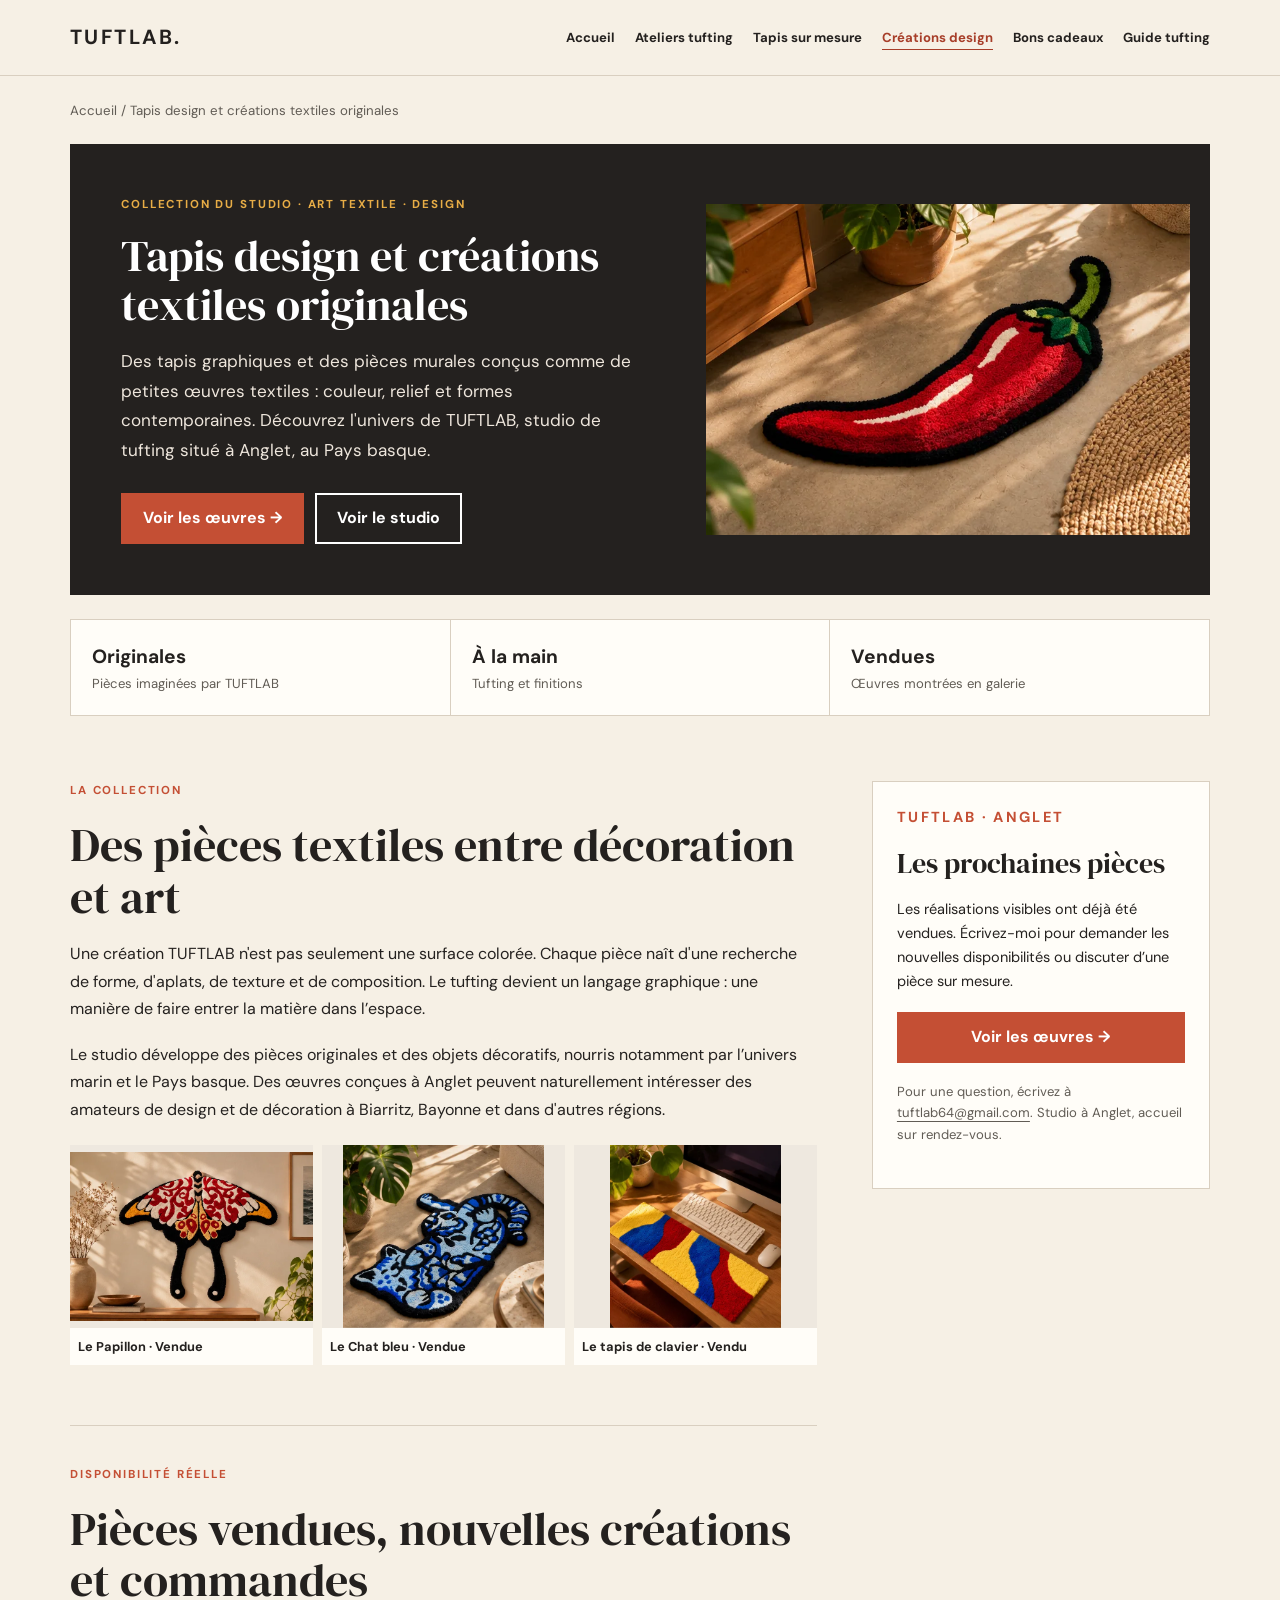
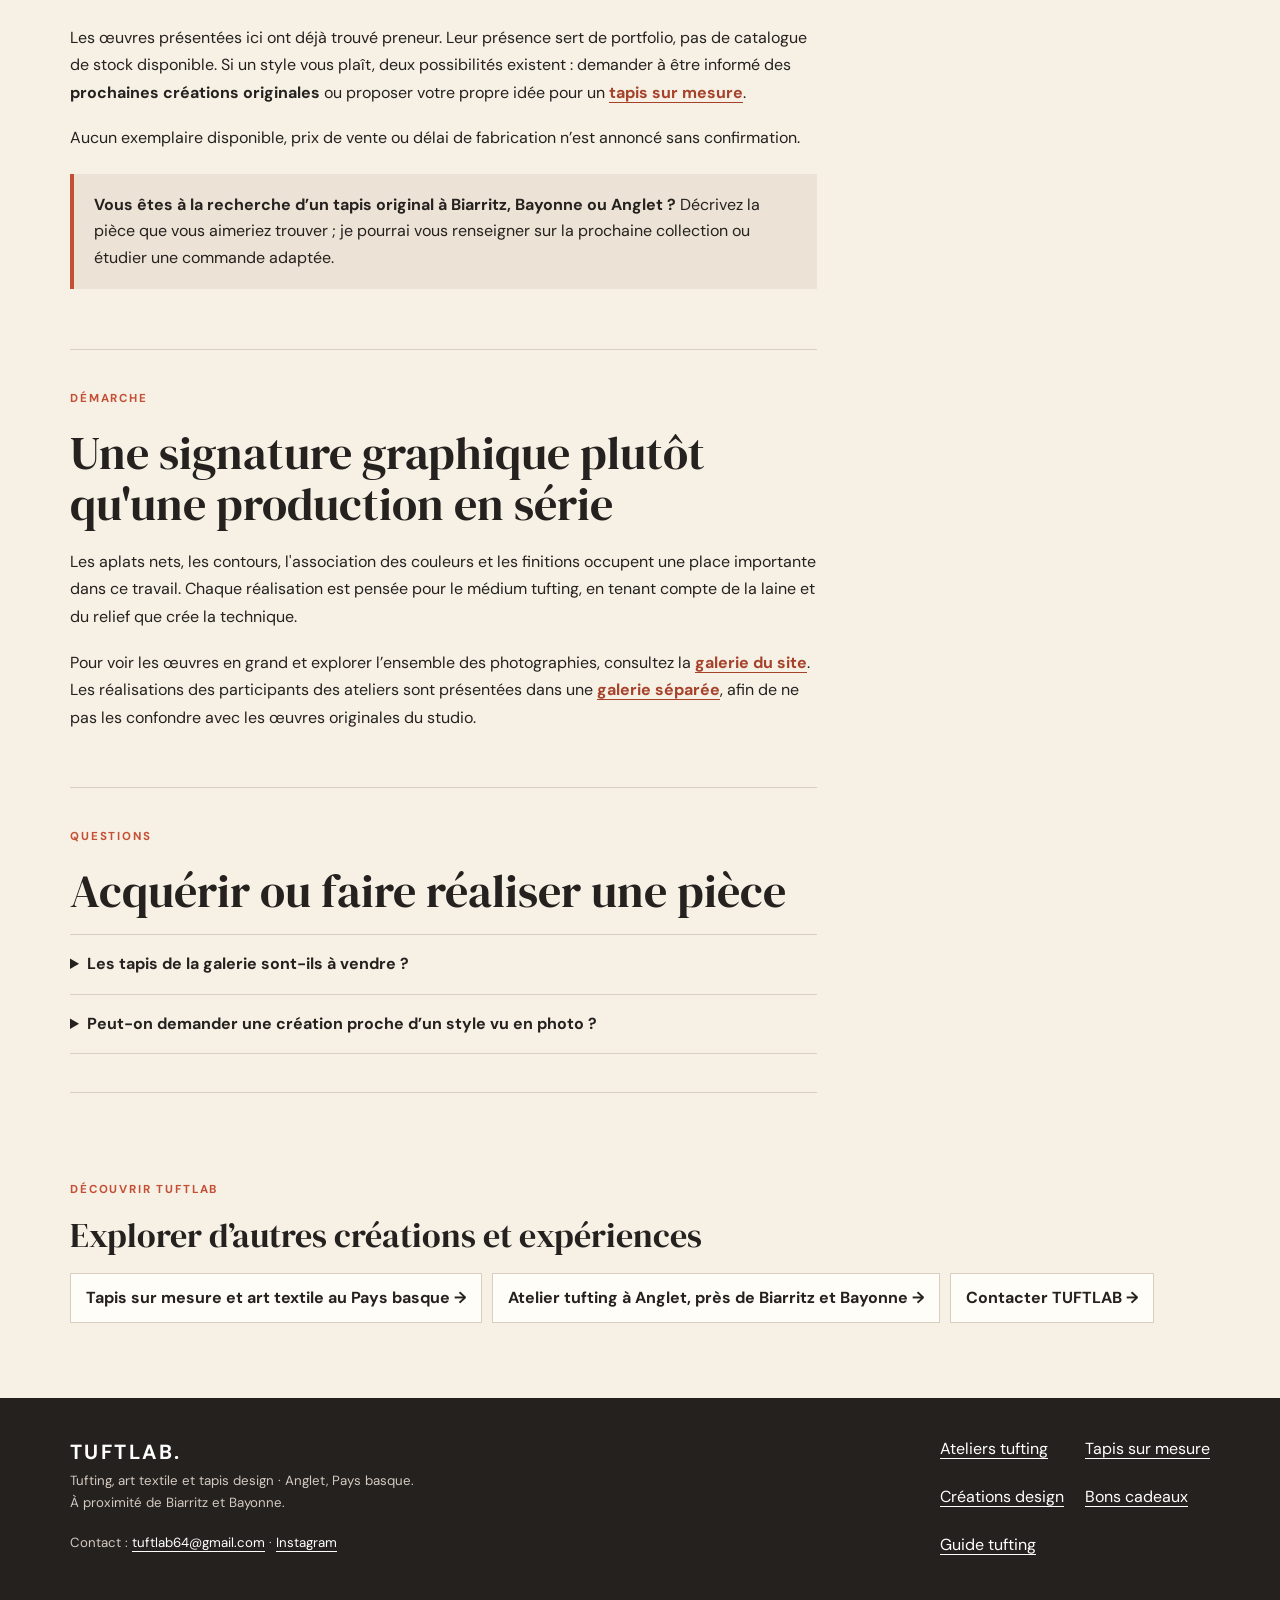
<file: creations-textiles/index.html>
<!doctype html><html lang="fr"><head><meta charset="utf-8"><meta name="viewport" content="width=device-width,initial-scale=1"><title>Tapis design, art textile et pièces originales au Pays basque | TUFTLAB</title><meta name="description" content="Découvrez les tapis design et œuvres murales en tufting créés par TUFTLAB à Anglet. Pièces originales, créations vendues et informations sur les prochaines disponibilités."><link rel="canonical" href="https://tuftlab.fr/creations-textiles/"><meta name="robots" content="index,follow,max-image-preview:large"><meta name="theme-color" content="#24211f"><meta property="og:type" content="website"><meta property="og:locale" content="fr_FR"><meta property="og:site_name" content="TUFTLAB"><meta property="og:title" content="Tapis design, art textile et pièces originales au Pays basque | TUFTLAB"><meta property="og:description" content="Découvrez les tapis design et œuvres murales en tufting créés par TUFTLAB à Anglet. Pièces originales, créations vendues et informations sur les prochaines disponibilités."><meta property="og:url" content="https://tuftlab.fr/creations-textiles/"><meta property="og:image" content="https://tuftlab.fr/assets/partage-tuftlab.jpg"><meta name="twitter:card" content="summary_large_image"><link href="https://fonts.googleapis.com" rel="preconnect"><link href="https://fonts.gstatic.com" crossorigin rel="preconnect"><link href="https://fonts.googleapis.com/css2?family=DM+Sans:wght@400;500;600;700&amp;family=DM+Serif+Display:ital@0;1&amp;display=swap" rel="stylesheet"><link href="/assets/seo-pages.css" rel="stylesheet"><script type="application/ld+json">{"@context":"https://schema.org","@graph":[{"@type":"WebPage","@id":"https://tuftlab.fr/creations-textiles/#webpage","url":"https://tuftlab.fr/creations-textiles/","name":"Tapis design, art textile et pièces originales au Pays basque | TUFTLAB","description":"Découvrez les tapis design et œuvres murales en tufting créés par TUFTLAB à Anglet. Pièces originales, créations vendues et informations sur les prochaines disponibilités.","inLanguage":"fr-FR","isPartOf":{"@id":"https://tuftlab.fr/#website"},"about":{"@id":"https://tuftlab.fr/#organization"},"breadcrumb":{"@id":"https://tuftlab.fr/creations-textiles/#breadcrumb"}},{"@type":"BreadcrumbList","@id":"https://tuftlab.fr/creations-textiles/#breadcrumb","itemListElement":[{"@type":"ListItem","position":1,"name":"Accueil","item":"https://tuftlab.fr/"},{"@type":"ListItem","position":2,"name":"Tapis design et créations textiles originales","item":"https://tuftlab.fr/creations-textiles/"}]},{"@type":"Service","@id":"https://tuftlab.fr/creations-textiles/#service","name":"Création et vente de tapis design et œuvres textiles originales","provider":{"@id":"https://tuftlab.fr/#organization"},"url":"https://tuftlab.fr/creations-textiles/","areaServed":[{"@type":"City","name":"Anglet"},{"@type":"City","name":"Biarritz"},{"@type":"City","name":"Bayonne"}]}]}</script></head><body><a href="#contenu" class="skip">Aller au contenu</a><header class="header"><div class="wrap header-row"><a class="logo" href="/" aria-label="TUFTLAB — Accueil">TUFTLAB.</a><button class="menu" id="menu" aria-controls="navigation" aria-expanded="false" type="button">Menu ☰</button><nav id="navigation" class="nav" aria-label="Navigation principale"><a href="/">Accueil</a><a href="/ateliers-tufting/">Ateliers tufting</a><a href="/tapis-sur-mesure/">Tapis sur mesure</a><a href="/creations-textiles/" aria-current="page">Créations design</a><a href="/bons-cadeaux-tufting/">Bons cadeaux</a><a href="/guide-tufting/">Guide tufting</a></nav></div></header><main id="contenu" class="wrap"><nav class="bread" aria-label="Fil d’Ariane"><a href="/">Accueil</a> / Tapis design et créations textiles originales</nav><div class="hero"><div class="hero-text"><p class="eyebrow">Collection du studio · Art textile · Design</p><h1>Tapis design et créations textiles originales</h1><p class="lead">Des tapis graphiques et des pièces murales conçus comme de petites œuvres textiles : couleur, relief et formes contemporaines. Découvrez l&#x27;univers de TUFTLAB, studio de tufting situé à Anglet, au Pays basque.</p><div class="hero-actions"><a class="btn" href="/#galerie">Voir les œuvres →</a><a class="btn btn-light" href="/">Voir le studio</a></div></div><div class="hero-media"><img src="/assets/galerie-piment.webp" alt="Tapis Piment rouge, création originale du studio TUFTLAB, déjà vendue" width="750" height="630" fetchpriority="high" decoding="async"></div></div><div class="facts"><div class="fact"><strong>Originales</strong><span>Pièces imaginées par TUFTLAB</span></div><div class="fact"><strong>À la main</strong><span>Tufting et finitions</span></div><div class="fact"><strong>Vendues</strong><span>Œuvres montrées en galerie</span></div></div><div class="main-grid"><div class="content"><section class="content-block"><p class="eyebrow">La collection</p><h2>Des pièces textiles entre décoration et art</h2><p>Une création TUFTLAB n'est pas seulement une surface colorée. Chaque pièce naît d'une recherche de forme, d'aplats, de texture et de composition. Le tufting devient un langage graphique : une manière de faire entrer la matière dans l’espace.</p><p>Le studio développe des pièces originales et des objets décoratifs, nourris notamment par l’univers marin et le Pays basque. Des œuvres conçues à Anglet peuvent naturellement intéresser des amateurs de design et de décoration à Biarritz, Bayonne et dans d'autres régions.</p><div class="gallery-mini"><figure><img loading="lazy" src="/assets/galerie-papillon.webp" alt="Papillon mural, œuvre textile originale TUFTLAB déjà vendue"><figcaption>Le Papillon · Vendue</figcaption></figure><figure><img loading="lazy" src="/assets/accueil-chat-bleu.webp" alt="Chat bleu graphique, création TUFTLAB déjà vendue"><figcaption>Le Chat bleu · Vendue</figcaption></figure><figure><img loading="lazy" src="/assets/galerie-clavier.webp" alt="Tapis graphique pour clavier créé par TUFTLAB, déjà vendu"><figcaption>Le tapis de clavier · Vendu</figcaption></figure></div></section>
<section class="content-block"><p class="eyebrow">Disponibilité réelle</p><h2>Pièces vendues, nouvelles créations et commandes</h2><p>Les œuvres présentées ici ont déjà trouvé preneur. Leur présence sert de portfolio, pas de catalogue de stock disponible. Si un style vous plaît, deux possibilités existent : demander à être informé des <strong>prochaines créations originales</strong> ou proposer votre propre idée pour un <a href="/tapis-sur-mesure/">tapis sur mesure</a>.</p><p>Aucun exemplaire disponible, prix de vente ou délai de fabrication n’est annoncé sans confirmation.</p><div class="inline-note"><strong>Vous êtes à la recherche d’un tapis original à Biarritz, Bayonne ou Anglet ?</strong> Décrivez la pièce que vous aimeriez trouver ; je pourrai vous renseigner sur la prochaine collection ou étudier une commande adaptée.</div></section>
<section class="content-block"><p class="eyebrow">Démarche</p><h2>Une signature graphique plutôt qu'une production en série</h2><p>Les aplats nets, les contours, l'association des couleurs et les finitions occupent une place importante dans ce travail. Chaque réalisation est pensée pour le médium tufting, en tenant compte de la laine et du relief que crée la technique.</p><p>Pour voir les œuvres en grand et explorer l’ensemble des photographies, consultez la <a href="/#galerie">galerie du site</a>. Les réalisations des participants des ateliers sont présentées dans une <a href="/#galerie-ateliers">galerie séparée</a>, afin de ne pas les confondre avec les œuvres originales du studio.</p></section>
<section class="content-block"><p class="eyebrow">Questions</p><h2>Acquérir ou faire réaliser une pièce</h2><details><summary>Les tapis de la galerie sont-ils à vendre ?</summary><p>Les tapis actuellement montrés dans la galerie ont déjà été vendus. Pour connaître les prochaines pièces, contactez TUFTLAB.</p></details><details><summary>Peut-on demander une création proche d’un style vu en photo ?</summary><p>Vous pouvez présenter le style qui vous plaît et expliquer votre projet. Toute demande est étudiée avant proposition et devis, sans engagement de reproduction d’une œuvre à l’identique.</p></details></section></div><aside class="aside"><p class="eyebrow">TUFTLAB · Anglet</p><h2>Les prochaines pièces</h2><p>Les réalisations visibles ont déjà été vendues. Écrivez-moi pour demander les nouvelles disponibilités ou discuter d’une pièce sur mesure.</p><a class="btn" href="/#galerie">Voir les œuvres →</a><p class="aside-sub">Pour une question, écrivez à <a href="mailto:tuftlab64@gmail.com">tuftlab64@gmail.com</a>. Studio à Anglet, accueil sur rendez-vous.</p></aside></div><section class="more" aria-label="Pour aller plus loin"><p class="eyebrow">Découvrir TUFTLAB</p><h2>Explorer d’autres créations et expériences</h2><div class="more-links"><a href="/tapis-sur-mesure/">Tapis sur mesure et art textile au Pays basque →</a><a href="/ateliers-tufting/">Atelier tufting à Anglet, près de Biarritz et Bayonne →</a><a href="/#contact">Contacter TUFTLAB →</a></div></section></main><footer class="footer"><div class="wrap foot-grid"><div><a class="logo" href="/">TUFTLAB.</a><p class="small">Tufting, art textile et tapis design · Anglet, Pays basque.<br>À proximité de Biarritz et Bayonne.</p><p class="small">Contact : <a href="mailto:tuftlab64@gmail.com">tuftlab64@gmail.com</a> · <a href="https://www.instagram.com/tuftlab64/" target="_blank" rel="noopener noreferrer">Instagram</a></p></div><div class="footlinks"><a href="/ateliers-tufting/">Ateliers tufting</a><a href="/tapis-sur-mesure/">Tapis sur mesure</a><a href="/creations-textiles/">Créations design</a><a href="/bons-cadeaux-tufting/">Bons cadeaux</a><a href="/guide-tufting/">Guide tufting</a></div></div></footer><script>const b=document.getElementById('menu'),n=document.getElementById('navigation');b?.addEventListener('click',()=>{const open=n.classList.toggle('open');b.setAttribute('aria-expanded',String(open));});n?.querySelectorAll('a').forEach(a=>a.addEventListener('click',()=>{n.classList.remove('open');b.setAttribute('aria-expanded','false')}));</script></body></html>
</file>
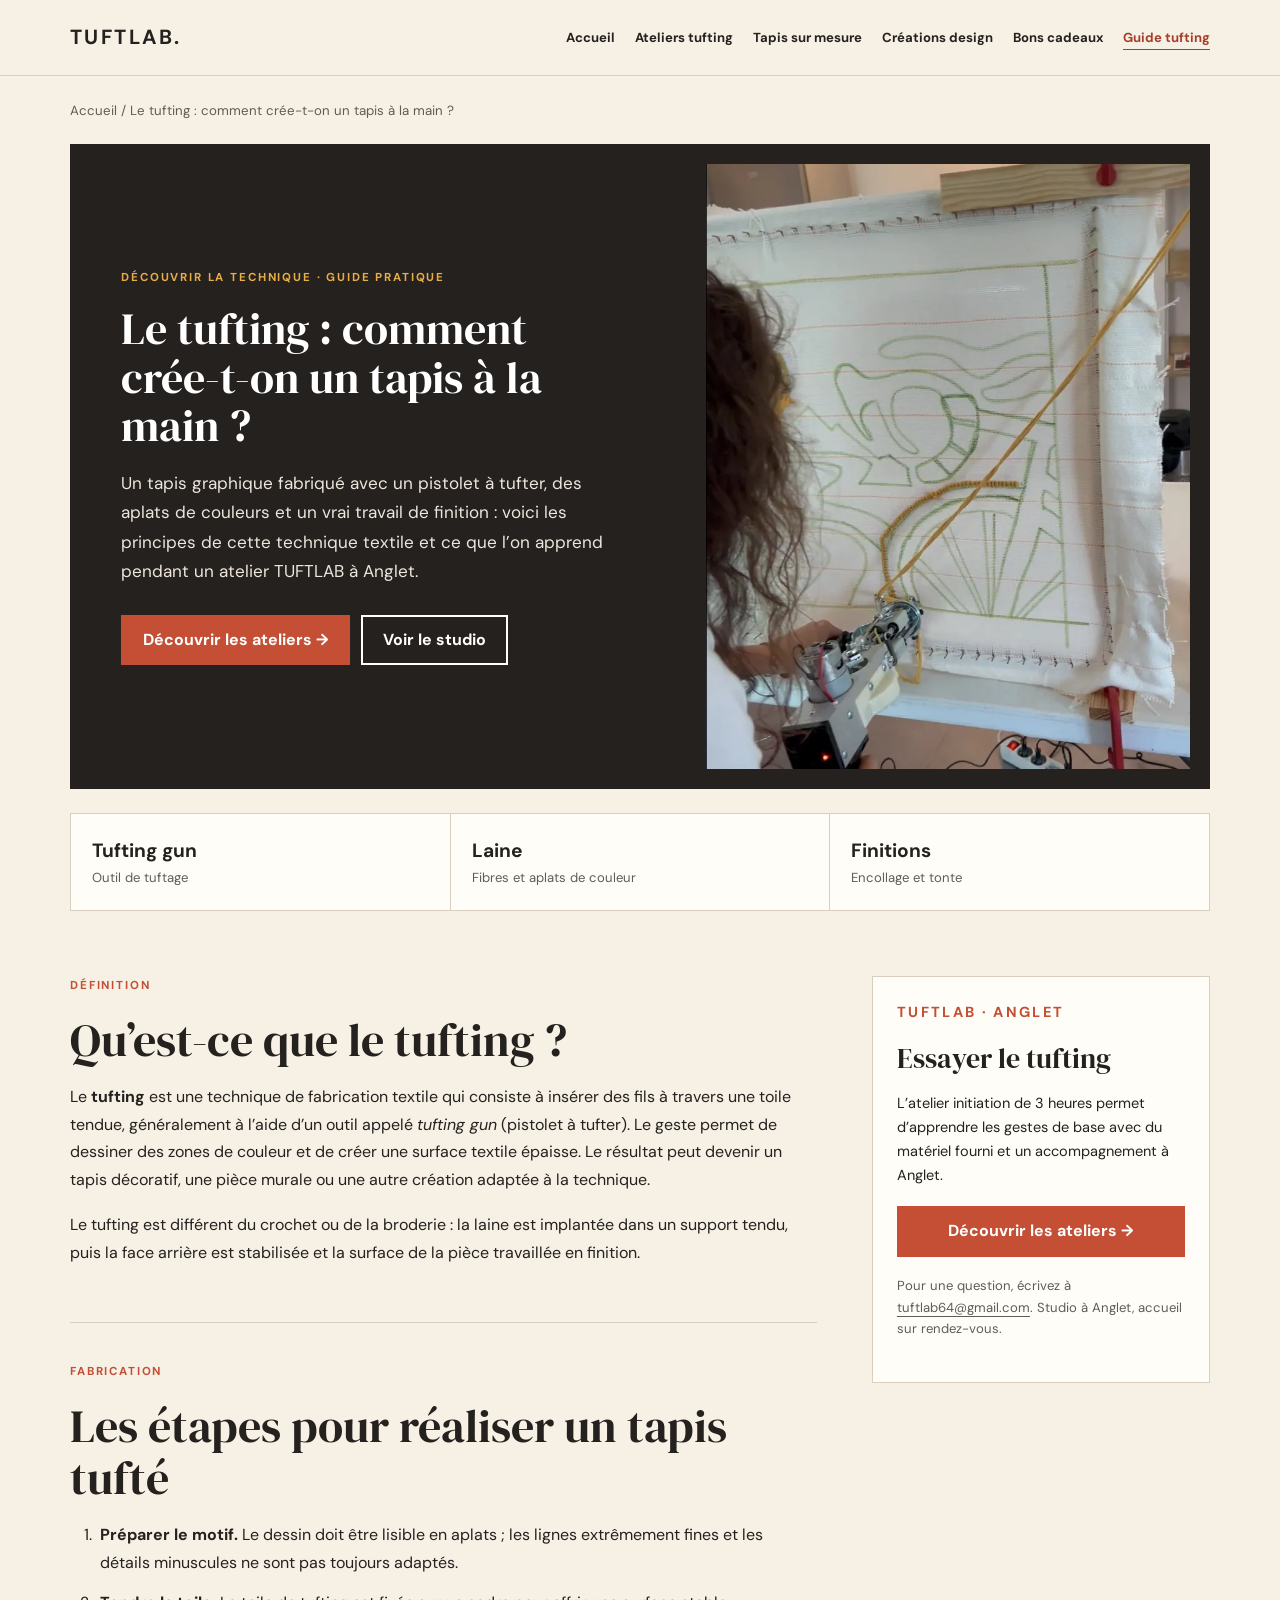
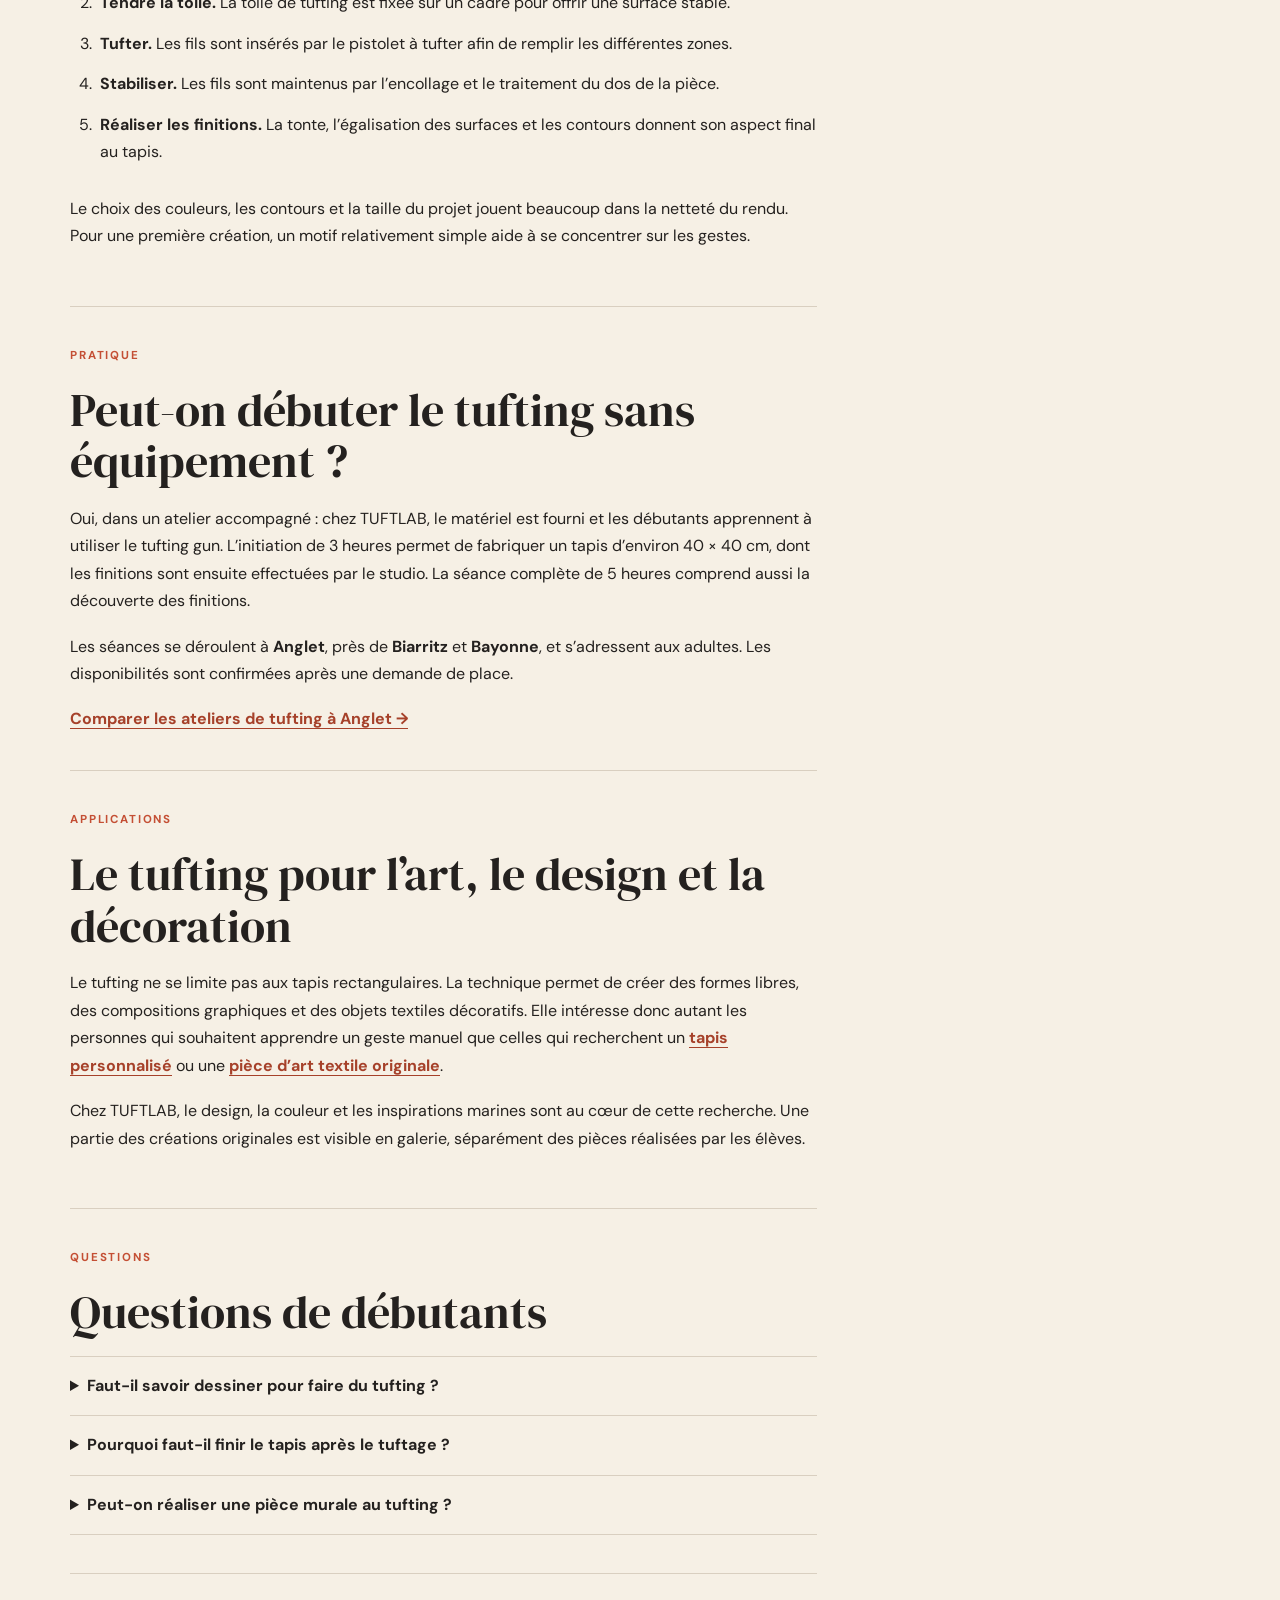
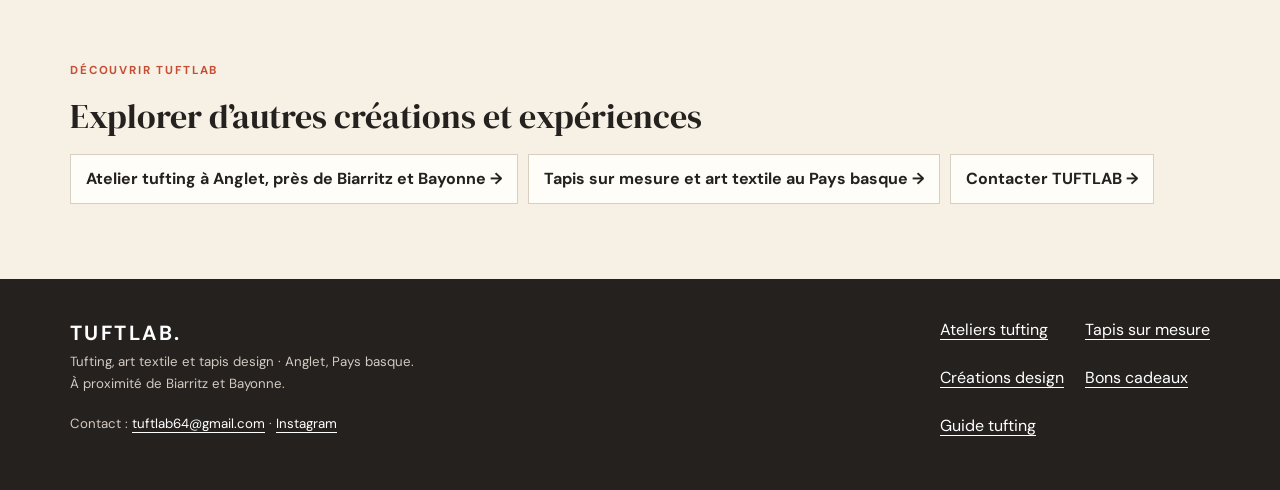
<file: guide-tufting/index.html>
<!doctype html><html lang="fr"><head><meta charset="utf-8"><meta name="viewport" content="width=device-width,initial-scale=1"><title>Qu’est-ce que le tufting ? Technique, tapis, atelier | TUFTLAB Anglet</title><meta name="description" content="Comprendre le tufting : matériel, étapes de création d’un tapis, finitions et conseils pour débuter. Découvrez les ateliers TUFTLAB à Anglet au Pays basque."><link rel="canonical" href="https://tuftlab.fr/guide-tufting/"><meta name="robots" content="index,follow,max-image-preview:large"><meta name="theme-color" content="#24211f"><meta property="og:type" content="website"><meta property="og:locale" content="fr_FR"><meta property="og:site_name" content="TUFTLAB"><meta property="og:title" content="Qu’est-ce que le tufting ? Technique, tapis, atelier | TUFTLAB Anglet"><meta property="og:description" content="Comprendre le tufting : matériel, étapes de création d’un tapis, finitions et conseils pour débuter. Découvrez les ateliers TUFTLAB à Anglet au Pays basque."><meta property="og:url" content="https://tuftlab.fr/guide-tufting/"><meta property="og:image" content="https://tuftlab.fr/assets/partage-tuftlab.jpg"><meta name="twitter:card" content="summary_large_image"><link href="https://fonts.googleapis.com" rel="preconnect"><link href="https://fonts.gstatic.com" crossorigin rel="preconnect"><link href="https://fonts.googleapis.com/css2?family=DM+Sans:wght@400;500;600;700&amp;family=DM+Serif+Display:ital@0;1&amp;display=swap" rel="stylesheet"><link href="/assets/seo-pages.css" rel="stylesheet"><script type="application/ld+json">{"@context":"https://schema.org","@graph":[{"@type":"WebPage","@id":"https://tuftlab.fr/guide-tufting/#webpage","url":"https://tuftlab.fr/guide-tufting/","name":"Qu’est-ce que le tufting ? Technique, tapis, atelier | TUFTLAB Anglet","description":"Comprendre le tufting : matériel, étapes de création d’un tapis, finitions et conseils pour débuter. Découvrez les ateliers TUFTLAB à Anglet au Pays basque.","inLanguage":"fr-FR","isPartOf":{"@id":"https://tuftlab.fr/#website"},"about":{"@id":"https://tuftlab.fr/#organization"},"breadcrumb":{"@id":"https://tuftlab.fr/guide-tufting/#breadcrumb"}},{"@type":"BreadcrumbList","@id":"https://tuftlab.fr/guide-tufting/#breadcrumb","itemListElement":[{"@type":"ListItem","position":1,"name":"Accueil","item":"https://tuftlab.fr/"},{"@type":"ListItem","position":2,"name":"Le tufting : comment crée-t-on un tapis à la main ?","item":"https://tuftlab.fr/guide-tufting/"}]},{"@type":"Service","@id":"https://tuftlab.fr/guide-tufting/#service","name":"Découverte et enseignement du tufting","provider":{"@id":"https://tuftlab.fr/#organization"},"url":"https://tuftlab.fr/guide-tufting/","areaServed":[{"@type":"City","name":"Anglet"},{"@type":"City","name":"Biarritz"},{"@type":"City","name":"Bayonne"}]}]}</script></head><body><a href="#contenu" class="skip">Aller au contenu</a><header class="header"><div class="wrap header-row"><a class="logo" href="/" aria-label="TUFTLAB — Accueil">TUFTLAB.</a><button class="menu" id="menu" aria-controls="navigation" aria-expanded="false" type="button">Menu ☰</button><nav id="navigation" class="nav" aria-label="Navigation principale"><a href="/">Accueil</a><a href="/ateliers-tufting/">Ateliers tufting</a><a href="/tapis-sur-mesure/">Tapis sur mesure</a><a href="/creations-textiles/">Créations design</a><a href="/bons-cadeaux-tufting/">Bons cadeaux</a><a href="/guide-tufting/" aria-current="page">Guide tufting</a></nav></div></header><main id="contenu" class="wrap"><nav class="bread" aria-label="Fil d’Ariane"><a href="/">Accueil</a> / Le tufting : comment crée-t-on un tapis à la main ?</nav><div class="hero"><div class="hero-text"><p class="eyebrow">Découvrir la technique · Guide pratique</p><h1>Le tufting : comment crée-t-on un tapis à la main ?</h1><p class="lead">Un tapis graphique fabriqué avec un pistolet à tufter, des aplats de couleurs et un vrai travail de finition : voici les principes de cette technique textile et ce que l’on apprend pendant un atelier TUFTLAB à Anglet.</p><div class="hero-actions"><a class="btn" href="/ateliers-tufting/">Découvrir les ateliers →</a><a class="btn btn-light" href="/">Voir le studio</a></div></div><div class="hero-media"><img src="/assets/atelier-participante-pistolet.webp" alt="Utilisation du tufting gun pour réaliser un motif textile en atelier TUFTLAB" width="750" height="630" fetchpriority="high" decoding="async"></div></div><div class="facts"><div class="fact"><strong>Tufting gun</strong><span>Outil de tuftage</span></div><div class="fact"><strong>Laine</strong><span>Fibres et aplats de couleur</span></div><div class="fact"><strong>Finitions</strong><span>Encollage et tonte</span></div></div><div class="main-grid"><div class="content"><section class="content-block"><p class="eyebrow">Définition</p><h2>Qu’est-ce que le tufting ?</h2><p>Le <strong>tufting</strong> est une technique de fabrication textile qui consiste à insérer des fils à travers une toile tendue, généralement à l’aide d’un outil appelé <em>tufting gun</em> (pistolet à tufter). Le geste permet de dessiner des zones de couleur et de créer une surface textile épaisse. Le résultat peut devenir un tapis décoratif, une pièce murale ou une autre création adaptée à la technique.</p><p>Le tufting est différent du crochet ou de la broderie : la laine est implantée dans un support tendu, puis la face arrière est stabilisée et la surface de la pièce travaillée en finition.</p></section>
<section class="content-block"><p class="eyebrow">Fabrication</p><h2>Les étapes pour réaliser un tapis tufté</h2><ol class="steps"><li><strong>Préparer le motif.</strong> Le dessin doit être lisible en aplats ; les lignes extrêmement fines et les détails minuscules ne sont pas toujours adaptés.</li><li><strong>Tendre la toile.</strong> La toile de tufting est fixée sur un cadre pour offrir une surface stable.</li><li><strong>Tufter.</strong> Les fils sont insérés par le pistolet à tufter afin de remplir les différentes zones.</li><li><strong>Stabiliser.</strong> Les fils sont maintenus par l’encollage et le traitement du dos de la pièce.</li><li><strong>Réaliser les finitions.</strong> La tonte, l’égalisation des surfaces et les contours donnent son aspect final au tapis.</li></ol><p>Le choix des couleurs, les contours et la taille du projet jouent beaucoup dans la netteté du rendu. Pour une première création, un motif relativement simple aide à se concentrer sur les gestes.</p></section>
<section class="content-block"><p class="eyebrow">Pratique</p><h2>Peut-on débuter le tufting sans équipement ?</h2><p>Oui, dans un atelier accompagné : chez TUFTLAB, le matériel est fourni et les débutants apprennent à utiliser le tufting gun. L’initiation de 3 heures permet de fabriquer un tapis d’environ 40 × 40 cm, dont les finitions sont ensuite effectuées par le studio. La séance complète de 5 heures comprend aussi la découverte des finitions.</p><p>Les séances se déroulent à <strong>Anglet</strong>, près de <strong>Biarritz</strong> et <strong>Bayonne</strong>, et s’adressent aux adultes. Les disponibilités sont confirmées après une demande de place.</p><a class="textlink" href="/ateliers-tufting/">Comparer les ateliers de tufting à Anglet →</a></section>
<section class="content-block"><p class="eyebrow">Applications</p><h2>Le tufting pour l’art, le design et la décoration</h2><p>Le tufting ne se limite pas aux tapis rectangulaires. La technique permet de créer des formes libres, des compositions graphiques et des objets textiles décoratifs. Elle intéresse donc autant les personnes qui souhaitent apprendre un geste manuel que celles qui recherchent un <a href="/tapis-sur-mesure/">tapis personnalisé</a> ou une <a href="/creations-textiles/">pièce d’art textile originale</a>.</p><p>Chez TUFTLAB, le design, la couleur et les inspirations marines sont au cœur de cette recherche. Une partie des créations originales est visible en galerie, séparément des pièces réalisées par les élèves.</p></section>
<section class="content-block"><p class="eyebrow">Questions</p><h2>Questions de débutants</h2><details><summary>Faut-il savoir dessiner pour faire du tufting ?</summary><p>Non. Pour commencer, il est surtout utile de choisir un motif dont les contours et les aplats conviennent à la technique.</p></details><details><summary>Pourquoi faut-il finir le tapis après le tuftage ?</summary><p>Les finitions servent notamment à stabiliser les fibres et à soigner le relief, les bords et la surface visible.</p></details><details><summary>Peut-on réaliser une pièce murale au tufting ?</summary><p>Oui, le tufting peut être utilisé pour créer une décoration murale textile, selon le support et les finitions adaptés.</p></details></section></div><aside class="aside"><p class="eyebrow">TUFTLAB · Anglet</p><h2>Essayer le tufting</h2><p>L’atelier initiation de 3 heures permet d’apprendre les gestes de base avec du matériel fourni et un accompagnement à Anglet.</p><a class="btn" href="/ateliers-tufting/">Découvrir les ateliers →</a><p class="aside-sub">Pour une question, écrivez à <a href="mailto:tuftlab64@gmail.com">tuftlab64@gmail.com</a>. Studio à Anglet, accueil sur rendez-vous.</p></aside></div><section class="more" aria-label="Pour aller plus loin"><p class="eyebrow">Découvrir TUFTLAB</p><h2>Explorer d’autres créations et expériences</h2><div class="more-links"><a href="/ateliers-tufting/">Atelier tufting à Anglet, près de Biarritz et Bayonne →</a><a href="/tapis-sur-mesure/">Tapis sur mesure et art textile au Pays basque →</a><a href="/#contact">Contacter TUFTLAB →</a></div></section></main><footer class="footer"><div class="wrap foot-grid"><div><a class="logo" href="/">TUFTLAB.</a><p class="small">Tufting, art textile et tapis design · Anglet, Pays basque.<br>À proximité de Biarritz et Bayonne.</p><p class="small">Contact : <a href="mailto:tuftlab64@gmail.com">tuftlab64@gmail.com</a> · <a href="https://www.instagram.com/tuftlab64/" target="_blank" rel="noopener noreferrer">Instagram</a></p></div><div class="footlinks"><a href="/ateliers-tufting/">Ateliers tufting</a><a href="/tapis-sur-mesure/">Tapis sur mesure</a><a href="/creations-textiles/">Créations design</a><a href="/bons-cadeaux-tufting/">Bons cadeaux</a><a href="/guide-tufting/">Guide tufting</a></div></div></footer><script>const b=document.getElementById('menu'),n=document.getElementById('navigation');b?.addEventListener('click',()=>{const open=n.classList.toggle('open');b.setAttribute('aria-expanded',String(open));});n?.querySelectorAll('a').forEach(a=>a.addEventListener('click',()=>{n.classList.remove('open');b.setAttribute('aria-expanded','false')}));</script></body></html>
</file>
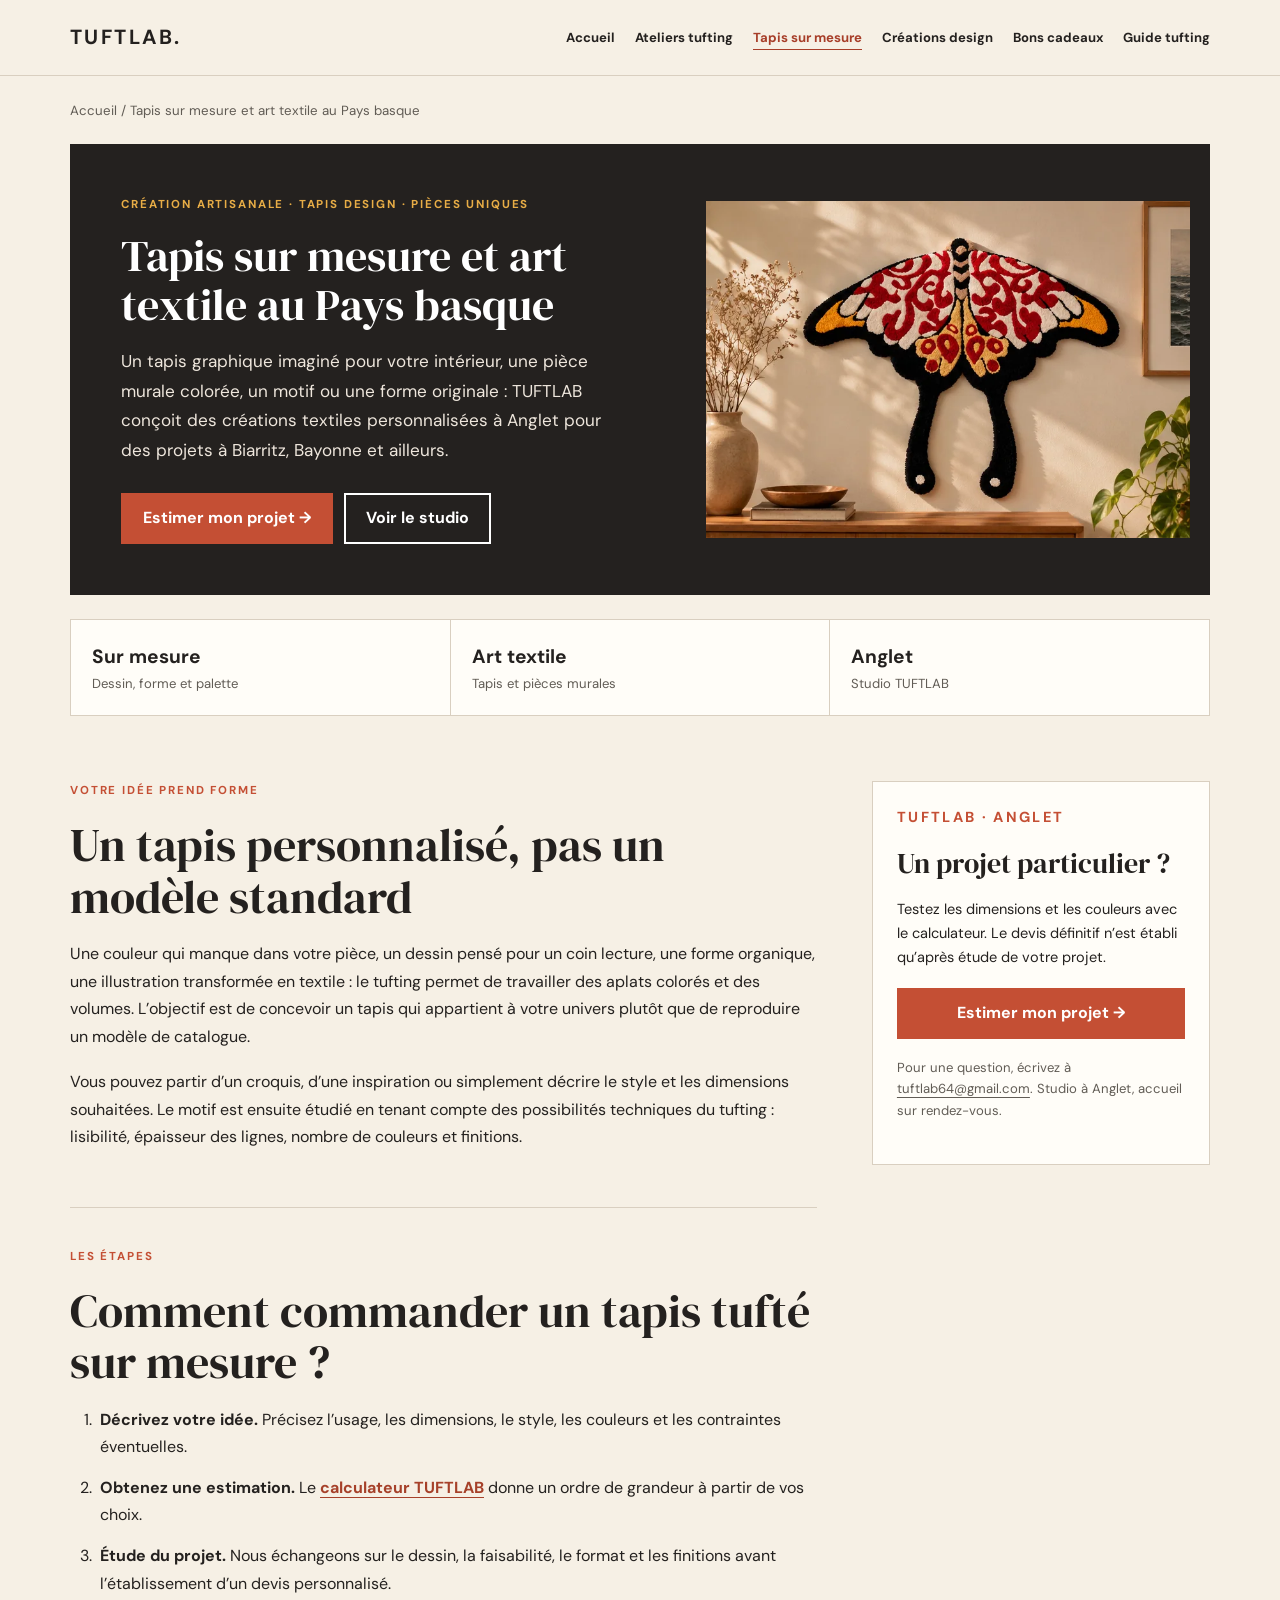
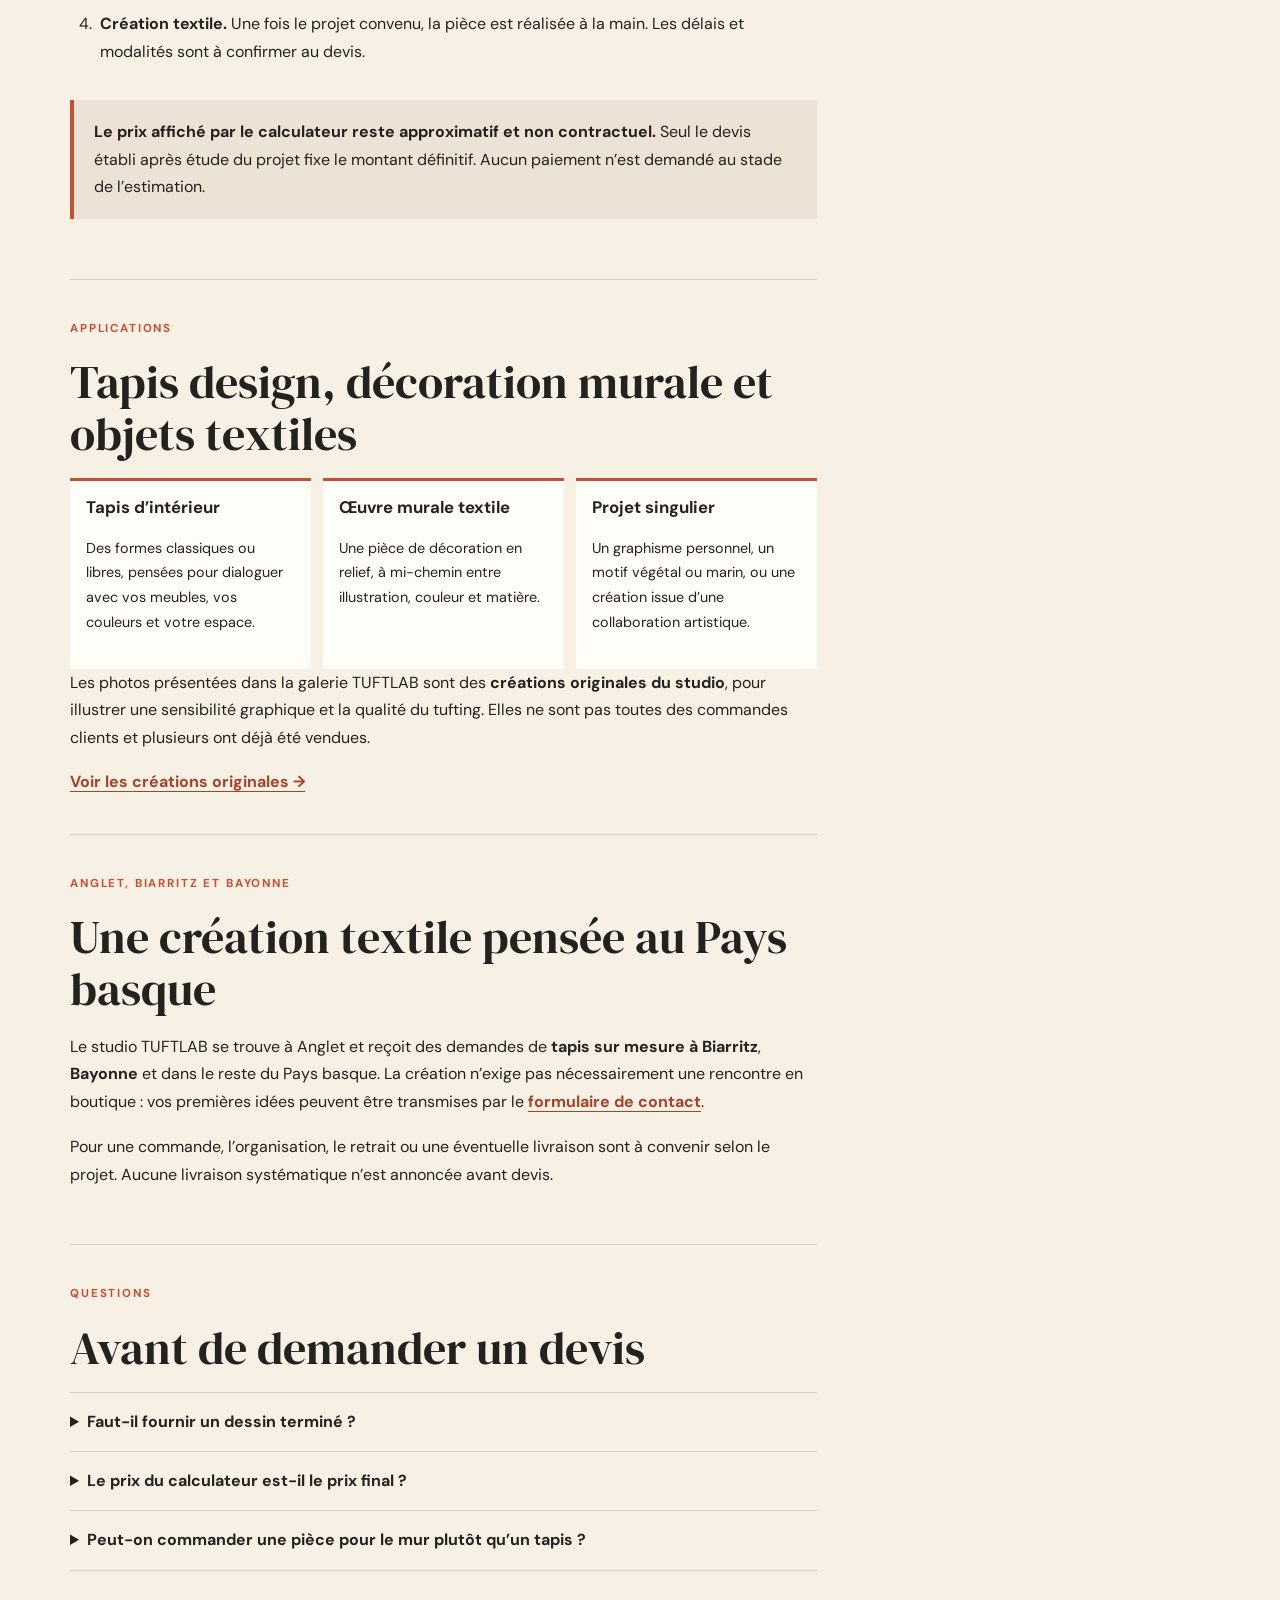
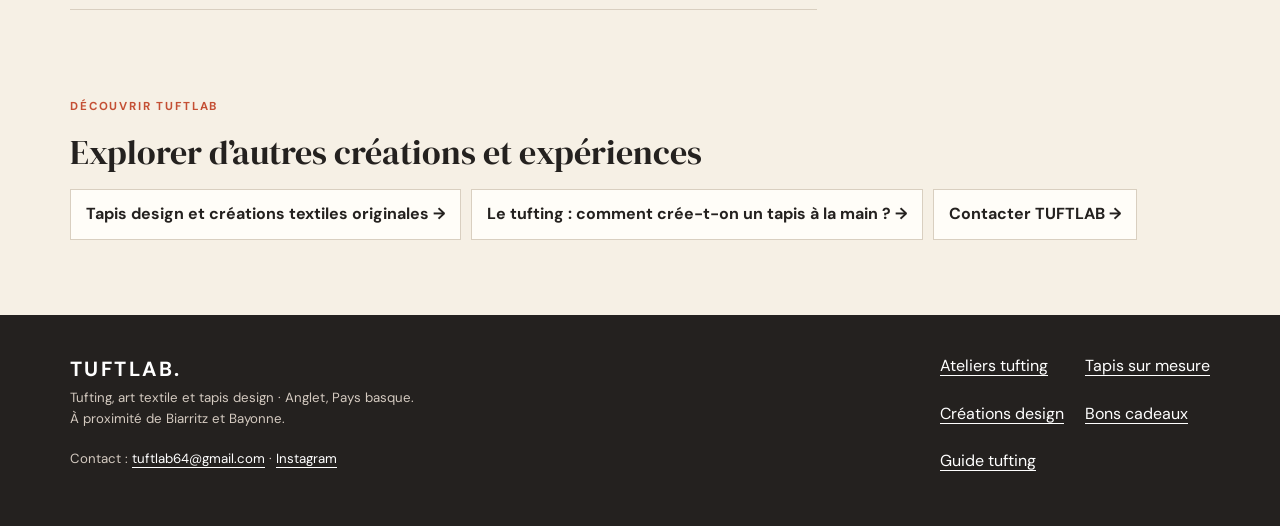
<file: tapis-sur-mesure/index.html>
<!doctype html><html lang="fr"><head><meta charset="utf-8"><meta name="viewport" content="width=device-width,initial-scale=1"><title>Tapis sur mesure et tufting design | Anglet, Biarritz, Bayonne – TUFTLAB</title><meta name="description" content="Tapis personnalisés, pièces murales en tufting et créations textiles sur mesure au Pays basque. Projet étudié à Anglet pour Biarritz, Bayonne et alentours."><link rel="canonical" href="https://tuftlab.fr/tapis-sur-mesure/"><meta name="robots" content="index,follow,max-image-preview:large"><meta name="theme-color" content="#24211f"><meta property="og:type" content="website"><meta property="og:locale" content="fr_FR"><meta property="og:site_name" content="TUFTLAB"><meta property="og:title" content="Tapis sur mesure et tufting design | Anglet, Biarritz, Bayonne – TUFTLAB"><meta property="og:description" content="Tapis personnalisés, pièces murales en tufting et créations textiles sur mesure au Pays basque. Projet étudié à Anglet pour Biarritz, Bayonne et alentours."><meta property="og:url" content="https://tuftlab.fr/tapis-sur-mesure/"><meta property="og:image" content="https://tuftlab.fr/assets/partage-tuftlab.jpg"><meta name="twitter:card" content="summary_large_image"><link href="https://fonts.googleapis.com" rel="preconnect"><link href="https://fonts.gstatic.com" crossorigin rel="preconnect"><link href="https://fonts.googleapis.com/css2?family=DM+Sans:wght@400;500;600;700&amp;family=DM+Serif+Display:ital@0;1&amp;display=swap" rel="stylesheet"><link href="/assets/seo-pages.css" rel="stylesheet"><script type="application/ld+json">{"@context":"https://schema.org","@graph":[{"@type":"WebPage","@id":"https://tuftlab.fr/tapis-sur-mesure/#webpage","url":"https://tuftlab.fr/tapis-sur-mesure/","name":"Tapis sur mesure et tufting design | Anglet, Biarritz, Bayonne – TUFTLAB","description":"Tapis personnalisés, pièces murales en tufting et créations textiles sur mesure au Pays basque. Projet étudié à Anglet pour Biarritz, Bayonne et alentours.","inLanguage":"fr-FR","isPartOf":{"@id":"https://tuftlab.fr/#website"},"about":{"@id":"https://tuftlab.fr/#organization"},"breadcrumb":{"@id":"https://tuftlab.fr/tapis-sur-mesure/#breadcrumb"}},{"@type":"BreadcrumbList","@id":"https://tuftlab.fr/tapis-sur-mesure/#breadcrumb","itemListElement":[{"@type":"ListItem","position":1,"name":"Accueil","item":"https://tuftlab.fr/"},{"@type":"ListItem","position":2,"name":"Tapis sur mesure et art textile au Pays basque","item":"https://tuftlab.fr/tapis-sur-mesure/"}]},{"@type":"Service","@id":"https://tuftlab.fr/tapis-sur-mesure/#service","name":"Création de tapis et pièces textiles sur mesure","provider":{"@id":"https://tuftlab.fr/#organization"},"url":"https://tuftlab.fr/tapis-sur-mesure/","areaServed":[{"@type":"City","name":"Anglet"},{"@type":"City","name":"Biarritz"},{"@type":"City","name":"Bayonne"}]}]}</script></head><body><a href="#contenu" class="skip">Aller au contenu</a><header class="header"><div class="wrap header-row"><a class="logo" href="/" aria-label="TUFTLAB — Accueil">TUFTLAB.</a><button class="menu" id="menu" aria-controls="navigation" aria-expanded="false" type="button">Menu ☰</button><nav id="navigation" class="nav" aria-label="Navigation principale"><a href="/">Accueil</a><a href="/ateliers-tufting/">Ateliers tufting</a><a href="/tapis-sur-mesure/" aria-current="page">Tapis sur mesure</a><a href="/creations-textiles/">Créations design</a><a href="/bons-cadeaux-tufting/">Bons cadeaux</a><a href="/guide-tufting/">Guide tufting</a></nav></div></header><main id="contenu" class="wrap"><nav class="bread" aria-label="Fil d’Ariane"><a href="/">Accueil</a> / Tapis sur mesure et art textile au Pays basque</nav><div class="hero"><div class="hero-text"><p class="eyebrow">Création artisanale · Tapis design · Pièces uniques</p><h1>Tapis sur mesure et art textile au Pays basque</h1><p class="lead">Un tapis graphique imaginé pour votre intérieur, une pièce murale colorée, un motif ou une forme originale : TUFTLAB conçoit des créations textiles personnalisées à Anglet pour des projets à Biarritz, Bayonne et ailleurs.</p><div class="hero-actions"><a class="btn" href="/#calculateur-sur-mesure">Estimer mon projet →</a><a class="btn btn-light" href="/">Voir le studio</a></div></div><div class="hero-media"><img src="/assets/galerie-papillon.webp" alt="Papillon mural tufté réalisé par TUFTLAB, exemple du travail de couleurs et de formes" width="750" height="630" fetchpriority="high" decoding="async"></div></div><div class="facts"><div class="fact"><strong>Sur mesure</strong><span>Dessin, forme et palette</span></div><div class="fact"><strong>Art textile</strong><span>Tapis et pièces murales</span></div><div class="fact"><strong>Anglet</strong><span>Studio TUFTLAB</span></div></div><div class="main-grid"><div class="content"><section class="content-block"><p class="eyebrow">Votre idée prend forme</p><h2>Un tapis personnalisé, pas un modèle standard</h2><p>Une couleur qui manque dans votre pièce, un dessin pensé pour un coin lecture, une forme organique, une illustration transformée en textile : le tufting permet de travailler des aplats colorés et des volumes. L’objectif est de concevoir un tapis qui appartient à votre univers plutôt que de reproduire un modèle de catalogue.</p><p>Vous pouvez partir d’un croquis, d’une inspiration ou simplement décrire le style et les dimensions souhaitées. Le motif est ensuite étudié en tenant compte des possibilités techniques du tufting : lisibilité, épaisseur des lignes, nombre de couleurs et finitions.</p></section>
<section class="content-block"><p class="eyebrow">Les étapes</p><h2>Comment commander un tapis tufté sur mesure ?</h2><ol class="steps"><li><strong>Décrivez votre idée.</strong> Précisez l’usage, les dimensions, le style, les couleurs et les contraintes éventuelles.</li><li><strong>Obtenez une estimation.</strong> Le <a href="/#calculateur-sur-mesure">calculateur TUFTLAB</a> donne un ordre de grandeur à partir de vos choix.</li><li><strong>Étude du projet.</strong> Nous échangeons sur le dessin, la faisabilité, le format et les finitions avant l’établissement d’un devis personnalisé.</li><li><strong>Création textile.</strong> Une fois le projet convenu, la pièce est réalisée à la main. Les délais et modalités sont à confirmer au devis.</li></ol><p class="inline-note"><strong>Le prix affiché par le calculateur reste approximatif et non contractuel.</strong> Seul le devis établi après étude du projet fixe le montant définitif. Aucun paiement n’est demandé au stade de l’estimation.</p></section>
<section class="content-block"><p class="eyebrow">Applications</p><h2>Tapis design, décoration murale et objets textiles</h2><div class="three"><article><h3>Tapis d’intérieur</h3><p>Des formes classiques ou libres, pensées pour dialoguer avec vos meubles, vos couleurs et votre espace.</p></article><article><h3>Œuvre murale textile</h3><p>Une pièce de décoration en relief, à mi-chemin entre illustration, couleur et matière.</p></article><article><h3>Projet singulier</h3><p>Un graphisme personnel, un motif végétal ou marin, ou une création issue d’une collaboration artistique.</p></article></div><p>Les photos présentées dans la galerie TUFTLAB sont des <strong>créations originales du studio</strong>, pour illustrer une sensibilité graphique et la qualité du tufting. Elles ne sont pas toutes des commandes clients et plusieurs ont déjà été vendues.</p><a class="textlink" href="/creations-textiles/">Voir les créations originales →</a></section>
<section class="content-block"><p class="eyebrow">Anglet, Biarritz et Bayonne</p><h2>Une création textile pensée au Pays basque</h2><p>Le studio TUFTLAB se trouve à Anglet et reçoit des demandes de <strong>tapis sur mesure à Biarritz</strong>, <strong>Bayonne</strong> et dans le reste du Pays basque. La création n’exige pas nécessairement une rencontre en boutique : vos premières idées peuvent être transmises par le <a href="/#contact">formulaire de contact</a>.</p><p>Pour une commande, l’organisation, le retrait ou une éventuelle livraison sont à convenir selon le projet. Aucune livraison systématique n’est annoncée avant devis.</p></section>
<section class="content-block"><p class="eyebrow">Questions</p><h2>Avant de demander un devis</h2><details><summary>Faut-il fournir un dessin terminé ?</summary><p>Non. Un croquis, une palette ou une description suffisent pour ouvrir la discussion, puis le motif est adapté aux contraintes du tufting.</p></details><details><summary>Le prix du calculateur est-il le prix final ?</summary><p>Non. Il s’agit d’une estimation approximative. Le prix définitif dépend de l’étude du dessin, des dimensions, des couleurs, des finitions et des contraintes du projet.</p></details><details><summary>Peut-on commander une pièce pour le mur plutôt qu’un tapis ?</summary><p>Oui, les créations textiles murales font partie des projets que TUFTLAB peut étudier sur mesure.</p></details></section></div><aside class="aside"><p class="eyebrow">TUFTLAB · Anglet</p><h2>Un projet particulier ?</h2><p>Testez les dimensions et les couleurs avec le calculateur. Le devis définitif n’est établi qu’après étude de votre projet.</p><a class="btn" href="/#calculateur-sur-mesure">Estimer mon projet →</a><p class="aside-sub">Pour une question, écrivez à <a href="mailto:tuftlab64@gmail.com">tuftlab64@gmail.com</a>. Studio à Anglet, accueil sur rendez-vous.</p></aside></div><section class="more" aria-label="Pour aller plus loin"><p class="eyebrow">Découvrir TUFTLAB</p><h2>Explorer d’autres créations et expériences</h2><div class="more-links"><a href="/creations-textiles/">Tapis design et créations textiles originales →</a><a href="/guide-tufting/">Le tufting : comment crée-t-on un tapis à la main ? →</a><a href="/#contact">Contacter TUFTLAB →</a></div></section></main><footer class="footer"><div class="wrap foot-grid"><div><a class="logo" href="/">TUFTLAB.</a><p class="small">Tufting, art textile et tapis design · Anglet, Pays basque.<br>À proximité de Biarritz et Bayonne.</p><p class="small">Contact : <a href="mailto:tuftlab64@gmail.com">tuftlab64@gmail.com</a> · <a href="https://www.instagram.com/tuftlab64/" target="_blank" rel="noopener noreferrer">Instagram</a></p></div><div class="footlinks"><a href="/ateliers-tufting/">Ateliers tufting</a><a href="/tapis-sur-mesure/">Tapis sur mesure</a><a href="/creations-textiles/">Créations design</a><a href="/bons-cadeaux-tufting/">Bons cadeaux</a><a href="/guide-tufting/">Guide tufting</a></div></div></footer><script>const b=document.getElementById('menu'),n=document.getElementById('navigation');b?.addEventListener('click',()=>{const open=n.classList.toggle('open');b.setAttribute('aria-expanded',String(open));});n?.querySelectorAll('a').forEach(a=>a.addEventListener('click',()=>{n.classList.remove('open');b.setAttribute('aria-expanded','false')}));</script></body></html>
</file>
<file: assets/seo-pages.css>
:root{--ink:#24211f;--cream:#f6f0e5;--paper:#fffdf8;--terra:#c44f34;--muted:#615c55;--gold:#e8ad46;--line:#d9cfc0;--sage:#416f55}
*{box-sizing:border-box}html{scroll-behavior:smooth}body{margin:0;color:var(--ink);background:var(--cream);font:16px/1.65 'DM Sans',Arial,sans-serif}a{color:inherit;text-underline-offset:4px}button{font:inherit}h1,h2,h3,p{margin:0 0 18px}h1,h2{font-family:'DM Serif Display',Georgia,serif;font-weight:400;line-height:1.12}h1{font-size:clamp(2.7rem,5.4vw,4.8rem)}h2{font-size:clamp(2rem,3.6vw,3.05rem)}h3{font-size:1.25rem;line-height:1.25}img{max-width:100%;display:block}.wrap{width:min(1140px,calc(100% - 38px));margin:auto}.skip{position:absolute;left:-9999px}.skip:focus{left:12px;top:12px;z-index:99;background:white;padding:12px}.header{position:sticky;top:0;z-index:20;background:rgba(246,240,229,.97);border-bottom:1px solid var(--line)}.header-row{display:flex;align-items:center;min-height:75px;gap:22px;justify-content:space-between}.logo{font-size:1.28rem;letter-spacing:.12em;font-weight:700;text-decoration:none;white-space:nowrap}.nav{display:flex;gap:20px;align-items:center}.nav a{font-size:.82rem;font-weight:700;text-decoration:none}.nav a[aria-current=page]{color:#a73e29;text-decoration:underline;text-underline-offset:7px}.menu{display:none;background:transparent;border:1px solid var(--ink);padding:8px 13px}.bread{font-size:.83rem;color:var(--muted);padding:24px 0 0}.bread a{text-decoration:none}.eyebrow{font-size:.72rem;letter-spacing:.16em;text-transform:uppercase;font-weight:700;color:var(--terra)}.hero{display:grid;grid-template-columns:1.05fr .95fr;align-items:stretch;margin-top:22px;background:var(--ink);color:white;overflow:hidden}.hero-text{padding:clamp(30px,5vw,68px)}.hero .eyebrow{color:var(--gold)}.hero .lead{font-size:1.07rem;line-height:1.72;color:#eee6dc;max-width:560px}.hero-media{min-width:0;min-height:380px}.hero-media{display:flex;align-items:center;justify-content:center;background:var(--ink)}.hero-media img{display:block;width:100%;height:100%;max-height:520px;object-fit:contain;object-position:center center}.btn{display:inline-flex;justify-content:center;align-items:center;padding:13px 20px;min-height:48px;color:white;background:var(--terra);font-weight:700;text-decoration:none;border:2px solid transparent;line-height:1.3}.btn:hover{background:#a83f27}.btn-light{border-color:#fff;background:transparent}.btn-light:hover{background:white;color:var(--ink)}.hero-actions{display:flex;flex-wrap:wrap;gap:11px;margin-top:28px}.facts{display:grid;grid-template-columns:repeat(3,minmax(0,1fr));gap:1px;background:#d9cfc0;border:1px solid var(--line);margin:24px 0 65px}.fact{padding:21px;background:var(--paper)}.fact strong{display:block;font-size:1.2rem}.fact span{display:block;font-size:.82rem;color:var(--muted)}.main-grid{display:grid;grid-template-columns:minmax(0,1.9fr) minmax(230px,.86fr);gap:55px;align-items:start}.content-block{padding-bottom:38px;margin-bottom:39px;border-bottom:1px solid var(--line)}.content-block p,.content-block li{line-height:1.72}.content-block strong{font-weight:700}.content-block h2{max-width:760px}.content-block a:not(.btn){color:#a6412a;font-weight:700}.content-block p:not(.eyebrow){max-width:750px}.offer-grid{display:grid;grid-template-columns:repeat(2,minmax(0,1fr));gap:14px;margin:22px 0}.offer{background:var(--paper);border:1px solid var(--line);padding:24px}.offer h3{font-size:1.36rem}.offer-price{font-size:1.7rem;color:#a93f29;font-family:'DM Serif Display',serif}.steps{padding-left:26px}.steps li{padding:0 0 13px 4px}.inline-note{background:#ece2d5;border-left:4px solid var(--terra);padding:18px 20px;margin:22px 0;line-height:1.65}.three{display:grid;grid-template-columns:repeat(3,1fr);gap:12px}.three article{padding:16px;background:var(--paper);border-top:3px solid var(--terra)}.three h3{font-size:1.05rem}.three p{font-size:.9rem}.aside{position:sticky;top:100px;background:var(--paper);border:1px solid var(--line);padding:24px}.aside h2{font-size:1.75rem}.aside p{font-size:.91rem}.aside .btn{width:100%}.aside .aside-sub{margin-top:18px;font-size:.82rem;color:var(--muted)}details{border-top:1px solid var(--line);padding:16px 0}details:last-child{border-bottom:1px solid var(--line)}summary{font-weight:700;cursor:pointer}details p{margin-top:12px}.gallery-mini{display:grid;grid-template-columns:repeat(3,1fr);gap:9px;margin:22px 0}.gallery-mini img{height:170px;width:100%;object-fit:contain;object-position:center center;background:#eee8df}.gallery-mini figcaption{font-size:.8rem;font-weight:700;padding:8px}.gallery-mini figure{margin:0;background:var(--paper)}.more{padding:48px 0 65px}.more h2{font-size:2.1rem}.more-links{display:flex;gap:10px;flex-wrap:wrap}.more-links a{background:var(--paper);border:1px solid var(--line);padding:11px 15px;text-decoration:none;font-weight:700}.footer{background:var(--ink);color:white;padding:38px 0;margin-top:10px}.foot-grid{display:flex;flex-wrap:wrap;justify-content:space-between;gap:32px}.footer a{color:white}.footlinks{display:grid;grid-template-columns:1fr 1fr;gap:8px 20px}.small{font-size:.83rem;color:#d4cac0}a:focus-visible,button:focus-visible,summary:focus-visible{outline:3px solid var(--gold);outline-offset:4px}
@media(max-width:1000px){.nav{gap:11px}.nav a{font-size:.73rem}.main-grid{gap:26px}}@media(max-width:750px){.header-row{min-height:65px}.menu{display:block}.nav{display:none;position:absolute;top:65px;left:0;right:0;flex-direction:column;align-items:stretch;background:var(--cream);padding:18px 22px;box-shadow:0 12px 18px #0001}.nav.open{display:flex}.nav a{font-size:.95rem}.hero{grid-template-columns:1fr}.hero-media{grid-row:1;height:280px;min-height:0}.hero-text{padding:27px 22px 35px}.facts{margin-bottom:37px}.main-grid{grid-template-columns:1fr}.aside{position:static;grid-row:1}.offer-grid,.three{grid-template-columns:1fr}.gallery-mini img{height:120px}}@media(max-width:480px){.facts{grid-template-columns:1fr}.fact{padding:11px 18px}.footlinks{grid-template-columns:1fr}.gallery-mini{grid-template-columns:1fr 1fr}.gallery-mini figure:last-child{display:none}}@media(prefers-reduced-motion:reduce){html{scroll-behavior:auto}}

/* Photos entieres sur toutes les pages SEO, sans couper les bords. */
@media(max-width:750px){.hero-media img{max-height:280px;object-fit:contain}}

/* TUFTLAB / Direction artistique responsive — visuels integres et proportionnels */
.hero{grid-template-columns:minmax(0,1.08fr) minmax(0,.92fr);align-items:center}
.hero-text{min-width:0;padding:clamp(28px,4vw,54px)}
.hero-text h1{font-size:clamp(2.35rem,3.45vw,3.7rem);line-height:1.1;overflow-wrap:normal;hyphens:auto}
.hero-media{min-width:0;min-height:0;height:auto;display:flex;align-items:center;justify-content:center;padding:20px;background:#24211f}
.hero-media img{display:block;width:100%;height:auto;max-height:none;object-fit:contain;object-position:center;aspect-ratio:auto}
.gallery-mini img{width:100%;height:auto;aspect-ratio:4/3;object-fit:contain;background:#eee8df}
@media(max-width:900px){.hero{grid-template-columns:1fr}.hero-text{padding:32px}.hero-media{padding:10px 25px 27px}.hero-media img{height:auto;max-height:none}}
@media(max-width:750px){.hero{grid-template-columns:1fr}.hero-media{grid-row:auto;height:auto;min-height:0;padding:0 18px 22px}.hero-media img{height:auto;max-height:none}.hero-text{padding:28px 22px}.hero-text h1{font-size:clamp(2.1rem,8vw,3.2rem)}.gallery-mini img{height:auto}}
/* Bons cadeaux : un editorial simple et des visuels sans rognage */
body.page-gift .gift-hero{display:block;background:#24211f;color:#fff;border-radius:0}
body.page-gift .gift-hero .hero-text{max-width:100%;padding:clamp(32px,5vw,64px);text-align:left}
body.page-gift .gift-hero h1{max-width:920px;font-size:clamp(2.35rem,4vw,4.25rem);line-height:1.11}
body.page-gift .gift-hero .lead{max-width:740px}
body.page-gift .gift-visuals{display:grid;grid-template-columns:repeat(2,minmax(0,1fr));gap:22px;margin:26px 0 26px}
body.page-gift .gift-visuals figure{margin:0;min-width:0;background:var(--paper);border:1px solid var(--line);overflow:hidden}
body.page-gift .gift-visuals img{display:block;width:100%;height:auto;aspect-ratio:1500/999;object-fit:contain;object-position:center;background:#211f21}
body.page-gift .gift-visuals figcaption{padding:14px 18px;font-size:.95rem;font-weight:700;display:flex;align-items:center;justify-content:space-between;gap:12px}
body.page-gift .gift-visuals figcaption span{color:#a8432b;white-space:nowrap}
body.page-gift .facts{margin-bottom:46px}
@media(max-width:750px){body.page-gift .gift-visuals{grid-template-columns:1fr;gap:16px;margin:18px 0 24px}body.page-gift .gift-hero .hero-text{padding:30px 23px}body.page-gift .gift-visuals figcaption{padding:12px 15px}}

/* Mise en avant mesurée du Process complet */
.offer-grid .priority-offer{border:2px solid #b54f37;background:#fffdf8;box-shadow:0 14px 34px rgba(36,33,31,.10);padding:clamp(24px,3vw,37px)}
.priority-tag{display:inline-block;font-size:.72rem;font-weight:800;letter-spacing:.12em;color:#a43c28;margin-bottom:14px}
.offer-grid .priority-offer .offer-price{color:#a43c28}
@media(min-width:751px){.offer-grid{grid-template-columns:minmax(0,1.18fr) minmax(0,1fr)}}
</file>
